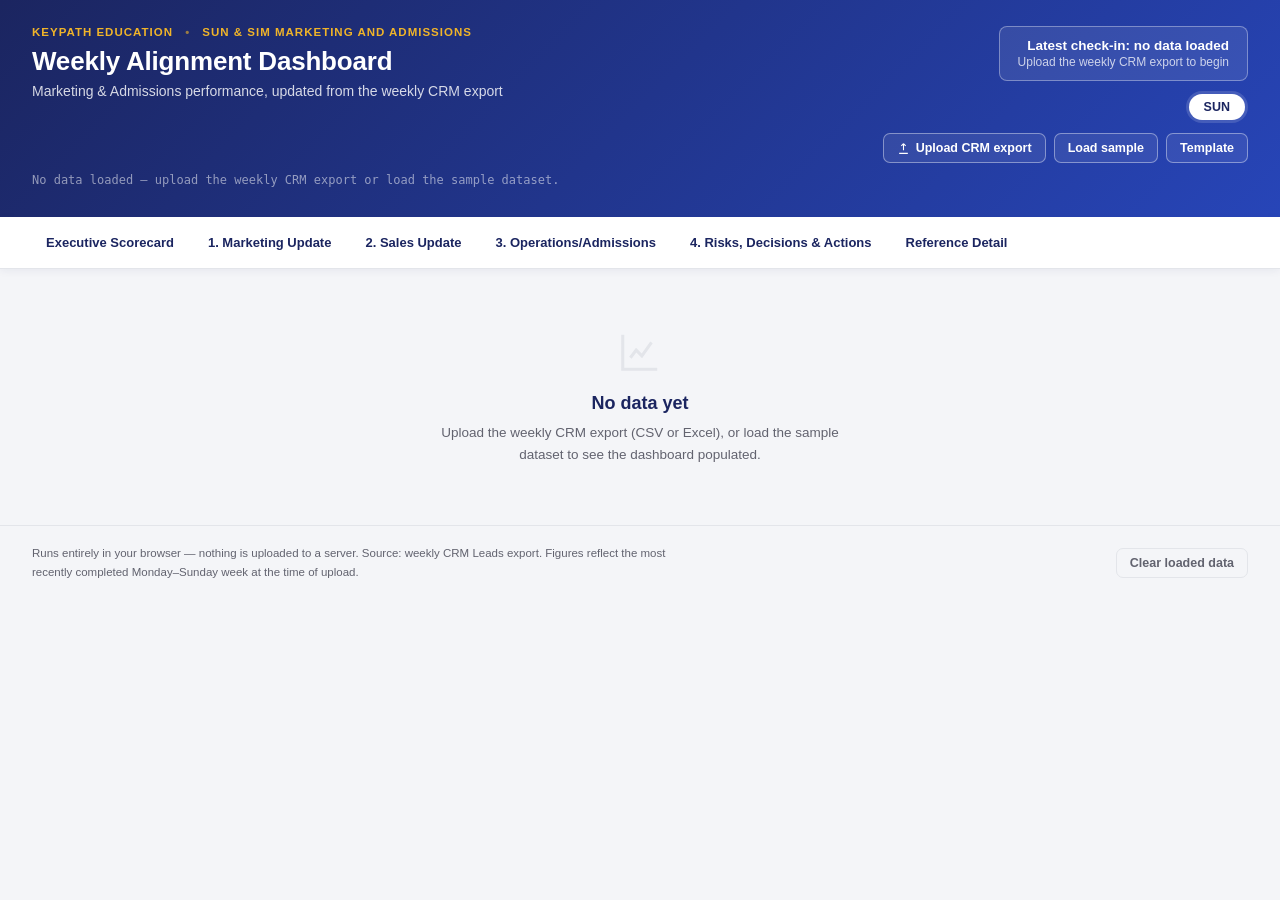
<file: alignmentdashboard.html>
<!DOCTYPE html>
<html lang="en">
<head>
<meta charset="UTF-8">
<meta name="viewport" content="width=device-width, initial-scale=1.0">
<title>SUN / SIM Weekly Alignment Dashboard</title>
<script src="chart.umd.js"></script>
<script src="papaparse.min.js"></script>
<script src="xlsx.full.min.js"></script>
<link rel="stylesheet" href="style.css">
</head>
<body>

<header class="header" id="topHeader">
  <div class="header-inner">
    <div>
      <p class="eyebrow">KEYPATH EDUCATION <span class="dot">&bull;</span> SUN &amp; SIM MARKETING AND ADMISSIONS</p>
      <h1>Weekly Alignment Dashboard</h1>
      <p class="subtitle">Marketing &amp; Admissions performance, updated from the weekly CRM export</p>
    </div>
    <div class="header-right">
      <div class="checkin-box">
        <div class="line1" id="latestCheckinLine">Latest check-in: no data loaded</div>
        <div class="line2" id="latestCheckinSub">Upload the weekly CRM export to begin</div>
      </div>
      <div class="entity-toggle" role="tablist" aria-label="Entity" id="entityToggle">
        <button class="entity-btn active" data-entity="SUN" role="tab" aria-selected="true">SUN</button>
      </div>
      <div class="header-controls">
        <label class="upload-btn">
          <input type="file" id="fileInput" accept=".csv,.xlsx,.xls" hidden>
          <svg width="13" height="13" viewBox="0 0 24 24" fill="none" stroke="currentColor" stroke-width="2"><path d="M12 3v12M12 3l-4 4M12 3l4 4M4 21h16"/></svg>
          Upload CRM export
        </label>
        <button class="ghost-btn" id="sampleBtn">Load sample</button>
        <a class="ghost-btn" id="templateBtn" href="sample_data.csv" download>Template</a>
      </div>
    </div>
  </div>
  <div class="status-bar empty" id="statusBar">No data loaded — upload the weekly CRM export or load the sample dataset.</div>
</header>

<nav class="tabnav-wrap">
  <div class="tabnav" id="tabNav">
    <a class="tab-link" href="#sec-scorecard">Executive Scorecard</a>
    <a class="tab-link" href="#sec-marketing">1. Marketing Update</a>
    <a class="tab-link" href="#sec-sales">2. Sales Update</a>
    <a class="tab-link" href="#sec-ops">3. Operations/Admissions</a>
    <a class="tab-link" href="#sec-risks">4. Risks, Decisions &amp; Actions</a>
    <a class="tab-link" href="#sec-reference">Reference Detail</a>
  </div>
</nav>

<main id="app" class="app hidden">

  <!-- ============ EXECUTIVE SCORECARD ============ -->
  <section class="block" id="sec-scorecard">
    <div class="section-title">
      <h2>Executive Scorecard</h2>
      <span class="meta">5 min &bull; current recruitment term at a glance</span>
    </div>
    <div class="score-row" id="execScorecard"></div>
  </section>

  <!-- ============ 1. MARKETING UPDATE ============ -->
  <section class="block">
    <div class="numbered-banner">
      <div class="left"><span class="badge">1</span><span class="title">Marketing Update</span></div>
      <span class="sub">10 min &bull; last week's lead volume, channels, intelligence &amp; risks</span>
    </div>
  </section>

  <section class="block" id="sec-marketing">
    <div class="section-title">
      <h2>Lead Volume &amp; Channel Performance</h2>
      <span class="meta" id="marketingWeekLabel">Last complete week</span>
    </div>
    <div class="kpi-row" id="kpiRow" aria-label="Key metrics"></div>
    <div class="panel" style="margin-top:16px;">
      <div class="panel-head"><h3>Weekly Leads Trend by Channel</h3></div>
      <div class="chart-wrap"><canvas id="chartChannel"></canvas></div>
    </div>
    <div class="two-col" style="margin-top:16px;">
      <div class="panel">
        <div class="panel-head"><h3>Share of Leads by Channel</h3><span class="panel-sub">Latest complete week</span></div>
        <div class="chart-wrap"><canvas id="chartDonut"></canvas></div>
      </div>
      <div class="panel">
        <div class="panel-head"><h3>Channel Totals</h3></div>
        <div class="table-wrap">
          <table id="channelTable">
            <thead><tr><th>Channel</th><th>Leads</th><th>Share</th></tr></thead>
            <tbody id="channelTableBody"></tbody>
          </table>
        </div>
      </div>
    </div>
    <div class="two-col" style="margin-top:16px;">
      <div class="block decision-box" style="margin:0;">
        <div class="eyebrow2">Market Intelligence &amp; Risks</div>
        <textarea id="marketingIntelNote" placeholder="What's happening in market, competitor moves, channel risks, anything the team should know before discussing performance."></textarea>
        <div class="hint">Saved locally in this browser.</div>
      </div>
      <div class="block decision-box" style="margin:0;">
        <div class="eyebrow2">Weekly Focus</div>
        <textarea id="marketingFocusNote" placeholder="This week's marketing focus or call-out."></textarea>
        <div class="hint">Saved locally in this browser.</div>
      </div>
    </div>
  </section>

  <!-- ============ 2. SALES UPDATE ============ -->
  <section class="block">
    <div class="numbered-banner">
      <div class="left"><span class="badge">2</span><span class="title">Sales Update</span></div>
      <span class="sub">15 min &bull; productivity, conversion, coaching &amp; pipeline movement</span>
    </div>
  </section>

  <section class="block" id="sec-sales">
    <div class="section-title">
      <h2>Productivity &amp; Conversion</h2>
      <span class="meta">Latest complete week &bull; click a column to sort</span>
    </div>
    <div class="panel">
      <div class="table-wrap">
        <table id="advisorTable">
          <thead>
            <tr>
              <th data-key="name">Advisor</th>
              <th data-key="Contacts">Contacts</th>
              <th data-key="ICs">ICs</th>
              <th data-key="cicRate">C&rarr;IC</th>
              <th data-key="ECs">ECs</th>
              <th data-key="icecRate">IC&rarr;EC</th>
              <th data-key="Apps">Apps</th>
              <th data-key="ecappRate">EC&rarr;App</th>
            </tr>
          </thead>
          <tbody id="advisorTableBody"></tbody>
        </table>
      </div>
    </div>
    <div class="two-col" style="margin-top:16px;">
      <div class="panel">
        <div class="panel-head"><h3>Pipeline Movement</h3><span class="panel-sub" id="funnelWeekLabel">Latest complete week</span></div>
        <div class="funnel-viz" id="funnelViz"></div>
      </div>
      <div class="panel">
        <div class="panel-head"><h3>Conversion Rates Over Time</h3></div>
        <div class="chart-wrap"><canvas id="chartRates"></canvas></div>
      </div>
    </div>
    <div class="two-col" style="margin-top:16px;">
      <div class="block decision-box" style="margin:0;">
        <div class="eyebrow2">Coaching Insights</div>
        <textarea id="salesCoachingNote" placeholder="Coaching themes, individual advisor notes, what's working / not working in calls."></textarea>
        <div class="hint">Saved locally in this browser.</div>
      </div>
      <div class="block decision-box" style="margin:0;">
        <div class="eyebrow2">Weekly Focus</div>
        <textarea id="salesFocusNote" placeholder="This week's sales/admissions focus or call-out."></textarea>
        <div class="hint">Saved locally in this browser.</div>
      </div>
    </div>
  </section>

  <!-- ============ 3. OPERATIONS / ADMISSIONS ============ -->
  <section class="block">
    <div class="numbered-banner">
      <div class="left"><span class="badge">3</span><span class="title">Operations / Admissions</span></div>
      <span class="sub">10 min &bull; processing capacity, turnaround times &amp; bottlenecks</span>
    </div>
  </section>

  <section class="block" id="sec-ops">
    <div class="section-title">
      <h2>Processing Capacity &amp; Turnaround</h2>
      <span class="meta">Open leads by stage &bull; average days between stages</span>
    </div>
    <div class="two-col">
      <div class="panel">
        <div class="panel-head"><h3>Backlog by Stage</h3><span class="panel-sub">Open leads currently waiting</span></div>
        <div id="backlogRow"></div>
      </div>
      <div class="panel">
        <div class="panel-head"><h3>Average Turnaround Time</h3></div>
        <div class="kpi-row" id="turnaroundRow" style="grid-template-columns:1fr;gap:10px;"></div>
      </div>
    </div>
    <div class="block decision-box" style="margin-top:16px;">
      <div class="eyebrow2">Operations Notes</div>
      <textarea id="opsNote" placeholder="Processing capacity issues, staffing constraints, enrolment bottlenecks."></textarea>
      <div class="hint">Saved locally in this browser.</div>
    </div>
  </section>

  <!-- ============ 4. RISKS, DECISIONS & ACTIONS ============ -->
  <section class="block">
    <div class="numbered-banner">
      <div class="left"><span class="badge">4</span><span class="title">Risks, Decisions &amp; Actions</span></div>
      <span class="sub">10&ndash;15 min &bull; cross-functional issues, decisions, owners &amp; deadlines</span>
    </div>
  </section>

  <section class="block" id="sec-risks">
    <div class="section-title">
      <h2>Risks, Decisions &amp; Actions Log</h2>
      <span class="meta">Saved locally in this browser</span>
    </div>
    <div class="panel">
      <div class="table-wrap">
        <table id="actionsTable">
          <thead><tr><th>Item</th><th>Type</th><th>Owner</th><th>Deadline</th><th>Status</th><th></th></tr></thead>
          <tbody id="actionsTableBody"></tbody>
        </table>
      </div>
      <button class="ghost-btn" id="addActionRow" style="margin-top:12px;border-color:var(--line);color:var(--navy);background:transparent;">+ Add row</button>
    </div>
  </section>

  <!-- ============ REFERENCE DETAIL ============ -->
  <section class="block">
    <div class="numbered-banner" style="background:var(--ink-soft);">
      <div class="left"><span class="badge" style="background:#fff;">i</span><span class="title">Reference Detail</span></div>
      <span class="sub">Supporting detail, not part of the standing agenda</span>
    </div>
  </section>

  <section class="block" id="sec-reference">
    <div class="section-title">
      <h2>Leads &amp; Applications by Program</h2>
      <span class="meta">Rolled-up totals, weekly</span>
    </div>
    <div class="panel">
      <div class="chart-wrap"><canvas id="chartProgram"></canvas></div>
    </div>

    <div class="section-title" style="margin-top:20px;">
      <h2>Program Detail</h2>
      <span class="meta">Latest complete week &bull; click a column to sort</span>
    </div>
    <div class="panel">
      <div class="table-wrap">
        <table id="programTable">
          <thead>
            <tr>
              <th data-key="name">Program</th>
              <th data-key="Leads">Leads</th>
              <th data-key="Applications">Applications</th>
              <th data-key="rate">Lead-to-App Rate</th>
            </tr>
          </thead>
          <tbody id="programTableBody"></tbody>
        </table>
      </div>
    </div>

    <div class="section-title" style="margin-top:20px;">
      <h2>Term Targets</h2>
      <span class="meta">Start Target &amp; conversion rate are manual — everything else pulls from Planned Term</span>
    </div>
    <div class="term-row" id="termTargetsRow"></div>

    <div class="section-title" style="margin-top:20px;">
      <h2>Traffic Light Analysis</h2>
      <span class="meta">Week-on-week status &bull; RAG</span>
    </div>
    <div class="traffic-legend">
      <span><span class="dot" style="background:var(--good)"></span>Green — healthy</span>
      <span><span class="dot" style="background:var(--amber)"></span>Amber — needs attention</span>
      <span><span class="dot" style="background:var(--bad)"></span>Red — critical</span>
    </div>
    <div class="rag-row" id="ragRow"></div>
  </section>

</main>

<section id="emptyState" class="empty-state">
  <div class="empty-inner">
    <svg width="46" height="46" viewBox="0 0 24 24" fill="none" stroke="currentColor" stroke-width="1.6"><path d="M3 3v18h18M7 15l3-4 3 3 5-7"/></svg>
    <h2>No data yet</h2>
    <p>Upload the weekly CRM export (CSV or Excel), or load the sample dataset to see the dashboard populated.</p>
  </div>
</section>

<footer class="footer">
  <p>Runs entirely in your browser — nothing is uploaded to a server. Source: weekly CRM Leads export. Figures reflect the most recently completed Monday&ndash;Sunday week at the time of upload.</p>
  <button class="ghost-btn" id="clearBtn">Clear loaded data</button>
</footer>

<script src="sample-data.js"></script>
<script src="app.js"></script>
</body>
</html>
</file>
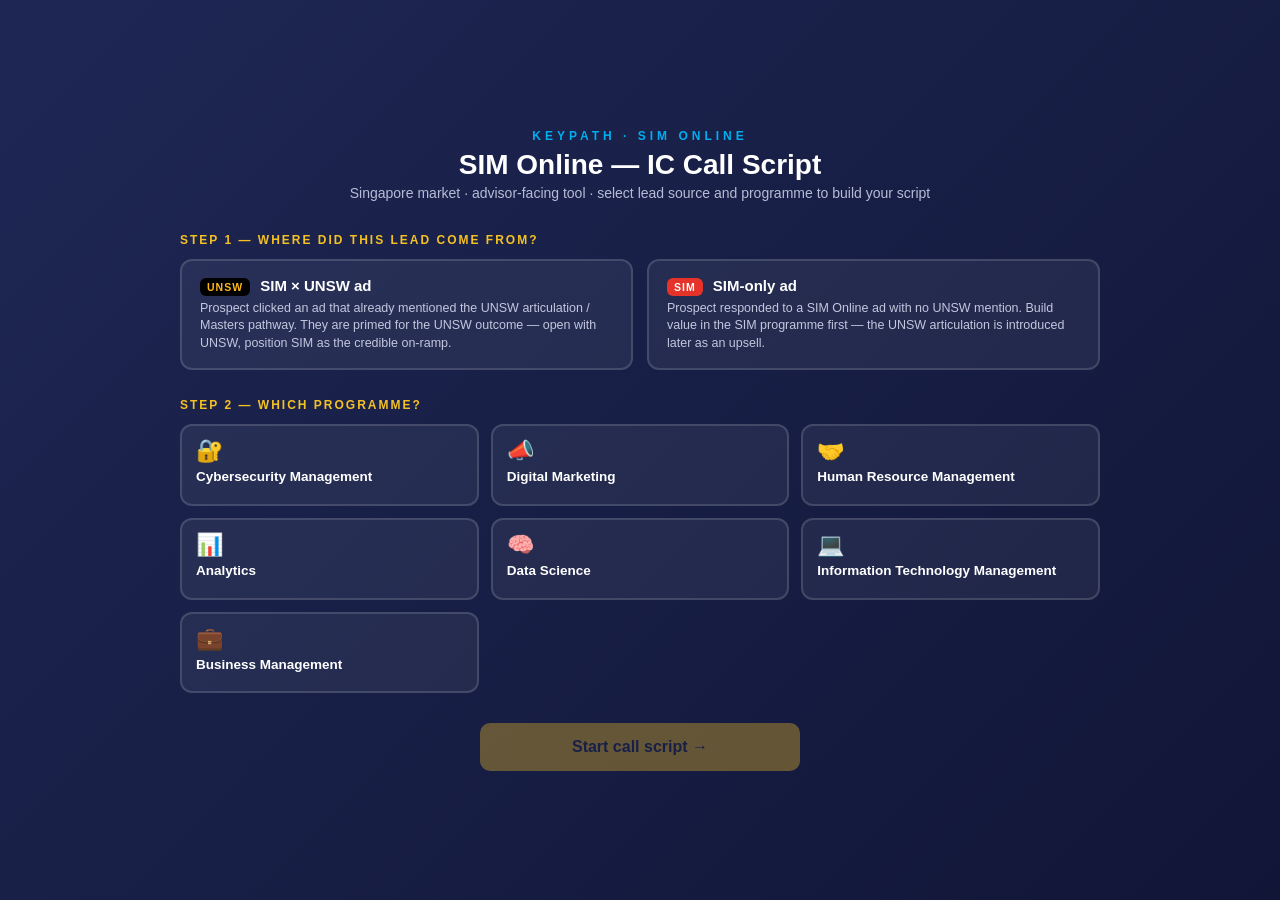
<file: SIM_IC_Call_Script.html>
<!DOCTYPE html>
<html lang="en">
<head>
<meta charset="UTF-8">
<meta name="viewport" content="width=device-width, initial-scale=1.0">
<title>SIM Online × UNSW — IC Call Script</title>
<style>
:root{
  --navy:#1E2754; --cyan:#00AEEF; --yellow:#F5C123; --red:#E63329;
  --navy-t:#2B356B; --ink:#1b2033; --sub:#5a6178; --bg:#f4f5f9; --card:#ffffff;
  --line:#e3e6ef; --unsw:#FFB81C; --unsw-d:#7a5c00;
}
*{box-sizing:border-box;}
body{margin:0;font-family:-apple-system,Segoe UI,Calibri,Arial,sans-serif;background:var(--bg);color:var(--ink);}
a{color:inherit;}
::-webkit-scrollbar{width:8px;} ::-webkit-scrollbar-thumb{background:#c7cbdb;border-radius:4px;}

/* ============ SELECT SCREEN ============ */
#selectScreen{
  position:fixed;inset:0;background:linear-gradient(135deg,var(--navy) 0%,#111637 100%);
  z-index:999;display:flex;flex-direction:column;align-items:center;justify-content:center;
  padding:30px 20px;overflow-y:auto;
}
.sel-wrap{max-width:920px;width:100%;color:#fff;}
.sel-brand{font-size:12px;letter-spacing:4px;color:var(--cyan);font-weight:700;text-align:center;margin-bottom:6px;}
.sel-title{font-size:28px;font-weight:800;text-align:center;margin-bottom:4px;}
.sel-sub{text-align:center;color:#b7bcd6;font-size:14px;margin-bottom:32px;}
.sel-block{margin-bottom:28px;}
.sel-label{font-size:12px;letter-spacing:2px;color:var(--yellow);font-weight:700;margin-bottom:12px;}
.ls-grid{display:grid;grid-template-columns:1fr 1fr;gap:14px;}
.ls-card{background:rgba(255,255,255,.06);border:2px solid rgba(255,255,255,.14);border-radius:12px;padding:16px 18px;cursor:pointer;transition:.15s;}
.ls-card:hover{border-color:var(--cyan);background:rgba(0,174,239,.1);}
.ls-card.active{border-color:var(--cyan);background:rgba(0,174,239,.16);}
.ls-card h4{margin:0 0 4px;font-size:15px;}
.logo-badge{display:inline-flex;align-items:center;justify-content:center;font-weight:800;font-size:10.5px;letter-spacing:1px;border-radius:6px;padding:3px 7px;margin-right:6px;vertical-align:middle;}
.logo-unsw{background:#000;color:var(--unsw);}
.logo-sim{background:var(--red);color:#fff;}
.ls-card p{margin:0;font-size:12.5px;color:#c3c7de;line-height:1.4;}
.prog-grid{display:grid;grid-template-columns:repeat(3,1fr);gap:12px;}
.prog-card{background:rgba(255,255,255,.06);border:2px solid rgba(255,255,255,.14);border-radius:12px;padding:14px;cursor:pointer;transition:.15s;text-align:left;}
.prog-card:hover{border-color:var(--yellow);}
.prog-card.active{border-color:var(--yellow);background:rgba(245,193,35,.14);}
.prog-card .tag{display:inline-block;font-size:9.5px;font-weight:700;letter-spacing:1px;background:var(--navy-t);color:#fff;padding:2px 7px;border-radius:20px;margin-bottom:6px;}
.prog-card h5{margin:0 0 4px;font-size:13.5px;line-height:1.3;}
.prog-icon{font-size:22px;margin-bottom:6px;line-height:1;}
.prog-card .meta{font-size:11px;color:#b7bcd6;}
.sel-start{display:block;width:100%;max-width:320px;margin:30px auto 0;background:var(--yellow);color:var(--navy);border:none;border-radius:10px;padding:15px;font-size:16px;font-weight:800;cursor:pointer;text-align:center;}
.sel-start:disabled{opacity:.35;cursor:not-allowed;}
.sel-start:not(:disabled):hover{background:#ffd450;}

/* ============ LAYOUT ============ */
#app{display:none;}
.layout{display:flex;min-height:100vh;}
.sidebar{
  width:250px;flex-shrink:0;background:var(--navy);color:#fff;position:fixed;top:0;bottom:0;left:0;
  overflow-y:auto;padding:18px 14px 30px;z-index:50;
}
.sb-brand{font-size:11px;letter-spacing:3px;color:var(--cyan);font-weight:700;margin-bottom:2px;}
.sb-title{font-size:15px;font-weight:800;margin-bottom:2px;}
.sb-ctx{font-size:11px;color:#9aa1c2;margin-bottom:16px;line-height:1.4;}
.sb-ctx b{color:var(--yellow);}
.sb-sec-title{font-size:10px;letter-spacing:2px;color:#7d84a8;font-weight:700;margin:16px 0 6px;text-transform:uppercase;}
.sb-nav a{display:block;padding:7px 9px;border-radius:7px;font-size:12.5px;color:#dfe1f0;text-decoration:none;margin-bottom:2px;}
.sb-nav a:hover{background:rgba(255,255,255,.08);}
.sb-obj a{display:block;padding:5px 9px;border-radius:6px;font-size:11.5px;color:#c3c7de;text-decoration:none;margin-bottom:1px;}
.sb-obj a:hover{background:rgba(255,255,255,.08);color:#fff;}
.sb-btn{display:block;width:100%;text-align:left;background:rgba(255,255,255,.08);border:1px solid rgba(255,255,255,.15);color:#fff;padding:9px 10px;border-radius:8px;font-size:12px;cursor:pointer;margin-bottom:6px;}
.sb-btn:hover{background:rgba(255,255,255,.16);}
.sb-switch{margin-top:16px;font-size:11px;color:#8890b3;text-decoration:underline;cursor:pointer;background:none;border:none;padding:0;}

.main{margin-left:250px;flex:1;max-width:900px;padding:26px 34px 90px;}
.top-badges{display:flex;gap:8px;flex-wrap:wrap;margin-bottom:14px;}
.badge{font-size:10.5px;font-weight:700;letter-spacing:.5px;padding:4px 10px;border-radius:20px;}
.badge.ls{background:var(--navy);color:#fff;}
.badge.prog{background:var(--yellow);color:var(--navy);}
.badge.unit{background:#eef0f8;color:var(--sub);}

.legend{font-size:11px;color:var(--sub);background:#eef0f8;border-radius:8px;padding:8px 12px;margin-bottom:20px;}
.sec{margin-bottom:10px;}
.sec-hdr{display:flex;align-items:center;gap:12px;margin-bottom:10px;}
.sec-num{width:30px;height:30px;border-radius:8px;background:var(--navy);color:#fff;display:flex;align-items:center;justify-content:center;font-weight:800;font-size:14px;flex-shrink:0;}
.sec-hdr h2{margin:0;font-size:19px;}
.timing{font-size:11px;color:var(--sub);font-weight:600;}
.card{background:var(--card);border:1px solid var(--line);border-radius:12px;padding:16px 18px;margin-bottom:12px;}
.tog{display:flex;justify-content:space-between;align-items:center;cursor:pointer;padding:2px 0;}
.tog h3{margin:0;font-size:14.5px;}
.chv{transition:.2s;color:var(--sub);}
.tog.closed .chv{transform:rotate(-90deg);}
.tog-body{margin-top:10px;}
.tog-body.closed{display:none;}
.sl{background:#f7f8fc;border-left:3px solid var(--cyan);border-radius:6px;padding:10px 12px;margin:8px 0;}
.sl p{margin:0;font-size:13.5px;line-height:1.55;}
.sl-tip{margin-top:6px;font-size:11px;color:var(--sub);font-style:italic;}
.compliance{background:#fff7e0;border:1px solid #f0d98a;border-radius:8px;padding:10px 12px;margin:10px 0;}
.compliance .lbl{font-size:10.5px;font-weight:700;letter-spacing:1px;color:var(--unsw-d);margin-bottom:4px;}
.compliance p{margin:0;font-size:13px;}
.qb{display:flex;gap:10px;align-items:flex-start;margin-top:10px;}
.ql{width:22px;height:22px;border-radius:6px;background:var(--cyan);color:#fff;font-weight:800;font-size:12px;display:flex;align-items:center;justify-content:center;flex-shrink:0;}
.qt{font-size:14px;font-weight:600;line-height:1.4;padding-top:2px;}
.hint{font-size:11.5px;color:var(--sub);margin-top:8px;}
.sq-grid{display:flex;flex-wrap:wrap;gap:8px;margin-top:6px;}
.sq-btn{background:#fff8e0;border:1px solid var(--yellow);color:#8a6c00;font-size:12px;font-weight:600;padding:7px 12px;border-radius:20px;cursor:pointer;}
.sq-btn.active{background:var(--yellow);color:var(--navy);}
.sq-btn:hover{background:#ffe9a0;}
.sq-ans{display:none;background:#f7f8fc;border-radius:8px;padding:10px 12px;margin-top:8px;}
.sq-ans.show{display:block;}
.sq-l1{font-size:13px;margin-bottom:6px;}
.sq-plbl{font-size:10px;font-weight:700;letter-spacing:1px;color:var(--cyan);}
.sq-probe{font-size:12.5px;color:var(--sub);font-style:italic;margin-top:2px;}
.note{font-size:11.5px;color:var(--red);margin-top:6px;}

.prog-name-slot{color:var(--navy);font-weight:700;}
.unsw-box{border:2px dashed var(--unsw);background:#fffaf0;border-radius:10px;padding:14px 16px;margin:12px 0;}
.unsw-box h5{margin:0 0 6px;font-size:13px;color:var(--unsw-d);letter-spacing:.5px;}
.confirm{background:#ffe4e1;color:#a11313;font-size:11px;font-weight:700;padding:2px 7px;border-radius:5px;}
.usp-list{margin:8px 0 0;padding-left:18px;font-size:13px;line-height:1.6;}
.entry-box{background:#eef0f8;border-radius:8px;padding:10px 12px;margin-top:10px;font-size:13px;}

.divider{border:none;border-top:1px solid var(--line);margin:26px 0;}

/* objections */
.obj-panel{border:1px solid var(--line);border-radius:12px;margin-bottom:14px;overflow:hidden;scroll-margin-top:20px;}
.obj-header{padding:12px 16px;font-weight:700;font-size:14px;cursor:pointer;display:flex;justify-content:space-between;align-items:center;color:#fff;}
.obj-header.navy{background:var(--navy);}
.obj-header.red{background:var(--red);}
.obj-header.teal{background:#0a7ea4;}
.obj-body{padding:14px 16px;display:none;}
.obj-body.show{display:block;}
.obj-row{margin-bottom:10px;}
.obj-label{display:inline-block;font-size:10px;font-weight:800;letter-spacing:1px;padding:2px 8px;border-radius:5px;margin-bottom:4px;}
.obj-label.emp{background:#dbeafe;color:#1d4ed8;}
.obj-label.ref{background:#fef3c7;color:#92400e;}
.obj-label.cls{background:#dcfce7;color:#166534;}
.obj-content{font-size:13px;line-height:1.55;}

.sg-box{background:#e6f7ff;border:1px solid #b3e5fc;border-radius:10px;padding:14px 16px;}
.sg-box h5{margin:0 0 8px;font-size:13px;color:#075985;}
.sg-box ul{margin:0;padding-left:18px;font-size:12.5px;line-height:1.7;}

.checklist{list-style:none;padding:0;margin:0;}
.checklist li{display:flex;align-items:center;gap:10px;padding:9px 0;border-bottom:1px solid var(--line);font-size:13.5px;}
.check-box{width:19px;height:19px;border:2px solid var(--cyan);border-radius:5px;flex-shrink:0;cursor:pointer;}
.check-box.checked{background:var(--cyan);}
.checklist li.done{color:var(--sub);text-decoration:line-through;}

/* sticky notes */
#stickyToggle{position:fixed;right:20px;bottom:20px;background:var(--red);color:#fff;border:none;width:52px;height:52px;border-radius:50%;font-size:20px;cursor:pointer;box-shadow:0 4px 14px rgba(0,0,0,.25);z-index:80;}
#stickyPanel{position:fixed;right:20px;bottom:84px;width:280px;max-height:60vh;background:#fffbe0;border:1px solid #f0d98a;border-radius:12px;box-shadow:0 6px 24px rgba(0,0,0,.2);z-index:80;display:none;flex-direction:column;padding:10px;}
#stickyPanel.show{display:flex;}
#stickyPanel h4{margin:2px 4px 6px;font-size:12.5px;color:#8a6c00;}
#stickyTextarea{flex:1;min-height:200px;resize:vertical;border:none;background:transparent;font-family:inherit;font-size:13px;outline:none;}

/* slide-out reference panels */
.ref-overlay{position:fixed;inset:0;background:rgba(10,12,30,.45);z-index:90;display:none;}
.ref-overlay.show{display:block;}
.ref-panel{position:fixed;top:0;right:0;bottom:0;width:380px;max-width:88vw;background:#fff;z-index:91;transform:translateX(100%);transition:.25s;overflow-y:auto;padding:22px;}
.ref-panel.show{transform:translateX(0);}
.ref-panel h3{margin-top:0;color:var(--navy);}
.ref-close{position:absolute;top:16px;right:16px;background:none;border:none;font-size:20px;cursor:pointer;color:var(--sub);}
.diff-block{margin-bottom:16px;padding-bottom:14px;border-bottom:1px solid var(--line);}
.diff-block h5{margin:0 0 6px;font-size:13px;color:var(--navy);}
.diff-block p,.diff-block li{font-size:12.5px;line-height:1.55;color:#333;}

@media(max-width:880px){
  .sidebar{position:fixed;transform:translateX(-100%);transition:.2s;}
  .sidebar.show{transform:translateX(0);}
  .main{margin-left:0;padding:60px 16px 90px;}
  #mobileMenuBtn{display:flex;}
  .prog-grid{grid-template-columns:1fr 1fr;}
  .ls-grid{grid-template-columns:1fr;}
}
#mobileMenuBtn{display:none;position:fixed;top:14px;left:14px;z-index:60;background:var(--navy);color:#fff;border:none;width:40px;height:40px;border-radius:9px;font-size:18px;}
</style>
</head>
<body>

<!-- ============ SELECT SCREEN ============ -->
<div id="selectScreen">
  <div class="sel-wrap">
    <div class="sel-brand">KEYPATH · SIM ONLINE</div>
    <div class="sel-title">SIM Online — IC Call Script</div>
    <div class="sel-sub">Singapore market · advisor-facing tool · select lead source and programme to build your script</div>

    <div class="sel-block">
      <div class="sel-label">STEP 1 — WHERE DID THIS LEAD COME FROM?</div>
      <div class="ls-grid">
        <div class="ls-card" data-ls="unsw" onclick="selectLS('unsw')">
          <h4><span class="logo-badge logo-unsw">UNSW</span> SIM × UNSW ad</h4>
          <p>Prospect clicked an ad that already mentioned the UNSW articulation / Masters pathway. They are primed for the UNSW outcome — open with UNSW, position SIM as the credible on-ramp.</p>
        </div>
        <div class="ls-card" data-ls="sim" onclick="selectLS('sim')">
          <h4><span class="logo-badge logo-sim">SIM</span> SIM-only ad</h4>
          <p>Prospect responded to a SIM Online ad with no UNSW mention. Build value in the SIM programme first — the UNSW articulation is introduced later as an upsell.</p>
        </div>
      </div>
    </div>

    <div class="sel-block">
      <div class="sel-label">STEP 2 — WHICH PROGRAMME?</div>
      <div class="prog-grid" id="progGrid"></div>
    </div>

    <button class="sel-start" id="startBtn" disabled onclick="startCall()">Start call script →</button>
  </div>
</div>

<!-- ============ APP ============ -->
<div id="app">
<button id="mobileMenuBtn" onclick="document.querySelector('.sidebar').classList.toggle('show')">☰</button>
<div class="layout">

  <div class="sidebar">
    <div class="sb-brand">KEYPATH · SIM ONLINE</div>
    <div class="sb-title">IC Call Script</div>
    <div class="sb-ctx" id="sbCtx"></div>

    <div class="sb-sec-title">Navigate</div>
    <div class="sb-nav">
      <a href="#s1">1 · Opening &amp; Compliance</a>
      <a href="#s2">2 · Discovery</a>
      <a href="#s3">3 · Programme Alignment</a>
      <a href="#s4">4 · Objection Handling</a>
      <a href="#s5">5 · Closing</a>
      <a href="#s6">6 · Checklist</a>
    </div>

    <div class="sb-sec-title">Jump to objection</div>
    <div class="sb-obj">
      <a href="#obj1">SkillsFuture not eligible</a>
      <a href="#obj2">"Isn't a Cert lower than my degree?"</a>
      <a href="#obj3">Why not apply to UNSW directly?</a>
      <a href="#obj4">Employer won't recognise it</a>
      <a href="#obj5">Too expensive</a>
      <a href="#obj6">Need to discuss with family/employer</a>
      <a href="#obj7">Not ready / thinking about it</a>
    </div>

    <div class="sb-sec-title">Reference</div>
    <button class="sb-btn" onclick="openPanel('diff')">📘 Differentiation Guide</button>
    <button class="sb-btn" onclick="openPanel('stats')">📊 Quick Sell Stats</button>

    <button class="sb-switch" onclick="backToSelect()">← Change programme / lead source</button>
  </div>

  <div class="main">
    <div class="top-badges">
      <span class="badge ls" id="badgeLS"></span>
      <span class="badge prog" id="badgeProg"></span>
      <span class="badge unit" id="badgeUnit"></span>
    </div>
    <div class="legend">▾ headings expand/collapse · yellow buttons reveal the prospect's likely answer + a deeper probe · Section 3 and the closing upsell are pre-set to the lead source you chose · tap the 🔴 note button (bottom right) for live call notes</div>

    <!-- S1 -->
    <section class="sec" id="s1">
      <div class="sec-hdr"><div class="sec-num">1</div><div><h2>Opening &amp; Compliance</h2><span class="timing">3–5 minutes</span></div></div>

      <div class="card">
        <div class="tog" onclick="tSub(this)"><h3>Warm greeting &amp; compliance line</h3><span class="chv">▾</span></div>
        <div class="tog-body">
          <div class="sl"><p>Hi [Name], this is [Your Name] calling from SIM Online. How are you today? Thank you so much for taking the time to speak with me.</p><div class="sl-tip">[Tip: use their name early. You are calling into Singapore from Malaysia — speak at a natural, unhurried pace; don't let the cross-border call feel transactional.]</div></div>
          <div class="compliance">
            <div class="lbl">COMPLIANCE — REQUIRED BEFORE PROCEEDING</div>
            <p>"Before we begin, just a quick note that this call may be recorded for training and quality assurance purposes."</p>
          </div>
        </div>
      </div>

      <div class="card ls-block" data-ls="unsw">
        <div class="tog" onclick="tSub(this)"><h3>Opening — SIM × UNSW lead</h3><span class="chv">▾</span></div>
        <div class="tog-body">
          <div class="sl"><p>I can see you were looking into the pathway that leads to a UNSW Master's degree — that's actually one of the most popular routes we offer, so you're in the right place. Before we get into that, I'd love to understand a bit more about what's driving you to look at postgraduate study right now.</p><div class="sl-tip">[Tip: Confirm the UNSW interest immediately — this is why they engaged — but don't over-promise before you've qualified them. The pathway is conditional on GPA and correct unit selection; keep language open ("one of the most popular routes") rather than guaranteed at this stage.]</div></div>
        </div>
      </div>

      <div class="card ls-block" data-ls="sim">
        <div class="tog" onclick="tSub(this)"><h3>Opening — SIM-only lead</h3><span class="chv">▾</span></div>
        <div class="tog-body">
          <div class="sl"><p>I'd love to understand a bit about what you're looking to achieve, and see whether the <span class="prog-name-slot" data-slot="short"></span> could be a good fit for you.</p><div class="sl-tip">[Tip: Do NOT lead with UNSW on this call type. Establish the value of the SIM qualification itself first — the UNSW articulation is a strong closing upsell later, and lands better once they already see value in SIM on its own merits.]</div></div>
        </div>
      </div>
    </section>

    <hr class="divider">

    <!-- S2 -->
    <section class="sec" id="s2">
      <div class="sec-hdr"><div class="sec-num">2</div><div><h2>Discovery — Motivation, End Goal &amp; Skill Gaps</h2><span class="timing">6–8 minutes</span></div></div>

      <div class="card">
        <div class="tog" onclick="tSub(this)"><h3>2A — Motivation: why now?</h3><span class="chv">▾</span></div>
        <div class="tog-body">
          <div class="qb"><div class="ql">Q</div><div class="qt">What's made you start looking into postgraduate study at this point in time?</div></div>
          <div class="hint">→ Tap their answer:</div>
          <div class="sq-grid">
            <button class="sq-btn" onclick="tSQ(this,'m1')">Want a promotion / pay rise</button>
            <button class="sq-btn" onclick="tSQ(this,'m2')">Looking to switch fields</button>
            <button class="sq-btn" onclick="tSQ(this,'m3')">Employer / industry expects it</button>
            <button class="sq-btn" onclick="tSQ(this,'m4')">Personal development / staying relevant</button>
          </div>
          <div class="sq-ans" id="m1"><div class="sq-l1">That makes sense — a recognised postgraduate qualification is often exactly what tips a promotion decision.</div><div class="sq-plbl">DEEPER PROBE</div><div class="sq-probe">What's the specific gap your manager or the role above you is looking for that you don't have on paper yet?</div></div>
          <div class="sq-ans" id="m2"><div class="sq-l1">Got it — a lot of our students are making exactly that kind of move.</div><div class="sq-plbl">DEEPER PROBE</div><div class="sq-probe">What's the field you're moving toward, and what's stopping you from making that move today?</div></div>
          <div class="sq-ans" id="m3"><div class="sq-l1">That's a strong signal — when the market itself is asking for it, it's usually not optional for long.</div><div class="sq-plbl">DEEPER PROBE</div><div class="sq-probe">Is this something your employer would support financially, or are you looking at this independently?</div></div>
          <div class="sq-ans" id="m4"><div class="sq-l1">That's a really practical mindset, especially with how quickly skills requirements are shifting.</div><div class="sq-plbl">DEEPER PROBE</div><div class="sq-probe">Is there a particular skill area you feel you're falling behind on compared to peers in your field?</div></div>
        </div>
      </div>

      <div class="card">
        <div class="tog" onclick="tSub(this)"><h3>2B — Current situation &amp; background</h3><span class="chv">▾</span></div>
        <div class="tog-body">
          <div class="qb"><div class="ql">Q</div><div class="qt">Tell me a little about your current role.</div></div>
          <div class="qb"><div class="ql">Q</div><div class="qt">What's your highest academic qualification so far?</div></div>
          <div class="hint">→ Tap their answer:</div>
          <div class="sq-grid">
            <button class="sq-btn" onclick="tSQ(this,'b1')">Bachelor's degree</button>
            <button class="sq-btn" onclick="tSQ(this,'b2')">Diploma only</button>
            <button class="sq-btn" onclick="tSQ(this,'b3')">Already holds a Master's</button>
          </div>
          <div class="sq-ans" id="b1"><div class="sq-l1">Perfect — that meets the standard entry requirement for this programme.</div><div class="sq-plbl">DEEPER PROBE</div><div class="sq-probe">How many years ago did you complete that, and how closely does your day-to-day work relate to it now?</div></div>
          <div class="sq-ans" id="b2"><div class="sq-l1">Thanks for sharing that. <span class="confirm">CONFIRM</span> whether SIM has a relevant-work-experience entry pathway for Diploma holders before progressing — do not commit to eligibility on the call.</div><div class="sq-plbl">DEEPER PROBE</div><div class="sq-probe">How many years of relevant work experience do you have in this field? That's often the key factor if an alternate entry pathway exists.</div></div>
          <div class="sq-ans" id="b3"><div class="sq-l1">Good to know — this programme is a Graduate Certificate/Diploma level, so it may be better suited as a targeted upskill rather than a full postgraduate journey. Let's talk through what you're actually looking for.</div><div class="sq-plbl">DEEPER PROBE</div><div class="sq-probe">Is there a specific technical gap your Master's didn't cover that you're trying to close?</div></div>
        </div>
      </div>

      <div class="card">
        <div class="tog" onclick="tSub(this)"><h3>2C — End goal: where do they want to be?</h3><span class="chv">▾</span></div>
        <div class="tog-body">
          <div class="qb"><div class="ql">Q</div><div class="qt">In an ideal world, where would you like to be in your career 2–3 years from now?</div></div>
          <div class="hint">→ Tap their answer:</div>
          <div class="sq-grid">
            <button class="sq-btn" onclick="tSQ(this,'e1')">A specific role / title in mind</button>
            <button class="sq-btn" onclick="tSQ(this,'e2')">Not sure yet, exploring options</button>
            <button class="sq-btn" onclick="tSQ(this,'e3')">Wants to eventually pursue a full Master's</button>
          </div>
          <div class="sq-ans" id="e1"><div class="sq-l1">That's a clear target — let's work backwards from there.</div><div class="sq-plbl">DEEPER PROBE</div><div class="sq-probe">What do you think is the single biggest thing standing between you and that role today?</div></div>
          <div class="sq-ans" id="e2"><div class="sq-l1">That's completely fine — a lot of people use a focused qualification like this to test a direction before committing further.</div><div class="sq-plbl">DEEPER PROBE</div><div class="sq-probe">If you had to guess, which area — technical skills, leadership, or a formal qualification on paper — is holding you back the most right now?</div></div>
          <div class="sq-ans" id="e3"><div class="sq-l1">That's great to hear — this is actually exactly what this programme is designed to lead into, at a meaningful cost saving.</div><div class="sq-plbl">DEEPER PROBE</div><div class="sq-probe">Had you already looked into UNSW directly, or is this the first time you're hearing about a pathway option?</div></div>
        </div>
      </div>

      <div class="card">
        <div class="tog" onclick="tSub(this)"><h3>2D — Skill gaps getting in the way</h3><span class="chv">▾</span></div>
        <div class="tog-body">
          <div class="qb"><div class="ql">Q</div><div class="qt">What's the one skill area you feel is holding you back the most right now?</div></div>
          <div class="hint">→ Link their answer to programme learning outcomes:</div>
          <div id="gapMap"></div>
          <div class="note">Skill-gap linkage auto-matches to whichever programme is selected — now includes technical/security, marketing, people/leadership, analytics, data science, IT leadership, and general management.</div>
        </div>
      </div>
    </section>

    <hr class="divider">

    <!-- S3 -->
    <section class="sec" id="s3">
      <div class="sec-hdr"><div class="sec-num">3</div><div><h2>Programme Alignment — <span class="prog-name-slot" data-slot="short"></span></h2><span class="timing">5–7 minutes</span></div></div>

      <div class="card">
        <div class="tog" onclick="tSub(this)"><h3>Programme overview</h3><span class="chv">▾</span></div>
        <div class="tog-body">
          <div class="sl"><p id="progOverview"></p></div>
          <div class="entry-box"><strong>Structure:</strong> <span id="progStructure"></span><br><strong>Entry requirement:</strong> <span id="progEntry"></span></div>
          <ul class="usp-list" id="progUSP"></ul>
        </div>
      </div>

      <div class="card">
        <div class="tog" onclick="tSub(this)"><h3>Grad Cert vs Bachelor's — the level explainer</h3><span class="chv">▾</span></div>
        <div class="tog-body">
          <div class="sl"><p>"I know 4 units over 8 months sounds short compared to your Bachelor's degree — but it's important to understand these sit at a <strong>higher level</strong>, not a lower one. A Graduate Certificate is a <strong>postgraduate</strong> qualification — you actually need a Bachelor's degree just to be admitted into it. It's built to be intensive and specialised, not broad and lengthy like an undergraduate degree. Shorter duration reflects focus, not a lower level of study."</p><div class="sl-tip">[This is one of the most common misunderstandings on SIM calls — prospects assume shorter = lesser. Use this framing proactively in Section 3, before it becomes an objection in Section 4.]</div></div>
        </div>
      </div>

      <div class="unsw-box ls-block" data-ls="unsw">
        <h5>🎯 UNSW ARTICULATION — CONFIRMING THE PATHWAY (lead already interested)</h5>
        <div class="sl"><p>"So to confirm what drew you to us — all six SIM Online postgraduate programmes, including the <span class="prog-name-slot" data-slot="short"></span>, articulate into a UNSW Master's degree. If you complete your units and meet the required GPA, you receive a <strong>20% fee saving</strong> on the UNSW Master's tuition. The specific UNSW Master's programme this leads into is <span id="unswTarget" class="confirm"></span>."</p></div>
        <div class="note">GPA threshold and exact unit-matching rules: <span class="confirm">CONFIRM before quoting</span> — do not state a specific GPA number until verified.</div>
      </div>

      <div class="unsw-box ls-block" data-ls="sim">
        <h5>🎯 UNSW ARTICULATION — THE UPSELL (introduce once SIM value is established)</h5>
        <div class="sl"><p>"One more thing worth mentioning, since it sounds like you're thinking long-term: the <span class="prog-name-slot" data-slot="short"></span> also sits on a pathway into a UNSW Master's degree — UNSW is a well-regarded university globally. If you complete the required units and meet the GPA requirement, you'd receive a <strong>20% fee saving</strong> on the UNSW programme. So this isn't just a standalone certificate — it can be your first step toward a full Master's, at a lower combined cost than enrolling directly."</p></div>
        <div class="note">Only raise this after the prospect shows genuine interest in the SIM programme itself — introducing it too early undercuts the standalone value of SIM. GPA threshold and exact UNSW programme mapping: <span class="confirm">CONFIRM before quoting</span>.</div>
      </div>
    </section>

    <hr class="divider">

    <!-- S4 -->
    <section class="sec" id="s4">
      <div class="sec-hdr"><div class="sec-num">4</div><div><h2>Objection Handling</h2><span class="timing">as needed</span></div></div>

      <div class="obj-panel" id="obj1">
        <div class="obj-header red" onclick="tObj(this)">⚠ "Isn't this eligible for SkillsFuture Credit?"</div>
        <div class="obj-body">
          <div class="obj-row"><div class="obj-label emp">EMPATHISE</div><div class="obj-content">"That's a fair question — a lot of people ask that, since SkillsFuture Credit covers so many courses in Singapore."</div></div>
          <div class="obj-row"><div class="obj-label ref">REFRAME</div><div class="obj-content">Be upfront and honest: these SIM Online postgraduate programmes are <strong>not</strong> SkillsFuture Credit-eligible. Do not dodge this — it damages trust if discovered later. Instead, pivot immediately to a value/ROI sell: this is a postgraduate-level qualification with a direct pathway to a UNSW Master's, not a short CET course. The comparison isn't "cheap SkillsFuture course vs. this" — it's "career-level qualification investment vs. course-level top-up."</div></div>
          <div class="obj-row"><div class="obj-label cls">CLOSE</div><div class="obj-content">"I want to be upfront with you — this particular programme isn't SkillsFuture Credit-eligible, since it's positioned at postgraduate level rather than as a short course. What I'd rather focus on is the actual outcome: this directly leads toward a UNSW Master's at a 20% saving, and that's a very different return than a subsidised short course. Does your employer have a training or L&amp;D budget that could support this instead? <span class="confirm">CONFIRM</span> current employer co-funding / instalment options available before offering specifics."</div></div>
        </div>
      </div>

      <div class="obj-panel" id="obj2">
        <div class="obj-header navy" onclick="tObj(this)">⚠ "Isn't a Certificate lower than my Bachelor's degree?"</div>
        <div class="obj-body">
          <div class="obj-row"><div class="obj-label emp">EMPATHISE</div><div class="obj-content">"That's a really common assumption, so I'm glad you asked directly."</div></div>
          <div class="obj-row"><div class="obj-label ref">REFRAME</div><div class="obj-content">Explain clearly: a Graduate Certificate is a <strong>postgraduate</strong> qualification. You need a Bachelor's degree to even be admitted — it sits above your existing degree, not below it. The shorter duration (4 units / 8 months) reflects that it's focused and specialised, not that it's a lower academic level.</div></div>
          <div class="obj-row"><div class="obj-label cls">CLOSE</div><div class="obj-content">"To be really clear — this is a postgraduate qualification that builds on top of your Bachelor's degree, not a step below it. Think of it as a focused, intensive layer on top of what you already have, specifically in [<span class="prog-name-slot" data-slot="short"></span>]. Does that change how you're thinking about it?"</div></div>
        </div>
      </div>

      <div class="obj-panel" id="obj3">
        <div class="obj-header teal" onclick="tObj(this)">⚠ "Why not just apply to UNSW directly?"</div>
        <div class="obj-body">
          <div class="obj-row"><div class="obj-label emp">EMPATHISE</div><div class="obj-content">"That's a smart question to ask before committing to anything."</div></div>
          <div class="obj-row"><div class="obj-label ref">REFRAME</div><div class="obj-content">Position SIM as the lower-cost, lower-risk on-ramp: the SIM units are more affordable per-unit than jumping straight into a UNSW Master's, the articulation carries a 20% fee saving on the UNSW tuition once GPA/unit requirements are met, and studying with SIM first lets the prospect test postgraduate study (workload, format) before committing to the full Master's cost and duration.</div></div>
          <div class="obj-row"><div class="obj-label cls">CLOSE</div><div class="obj-content">"You certainly could apply directly — but most people find it's a bigger financial and time commitment to jump straight in. Starting with SIM lets you build toward it in smaller, more affordable steps, and if you meet the GPA and unit requirements, you actually pay 20% less for the UNSW Master's than if you'd applied directly. It's the same destination, with a more manageable and cost-effective route there."</div></div>
        </div>
      </div>

      <div class="obj-panel" id="obj4">
        <div class="obj-header navy" onclick="tObj(this)">⚠ "Will my employer recognise an online certificate?"</div>
        <div class="obj-body">
          <div class="obj-row"><div class="obj-label emp">EMPATHISE</div><div class="obj-content">"That's an important thing to think through, especially if you're doing this for career progression."</div></div>
          <div class="obj-row"><div class="obj-label ref">REFRAME</div><div class="obj-content">SIM is a long-established professional education institution in Singapore with strong local brand recognition; the qualification is delivered online but the award itself is not a "MOOC-style" credential — it's a formal postgraduate qualification. <span class="confirm">CONFIRM</span> current SIM accreditation/EduTrust status and any employer-recognition proof points (e.g. named employer partnerships) before quoting specifics on the call.</div></div>
          <div class="obj-row"><div class="obj-label cls">CLOSE</div><div class="obj-content">"SIM has been a trusted name in professional education in Singapore for decades — this isn't an informal online course, it's a formally recognised postgraduate qualification, just delivered in a flexible e-learning format so you can study around your job. Is there a specific concern your employer has raised, or is this more of a general question?"</div></div>
        </div>
      </div>

      <div class="obj-panel" id="obj5">
        <div class="obj-header red" onclick="tObj(this)">⚠ "This feels expensive for just 4 units"</div>
        <div class="obj-body">
          <div class="obj-row"><div class="obj-label emp">EMPATHISE</div><div class="obj-content">"I completely understand — it's a real financial decision, and it's right to weigh it carefully."</div></div>
          <div class="obj-row"><div class="obj-label ref">REFRAME</div><div class="obj-content">Shift away from a per-unit or per-month cost comparison (which invites comparison to cheap SkillsFuture-subsidised courses) and toward outcome-based framing: career progression value, the postgraduate qualification level, and — if relevant — the discounted combined cost of the UNSW pathway versus applying to UNSW directly.</div></div>
          <div class="obj-row"><div class="obj-label cls">CLOSE</div><div class="obj-content">"I hear you — and I'd rather you make this decision based on the outcome than the sticker price. If we look at where this could take you — [reflect back their Section 2 end-goal] — plus the fact that this can lead into a UNSW Master's at 20% less than applying directly, does the value start to look different? Also worth asking — does your company have a training budget you could tap into for this?"</div></div>
        </div>
      </div>

      <div class="obj-panel" id="obj6">
        <div class="obj-header teal" onclick="tObj(this)">⚠ "I need to discuss this with my spouse / employer"</div>
        <div class="obj-body">
          <div class="obj-row"><div class="obj-label emp">EMPATHISE</div><div class="obj-content">"Of course — that's a completely reasonable thing to want to do before committing."</div></div>
          <div class="obj-row"><div class="obj-label ref">REFRAME</div><div class="obj-content">Don't push for an immediate close. Equip them for that conversation and set a concrete follow-up time.</div></div>
          <div class="obj-row"><div class="obj-label cls">CLOSE</div><div class="obj-content">"That makes complete sense. Is there anything specific — the time commitment, the cost, or the career outcome — that I can help you prepare for that conversation? And shall we pencil in a call for [specific day] once you've had a chance to talk it through?"</div></div>
        </div>
      </div>

      <div class="obj-panel" id="obj7">
        <div class="obj-header navy" onclick="tObj(this)">⚠ "I need some time to think about it"</div>
        <div class="obj-body">
          <div class="obj-row"><div class="obj-label emp">EMPATHISE</div><div class="obj-content">"Absolutely, this is a meaningful decision and it's good that you're not rushing into it."</div></div>
          <div class="obj-row"><div class="obj-label ref">REFRAME</div><div class="obj-content">Uncover what's really behind the hesitation — "thinking about it" is often a proxy for cost, confidence, or an unresolved objection above. Ask a direct, non-pushy diagnostic question.</div></div>
          <div class="obj-row"><div class="obj-label cls">CLOSE</div><div class="obj-content">"Totally understand. Just so I can help you properly — is there something specific giving you pause, whether it's the cost, the time commitment, or something else? And in the meantime, let me send you the Express of Interest link on WhatsApp now so you have all the details in front of you while you decide."</div></div>
        </div>
      </div>
    </section>

    <hr class="divider">

    <!-- S5 -->
    <section class="sec" id="s5">
      <div class="sec-hdr"><div class="sec-num">5</div><div><h2>Closing &amp; Next Steps</h2><span class="timing">3–5 minutes</span></div></div>

      <div class="card">
        <div class="tog" onclick="tSub(this)"><h3>Intent to enrol question</h3><span class="chv">▾</span></div>
        <div class="tog-body">
          <div class="qb"><div class="ql">Q</div><div class="qt">Based on everything we've covered, how are you feeling about moving forward with the <span class="prog-name-slot" data-slot="short"></span>?</div></div>
          <div class="hint">→ Route the call based on their answer:</div>
          <div class="sq-grid">
            <button class="sq-btn" onclick="tSQ(this,'c1')">✅ Yes, ready to proceed</button>
            <button class="sq-btn" onclick="tSQ(this,'c2')">🤔 Unsure / needs time</button>
            <button class="sq-btn" onclick="tSQ(this,'c3')">❌ Not interested right now</button>
          </div>
          <div class="sq-ans" id="c1"><div class="sq-l1"><strong>Capture Intent to Enrol as "High" in CRM before ending the call — this is mandatory and directly predicts EC completion.</strong> Send the Express of Interest (EC) link via WhatsApp <em>during</em> the call, not after. Agree a specific completion date/time before hanging up.</div><div class="sq-plbl">SIM-ONLY LEADS ONLY — UPSELL CLOSE</div><div class="sq-probe">"Since you're moving forward — would it be worth structuring your units now so you're on track for the UNSW pathway from day one? It costs nothing extra to plan for it, and it means you won't need to adjust course later."</div></div>
          <div class="sq-ans" id="c2"><div class="sq-l1">Identify and address the specific hesitation using the relevant objection card in Section 4. Capture Intent as "Medium" and agree a specific follow-up date. Send the EC link on WhatsApp regardless so they have the details while they decide.</div></div>
          <div class="sq-ans" id="c3"><div class="sq-l1">Capture Intent as "Low" and the reason in CRM. Thank them for their time genuinely — leave the door open for re-engagement. Do not push further; a respectful close preserves the relationship for future re-contact.</div></div>
        </div>
      </div>

      <div class="sg-box">
        <h5>Singapore market tips</h5>
        <ul>
          <li><strong>SkillsFuture is the elephant in the room</strong> — assume most prospects will ask about it. Lead with honesty and pivot to value/ROI immediately (see Objection 1). Do not let this surface as a surprise late in the call.</li>
          <li><strong>Grad Cert vs. Bachelor's confusion</strong> is your other top misunderstanding — proactively explain the postgraduate level in Section 3, don't wait for it to become an objection.</li>
          <li><strong>Employer L&amp;D budgets</strong> are common in the Singapore corporate market — always ask whether the prospect's company has a training budget or sponsors postgraduate study.</li>
          <li><strong>WhatsApp is still the fastest way to re-engage</strong> a Singaporean lead — send the EC link during the call, and use WhatsApp (not email) for follow-up.</li>
          <li><strong>Competitor awareness:</strong> prospects may be comparing against SMU Academy, NUS SCALE, or NTU professional programmes. <span class="confirm">CONFIRM</span> current positioning/differentiators against each before using them by name on calls.</li>
          <li>Cross-border call: speak clearly, avoid Malaysia-specific references (PTPTN, HRD Corp, RON95 do not apply to a Singapore-based prospect).</li>
        </ul>
      </div>
    </section>

    <hr class="divider">

    <!-- S6 -->
    <section class="sec" id="s6">
      <div class="sec-hdr"><div class="sec-num">6</div><div><h2>Quick Reference — Call Checklist</h2><span class="timing">tick off as you go</span></div></div>
      <ul class="checklist" id="checklist">
        <li><div class="check-box" onclick="toggleCheck(this)"></div> Compliance recording line stated</li>
        <li><div class="check-box" onclick="toggleCheck(this)"></div> Opening matched to correct lead source (SIM×UNSW vs SIM-only)</li>
        <li><div class="check-box" onclick="toggleCheck(this)"></div> Motivation, background &amp; end-goal explored (Section 2)</li>
        <li><div class="check-box" onclick="toggleCheck(this)"></div> Grad Cert vs Bachelor's level explained proactively</li>
        <li><div class="check-box" onclick="toggleCheck(this)"></div> UNSW articulation positioned correctly for lead source (confirm vs. upsell)</li>
        <li><div class="check-box" onclick="toggleCheck(this)"></div> SkillsFuture ineligibility addressed honestly if raised</li>
        <li><div class="check-box" onclick="toggleCheck(this)"></div> Objections handled using Empathise → Reframe → Close</li>
        <li><div class="check-box" onclick="toggleCheck(this)"></div> Intent to Enrol captured in CRM (mandatory)</li>
        <li><div class="check-box" onclick="toggleCheck(this)"></div> EC link sent via WhatsApp during the call</li>
        <li><div class="check-box" onclick="toggleCheck(this)"></div> Specific follow-up date/time agreed before hanging up</li>
      </ul>
    </section>

  </div>
</div>
</div>

<!-- Sticky notes -->
<button id="stickyToggle" onclick="document.getElementById('stickyPanel').classList.toggle('show')">📝</button>
<div id="stickyPanel">
  <h4>Live call notes</h4>
  <textarea id="stickyTextarea" placeholder="Jot notes during the call — saved automatically on this device..."></textarea>
</div>

<!-- Reference panels -->
<div class="ref-overlay" id="refOverlay" onclick="closePanel()"></div>
<div class="ref-panel" id="panel-diff">
  <button class="ref-close" onclick="closePanel()">✕</button>
  <h3>Differentiation Guide</h3>
  <div class="diff-block"><h5>Graduate Certificate vs. Bachelor's degree</h5><p>A Graduate Certificate/Diploma is a <strong>postgraduate</strong> qualification — a Bachelor's degree is required for entry. It sits above the Bachelor's, not below it. Shorter duration reflects a focused, specialised curriculum rather than a lower academic level.</p></div>
  <div class="diff-block"><h5>Why SIM, not SkillsFuture-subsidised courses</h5><p>SIM Online programmes are formal postgraduate qualifications with an articulation pathway to a UNSW Master's — a different category to a short subsidised CET course. Sell on career/qualification outcome, not on funding availability.</p></div>
  <div class="diff-block"><h5>Why articulate via SIM rather than apply to UNSW directly</h5><p>Lower per-unit cost while building toward the same outcome; 20% fee saving on the UNSW Master's once GPA and unit requirements are met; a lower-risk way to test postgraduate study format and workload first.</p></div>
  <div class="diff-block"><h5>SIM vs. local competitors</h5><p><span class="confirm">CONFIRM</span> current comparative positioning against SMU Academy, NUS SCALE, and NTU professional/continuing-education programmes before using on live calls.</p></div>
  <div class="diff-block"><h5>Lead source framing, at a glance</h5><p><strong>SIM × UNSW ad:</strong> confirm the UNSW pathway early, qualify GPA/units, keep language conditional.<br><strong>SIM-only ad:</strong> build SIM value first, introduce UNSW as an upsell once genuine interest is shown.</p></div>
</div>
<div class="ref-panel" id="panel-stats">
  <button class="ref-close" onclick="closePanel()">✕</button>
  <h3>Quick Sell Stats</h3>
  <div class="diff-block"><h5>Institutional credibility</h5><p>SIM is a long-established professional education institution in Singapore. <span class="confirm">CONFIRM</span> current founding year, student numbers, and accreditation/EduTrust status for precise figures to quote.</p></div>
  <div class="diff-block"><h5>UNSW</h5><p>UNSW Sydney is a major Australian research university. <span class="confirm">CONFIRM</span> current global/QS ranking figures before quoting a specific rank on calls — rankings change year to year.</p></div>
  <div class="diff-block"><h5>Articulation pathway</h5><p>All 6 SIM Online postgraduate programmes articulate to a UNSW Master's with a 20% fee saving, subject to GPA and correct unit selection. <span class="confirm">CONFIRM</span> exact GPA threshold and the specific UNSW Master's mapped to each SIM programme before quoting.</p></div>
  <div class="diff-block"><h5>Outcomes / alumni data</h5><p><span class="confirm">CONFIRM</span> — no verified employment outcome, salary uplift, or alumni statistics are loaded yet. Do not cite figures until provided.</p></div>
</div>

<script>
const PROGRAMMES = [
  {id:'cyber', short:'Cybersecurity Management', name:'Graduate Certificate in Cybersecurity Management', units:4, months:8, icon:'🔐',
    overview:"A focused postgraduate qualification addressing one of Singapore's most in-demand skill areas — cyber and information security governance, risk and management.",
    entry:"Bachelor's degree (any discipline) from a recognised institution. <span class=\"confirm\">CONFIRM</span> relevant work-experience pathway for non-degree holders.",
    usp:["Targets a persistent, high-demand skills gap in the Singapore market","Delivered 100% online — study around a full-time role","Stackable toward the UNSW Master's articulation pathway"],
    unswTarget:"CONFIRM UNSW MASTERS MAPPING (e.g. Master of IT / Master of Cyber Security)",
    gap:"Technical / security skills"},
  {id:'digmkt', short:'Digital Marketing', name:'Graduate Certificate in Digital Marketing', units:4, months:8, icon:'📣',
    overview:"A focused postgraduate qualification covering modern digital marketing strategy, channels, and analytics.",
    entry:"Bachelor's degree (any discipline) from a recognised institution. <span class=\"confirm\">CONFIRM</span> relevant work-experience pathway for non-degree holders.",
    usp:["Practical, channel-relevant curriculum for a fast-moving discipline","Delivered 100% online — study around a full-time role","Stackable toward the UNSW Master's articulation pathway"],
    unswTarget:"CONFIRM UNSW MASTERS MAPPING (e.g. Master of Marketing / Master of Commerce)",
    gap:"Marketing / commercial skills"},
  {id:'hr', short:'Human Resource Management', name:'Graduate Certificate in Human Resource Management', units:4, months:8, icon:'🤝',
    overview:"A focused postgraduate qualification in modern HR practice — talent, performance, and organisational management.",
    entry:"Bachelor's degree (any discipline) from a recognised institution. <span class=\"confirm\">CONFIRM</span> relevant work-experience pathway for non-degree holders.",
    usp:["Directly relevant for HR practitioners moving into strategic / leadership HR roles","Delivered 100% online — study around a full-time role","Stackable toward the UNSW Master's articulation pathway"],
    unswTarget:"CONFIRM UNSW MASTERS MAPPING (e.g. Master of HR Management / Master of Commerce)",
    gap:"People / leadership skills"},
  {id:'analytics', short:'Analytics', name:'Graduate Certificate in Analytics', units:4, months:8, icon:'📊',
    overview:"A focused postgraduate qualification building practical data and business analytics capability.",
    entry:"Bachelor's degree (any discipline) from a recognised institution. <span class=\"confirm\">CONFIRM</span> relevant work-experience pathway / quantitative-background expectations for non-degree holders.",
    usp:["Addresses one of the fastest-growing skill demands across every industry","Delivered 100% online — study around a full-time role","Stackable toward the UNSW Master's articulation pathway"],
    unswTarget:"CONFIRM UNSW MASTERS MAPPING (e.g. Master of Data Science &amp; Decisions / Master of Business Analytics)",
    gap:"Data / analytical skills"},
  {id:'datasci', short:'Data Science', name:'Graduate Certificate in Data Science', units:4, months:8, icon:'🧠',
    overview:"A focused postgraduate qualification building hands-on data science capability — statistical methods, machine learning fundamentals, and applied data-driven problem solving.",
    entry:"Bachelor's degree (any discipline) from a recognised institution. <span class=\"confirm\">CONFIRM</span> relevant quantitative-background expectations / work-experience pathway for non-degree holders.",
    usp:["Covers core data science methods distinct from the broader Analytics programme's business-analytics focus","Delivered 100% online — study around a full-time role","Stackable toward the UNSW Master's articulation pathway"],
    unswTarget:"CONFIRM UNSW MASTERS MAPPING (e.g. Master of Data Science &amp; Decisions / Master of Data Science)",
    gap:"Data science / technical modelling skills"},
  {id:'itm', short:'Information Technology Management', name:'Graduate Certificate in Information Technology Management', units:4, months:8, icon:'💻',
    overview:"A focused postgraduate qualification in IT strategy, governance, and management for professionals moving into IT leadership.",
    entry:"Bachelor's degree (any discipline) from a recognised institution. <span class=\"confirm\">CONFIRM</span> relevant work-experience pathway for non-degree holders.",
    usp:["Suited to technical professionals moving into IT management/leadership","Delivered 100% online — study around a full-time role","Stackable toward the UNSW Master's articulation pathway"],
    unswTarget:"CONFIRM UNSW MASTERS MAPPING (e.g. Master of IT / Master of IT Management)",
    gap:"IT leadership / management skills"},
  {id:'busmgmt', short:'Business Management', name:'Graduate Diploma in Business Management', units:8, months:16, icon:'💼',
    overview:"A broader postgraduate qualification (8 units / 16 months) covering core business management disciplines — ideal for those seeking a more comprehensive step toward a full Master's.",
    entry:"Bachelor's degree (any discipline) from a recognised institution. <span class=\"confirm\">CONFIRM</span> relevant work-experience pathway for non-degree holders.",
    usp:["Broader curriculum than the 4-unit Graduate Certificates — a bigger step toward the UNSW Master's","Delivered 100% online — study around a full-time role","Strong fit for prospects who already know they want the full Master's outcome"],
    unswTarget:"CONFIRM UNSW MASTERS MAPPING (e.g. Master of Business Administration / Master of Commerce / Master of Management)",
    gap:"General management / leadership skills"},
];

let selectedLS = null, selectedProg = null;

function renderProgGrid(){
  const grid = document.getElementById('progGrid');
  grid.innerHTML = PROGRAMMES.map(p => `
    <div class="prog-card" data-prog="${p.id}" onclick="selectProg('${p.id}')">
      <div class="prog-icon">${p.icon}</div>
      <h5>${p.short}</h5>
    </div>`).join('');
}
renderProgGrid();

function selectLS(ls){
  selectedLS = ls;
  document.querySelectorAll('.ls-card').forEach(c => c.classList.toggle('active', c.dataset.ls===ls));
  checkReady();
}
function selectProg(id){
  selectedProg = id;
  document.querySelectorAll('.prog-card').forEach(c => c.classList.toggle('active', c.dataset.prog===id));
  checkReady();
}
function checkReady(){
  document.getElementById('startBtn').disabled = !(selectedLS && selectedProg);
}

function startCall(){
  const p = PROGRAMMES.find(x => x.id===selectedProg);
  document.getElementById('selectScreen').style.display = 'none';
  document.getElementById('app').style.display = 'block';
  document.body.classList.add('ls-'+selectedLS);

  document.querySelectorAll('.prog-name-slot').forEach(el=>{
    el.textContent = el.dataset.slot==='short' ? p.short : p.name;
  });
  document.getElementById('progOverview').textContent = p.overview;
  document.getElementById('progStructure').textContent = `${p.units} units over ${p.months} months, 100% e-learning.`;
  document.getElementById('progEntry').innerHTML = p.entry;
  document.getElementById('progUSP').innerHTML = p.usp.map(u=>`<li>${u}</li>`).join('');
  document.getElementById('unswTarget').textContent = p.unswTarget;

  document.getElementById('badgeLS').textContent = selectedLS==='unsw' ? 'SIM × UNSW LEAD' : 'SIM-ONLY LEAD';
  document.getElementById('badgeProg').textContent = p.short.toUpperCase();
  document.getElementById('badgeUnit').textContent = `${p.units} units · ${p.months} mo`;
  document.getElementById('sbCtx').innerHTML = `Lead source: <b>${selectedLS==='unsw'?'SIM × UNSW ad':'SIM-only ad'}</b><br>Programme: <b>${p.short}</b>`;

  document.querySelectorAll('.ls-block').forEach(el=>{
    el.style.display = el.dataset.ls===selectedLS ? '' : 'none';
  });

  const gapMap = {
    "Technical / security skills":"Their gap maps directly to the technical/security-management curriculum in this programme — connect it to specific modules if known.",
    "Marketing / commercial skills":"Their gap maps directly to the digital marketing strategy and channel modules in this programme.",
    "People / leadership skills":"Their gap maps directly to the talent/performance/organisational management modules in this programme.",
    "Data / analytical skills":"Their gap maps directly to the applied analytics and data-driven decision-making modules in this programme.",
    "Data science / technical modelling skills":"Their gap maps directly to the statistical methods, machine learning fundamentals, and applied modelling content in this programme.",
    "IT leadership / management skills":"Their gap maps directly to the IT governance and strategy modules in this programme.",
    "General management / leadership skills":"Their gap maps across the broader business management curriculum — this is the widest-coverage of the six programmes."
  };
  document.getElementById('gapMap').innerHTML = `<div class="sl"><p>${gapMap[p.gap]}</p></div>`;

  window.scrollTo(0,0);
}

function backToSelect(){
  document.getElementById('app').style.display = 'none';
  document.getElementById('selectScreen').style.display = 'flex';
}

function tSub(el){
  el.classList.toggle('closed');
  el.nextElementSibling.classList.toggle('closed');
}
function tSQ(btn, id){
  const grid = btn.parentElement;
  grid.querySelectorAll('.sq-btn').forEach(b=>b.classList.remove('active'));
  btn.classList.add('active');
  const container = grid.parentElement;
  container.querySelectorAll('.sq-ans').forEach(a=>a.classList.remove('show'));
  document.getElementById(id).classList.add('show');
}
function tObj(header){
  header.nextElementSibling.classList.toggle('show');
}
function toggleCheck(box){
  box.classList.toggle('checked');
  box.parentElement.classList.toggle('done');
}

function openPanel(name){
  document.getElementById('refOverlay').classList.add('show');
  document.getElementById('panel-'+name).classList.add('show');
}
function closePanel(){
  document.getElementById('refOverlay').classList.remove('show');
  document.querySelectorAll('.ref-panel').forEach(p=>p.classList.remove('show'));
}

const stickyKey = 'sim_ic_sticky_notes';
const ta = document.getElementById('stickyTextarea');
try{ ta.value = localStorage.getItem(stickyKey) || ''; }catch(e){}
ta.addEventListener('input', ()=>{ try{ localStorage.setItem(stickyKey, ta.value); }catch(e){} });
</script>
</body>
</html>
</file>
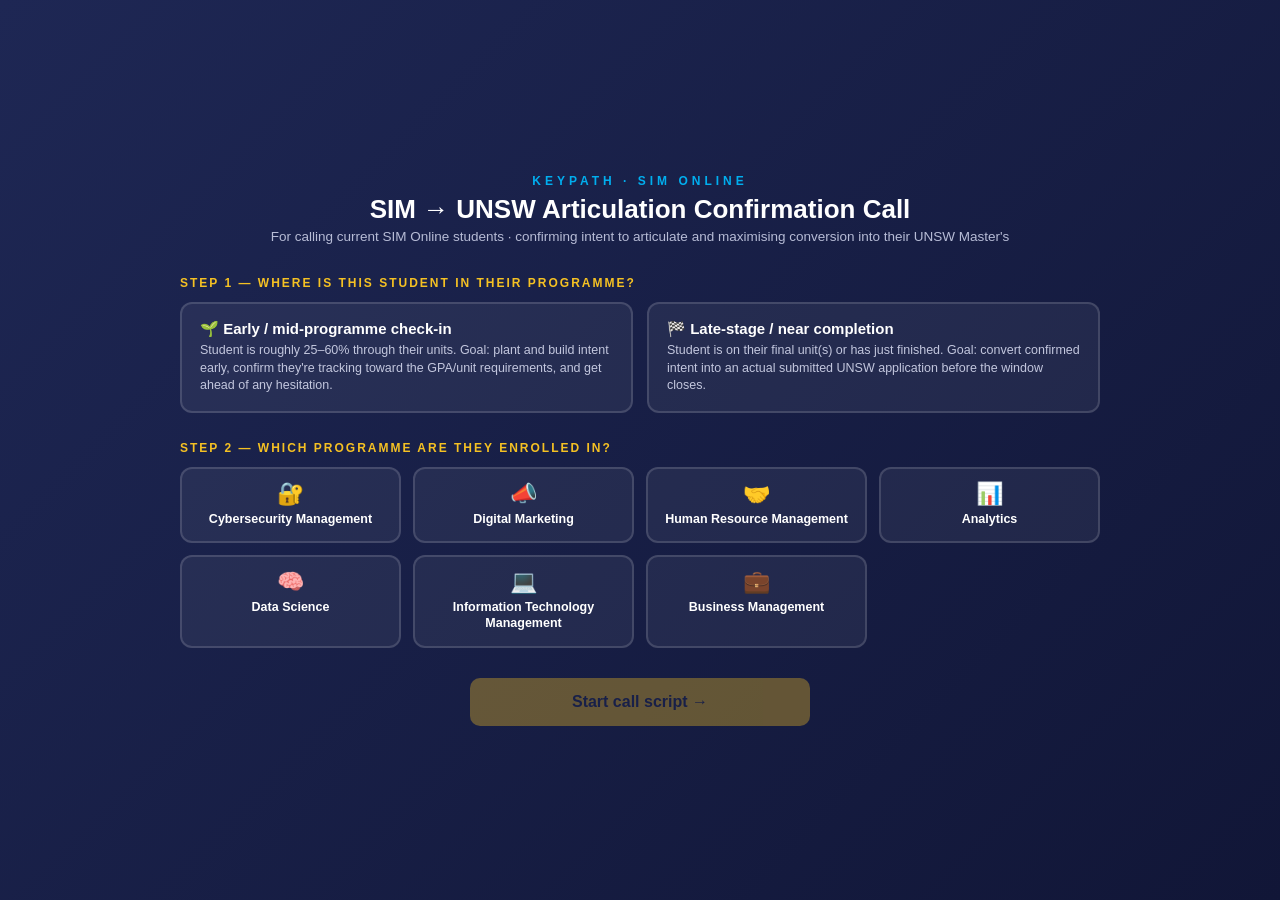
<file: SIM_UNSW_Articulation_Script.html>
<!DOCTYPE html>
<html lang="en">
<head>
<meta charset="UTF-8">
<meta name="viewport" content="width=device-width, initial-scale=1.0">
<title>SIM → UNSW Articulation Confirmation Call Script</title>
<style>
:root{
  --navy:#1E2754; --cyan:#00AEEF; --yellow:#F5C123; --red:#E63329;
  --navy-t:#2B356B; --ink:#1b2033; --sub:#5a6178; --bg:#f4f5f9; --card:#ffffff;
  --line:#e3e6ef; --unsw:#FFB81C; --unsw-d:#7a5c00;
}
*{box-sizing:border-box;}
body{margin:0;font-family:-apple-system,Segoe UI,Calibri,Arial,sans-serif;background:var(--bg);color:var(--ink);}
::-webkit-scrollbar{width:8px;} ::-webkit-scrollbar-thumb{background:#c7cbdb;border-radius:4px;}

#selectScreen{position:fixed;inset:0;background:linear-gradient(135deg,var(--navy) 0%,#111637 100%);z-index:999;display:flex;flex-direction:column;align-items:center;justify-content:center;padding:30px 20px;overflow-y:auto;}
.sel-wrap{max-width:920px;width:100%;color:#fff;}
.sel-brand{font-size:12px;letter-spacing:4px;color:var(--cyan);font-weight:700;text-align:center;margin-bottom:6px;}
.sel-title{font-size:26px;font-weight:800;text-align:center;margin-bottom:4px;}
.sel-sub{text-align:center;color:#b7bcd6;font-size:13.5px;margin-bottom:32px;}
.sel-block{margin-bottom:28px;}
.sel-label{font-size:12px;letter-spacing:2px;color:var(--yellow);font-weight:700;margin-bottom:12px;}
.stage-grid{display:grid;grid-template-columns:1fr 1fr;gap:14px;}
.stage-card{background:rgba(255,255,255,.06);border:2px solid rgba(255,255,255,.14);border-radius:12px;padding:16px 18px;cursor:pointer;transition:.15s;}
.stage-card:hover{border-color:var(--cyan);background:rgba(0,174,239,.1);}
.stage-card.active{border-color:var(--cyan);background:rgba(0,174,239,.16);}
.stage-card h4{margin:0 0 4px;font-size:15px;}
.stage-card p{margin:0;font-size:12.5px;color:#c3c7de;line-height:1.4;}
.prog-grid{display:grid;grid-template-columns:repeat(4,1fr);gap:12px;}
.prog-card{background:rgba(255,255,255,.06);border:2px solid rgba(255,255,255,.14);border-radius:12px;padding:14px;cursor:pointer;transition:.15s;text-align:center;}
.prog-card:hover{border-color:var(--yellow);}
.prog-card.active{border-color:var(--yellow);background:rgba(245,193,35,.14);}
.prog-icon{font-size:22px;margin-bottom:6px;line-height:1;}
.prog-card h5{margin:0;font-size:12.5px;line-height:1.3;}
.sel-start{display:block;width:100%;max-width:340px;margin:30px auto 0;background:var(--yellow);color:var(--navy);border:none;border-radius:10px;padding:15px;font-size:16px;font-weight:800;cursor:pointer;text-align:center;}
.sel-start:disabled{opacity:.35;cursor:not-allowed;}
.sel-start:not(:disabled):hover{background:#ffd450;}

#app{display:none;}
.layout{display:flex;min-height:100vh;}
.sidebar{width:250px;flex-shrink:0;background:var(--navy);color:#fff;position:fixed;top:0;bottom:0;left:0;overflow-y:auto;padding:18px 14px 30px;z-index:50;}
.sb-brand{font-size:11px;letter-spacing:3px;color:var(--cyan);font-weight:700;margin-bottom:2px;}
.sb-title{font-size:14.5px;font-weight:800;margin-bottom:2px;}
.sb-ctx{font-size:11px;color:#9aa1c2;margin-bottom:16px;line-height:1.4;}
.sb-ctx b{color:var(--yellow);}
.sb-sec-title{font-size:10px;letter-spacing:2px;color:#7d84a8;font-weight:700;margin:16px 0 6px;text-transform:uppercase;}
.sb-nav a{display:block;padding:7px 9px;border-radius:7px;font-size:12.5px;color:#dfe1f0;text-decoration:none;margin-bottom:2px;}
.sb-nav a:hover{background:rgba(255,255,255,.08);}
.sb-obj a{display:block;padding:5px 9px;border-radius:6px;font-size:11.5px;color:#c3c7de;text-decoration:none;margin-bottom:1px;}
.sb-obj a:hover{background:rgba(255,255,255,.08);color:#fff;}
.sb-btn{display:block;width:100%;text-align:left;background:rgba(255,255,255,.08);border:1px solid rgba(255,255,255,.15);color:#fff;padding:9px 10px;border-radius:8px;font-size:12px;cursor:pointer;margin-bottom:6px;}
.sb-btn:hover{background:rgba(255,255,255,.16);}
.sb-switch{margin-top:16px;font-size:11px;color:#8890b3;text-decoration:underline;cursor:pointer;background:none;border:none;padding:0;}

.main{margin-left:250px;flex:1;max-width:900px;padding:26px 34px 90px;}
.top-badges{display:flex;gap:8px;flex-wrap:wrap;margin-bottom:14px;}
.badge{font-size:10.5px;font-weight:700;letter-spacing:.5px;padding:4px 10px;border-radius:20px;}
.badge.stage{background:var(--navy);color:#fff;}
.badge.prog{background:var(--yellow);color:var(--navy);}
.badge.unit{background:#eef0f8;color:var(--sub);}
.badge.priority{background:var(--red);color:#fff;}

.legend{font-size:11px;color:var(--sub);background:#eef0f8;border-radius:8px;padding:8px 12px;margin-bottom:20px;}
.sec{margin-bottom:10px;}
.sec-hdr{display:flex;align-items:center;gap:12px;margin-bottom:10px;}
.sec-num{width:30px;height:30px;border-radius:8px;background:var(--navy);color:#fff;display:flex;align-items:center;justify-content:center;font-weight:800;font-size:14px;flex-shrink:0;}
.sec-hdr h2{margin:0;font-size:19px;}
.timing{font-size:11px;color:var(--sub);font-weight:600;}
.card{background:var(--card);border:1px solid var(--line);border-radius:12px;padding:16px 18px;margin-bottom:12px;}
.tog{display:flex;justify-content:space-between;align-items:center;cursor:pointer;padding:2px 0;}
.tog h3{margin:0;font-size:14.5px;}
.chv{transition:.2s;color:var(--sub);}
.tog.closed .chv{transform:rotate(-90deg);}
.tog-body{margin-top:10px;}
.tog-body.closed{display:none;}
.sl{background:#f7f8fc;border-left:3px solid var(--cyan);border-radius:6px;padding:10px 12px;margin:8px 0;}
.sl p{margin:0;font-size:13.5px;line-height:1.55;}
.sl-tip{margin-top:6px;font-size:11px;color:var(--sub);font-style:italic;}
.compliance{background:#fff7e0;border:1px solid #f0d98a;border-radius:8px;padding:10px 12px;margin:10px 0;}
.compliance .lbl{font-size:10.5px;font-weight:700;letter-spacing:1px;color:var(--unsw-d);margin-bottom:4px;}
.compliance p{margin:0;font-size:13px;}
.qb{display:flex;gap:10px;align-items:flex-start;margin-top:10px;}
.ql{width:22px;height:22px;border-radius:6px;background:var(--cyan);color:#fff;font-weight:800;font-size:12px;display:flex;align-items:center;justify-content:center;flex-shrink:0;}
.qt{font-size:14px;font-weight:600;line-height:1.4;padding-top:2px;}
.hint{font-size:11.5px;color:var(--sub);margin-top:8px;}
.sq-grid{display:flex;flex-wrap:wrap;gap:8px;margin-top:6px;}
.sq-btn{background:#fff8e0;border:1px solid var(--yellow);color:#8a6c00;font-size:12px;font-weight:600;padding:7px 12px;border-radius:20px;cursor:pointer;}
.sq-btn.active{background:var(--yellow);color:var(--navy);}
.sq-btn:hover{background:#ffe9a0;}
.sq-ans{display:none;background:#f7f8fc;border-radius:8px;padding:10px 12px;margin-top:8px;}
.sq-ans.show{display:block;}
.sq-l1{font-size:13px;margin-bottom:6px;}
.sq-plbl{font-size:10px;font-weight:700;letter-spacing:1px;color:var(--cyan);}
.sq-probe{font-size:12.5px;color:var(--sub);font-style:italic;margin-top:2px;}
.note{font-size:11.5px;color:var(--red);margin-top:6px;}
.prog-name-slot{color:var(--navy);font-weight:700;}
.confirm{background:#ffe4e1;color:#a11313;font-size:11px;font-weight:700;padding:2px 7px;border-radius:5px;}
.usp-list{margin:8px 0 0;padding-left:18px;font-size:13px;line-height:1.6;}
.entry-box{background:#eef0f8;border-radius:8px;padding:10px 12px;margin-top:10px;font-size:13px;}
.divider{border:none;border-top:1px solid var(--line);margin:26px 0;}
.unsw-box{border:2px dashed var(--unsw);background:#fffaf0;border-radius:10px;padding:14px 16px;margin:12px 0;}
.unsw-box h5{margin:0 0 6px;font-size:13px;color:var(--unsw-d);letter-spacing:.5px;}

.obj-panel{border:1px solid var(--line);border-radius:12px;margin-bottom:14px;overflow:hidden;scroll-margin-top:20px;}
.obj-header{padding:12px 16px;font-weight:700;font-size:14px;cursor:pointer;display:flex;justify-content:space-between;align-items:center;color:#fff;}
.obj-header.navy{background:var(--navy);}
.obj-header.red{background:var(--red);}
.obj-header.teal{background:#0a7ea4;}
.obj-body{padding:14px 16px;display:none;}
.obj-body.show{display:block;}
.obj-row{margin-bottom:10px;}
.obj-label{display:inline-block;font-size:10px;font-weight:800;letter-spacing:1px;padding:2px 8px;border-radius:5px;margin-bottom:4px;}
.obj-label.emp{background:#dbeafe;color:#1d4ed8;}
.obj-label.ref{background:#fef3c7;color:#92400e;}
.obj-label.cls{background:#dcfce7;color:#166534;}
.obj-content{font-size:13px;line-height:1.55;}

.checklist{list-style:none;padding:0;margin:0;}
.checklist li{display:flex;align-items:center;gap:10px;padding:9px 0;border-bottom:1px solid var(--line);font-size:13.5px;}
.check-box{width:19px;height:19px;border:2px solid var(--cyan);border-radius:5px;flex-shrink:0;cursor:pointer;}
.check-box.checked{background:var(--cyan);}
.checklist li.done{color:var(--sub);text-decoration:line-through;}

#stickyToggle{position:fixed;right:20px;bottom:20px;background:var(--red);color:#fff;border:none;width:52px;height:52px;border-radius:50%;font-size:20px;cursor:pointer;box-shadow:0 4px 14px rgba(0,0,0,.25);z-index:80;}
#stickyPanel{position:fixed;right:20px;bottom:84px;width:280px;max-height:60vh;background:#fffbe0;border:1px solid #f0d98a;border-radius:12px;box-shadow:0 6px 24px rgba(0,0,0,.2);z-index:80;display:none;flex-direction:column;padding:10px;}
#stickyPanel.show{display:flex;}
#stickyPanel h4{margin:2px 4px 6px;font-size:12.5px;color:#8a6c00;}
#stickyTextarea{flex:1;min-height:200px;resize:vertical;border:none;background:transparent;font-family:inherit;font-size:13px;outline:none;}

.ref-overlay{position:fixed;inset:0;background:rgba(10,12,30,.45);z-index:90;display:none;}
.ref-overlay.show{display:block;}
.ref-panel{position:fixed;top:0;right:0;bottom:0;width:400px;max-width:88vw;background:#fff;z-index:91;transform:translateX(100%);transition:.25s;overflow-y:auto;padding:22px;}
.ref-panel.show{transform:translateX(0);}
.ref-panel h3{margin-top:0;color:var(--navy);}
.ref-close{position:absolute;top:16px;right:16px;background:none;border:none;font-size:20px;cursor:pointer;color:var(--sub);}
.diff-block{margin-bottom:16px;padding-bottom:14px;border-bottom:1px solid var(--line);}
.diff-block h5{margin:0 0 6px;font-size:13px;color:var(--navy);}
.diff-block p,.diff-block li{font-size:12.5px;line-height:1.55;color:#333;}

@media(max-width:880px){
  .sidebar{position:fixed;transform:translateX(-100%);transition:.2s;}
  .sidebar.show{transform:translateX(0);}
  .main{margin-left:0;padding:60px 16px 90px;}
  #mobileMenuBtn{display:flex;}
  .prog-grid{grid-template-columns:1fr 1fr;}
  .stage-grid{grid-template-columns:1fr;}
}
#mobileMenuBtn{display:none;position:fixed;top:14px;left:14px;z-index:60;background:var(--navy);color:#fff;border:none;width:40px;height:40px;border-radius:9px;font-size:18px;}
</style>
</head>
<body>

<div id="selectScreen">
  <div class="sel-wrap">
    <div class="sel-brand">KEYPATH · SIM ONLINE</div>
    <div class="sel-title">SIM → UNSW Articulation Confirmation Call</div>
    <div class="sel-sub">For calling current SIM Online students · confirming intent to articulate and maximising conversion into their UNSW Master's</div>

    <div class="sel-block">
      <div class="sel-label">STEP 1 — WHERE IS THIS STUDENT IN THEIR PROGRAMME?</div>
      <div class="stage-grid">
        <div class="stage-card" data-stage="early" onclick="selectStage('early')">
          <h4>🌱 Early / mid-programme check-in</h4>
          <p>Student is roughly 25–60% through their units. Goal: plant and build intent early, confirm they're tracking toward the GPA/unit requirements, and get ahead of any hesitation.</p>
        </div>
        <div class="stage-card" data-stage="late" onclick="selectStage('late')">
          <h4>🏁 Late-stage / near completion</h4>
          <p>Student is on their final unit(s) or has just finished. Goal: convert confirmed intent into an actual submitted UNSW application before the window closes.</p>
        </div>
      </div>
    </div>

    <div class="sel-block">
      <div class="sel-label">STEP 2 — WHICH PROGRAMME ARE THEY ENROLLED IN?</div>
      <div class="prog-grid" id="progGrid"></div>
    </div>

    <button class="sel-start" id="startBtn" disabled onclick="startCall()">Start call script →</button>
  </div>
</div>

<div id="app">
<button id="mobileMenuBtn" onclick="document.querySelector('.sidebar').classList.toggle('show')">☰</button>
<div class="layout">

  <div class="sidebar">
    <div class="sb-brand">KEYPATH · SIM ONLINE</div>
    <div class="sb-title">Articulation Call Script</div>
    <div class="sb-ctx" id="sbCtx"></div>

    <div class="sb-sec-title">Navigate</div>
    <div class="sb-nav">
      <a href="#s1">1 · Opening &amp; Purpose</a>
      <a href="#s2">2 · Progress Check</a>
      <a href="#s3">3 · Confirm Intent</a>
      <a href="#s4">4 · The UNSW Value Case</a>
      <a href="#s5">5 · Requirements &amp; Cost</a>
      <a href="#s6">6 · Objection Handling</a>
      <a href="#s7">7 · Closing &amp; Next Steps</a>
      <a href="#s8">8 · Checklist</a>
    </div>

    <div class="sb-sec-title">Jump to objection</div>
    <div class="sb-obj">
      <a href="#obj1">Even with 20% off, too expensive</a>
      <a href="#obj2">Tired / needs a break first</a>
      <a href="#obj3">Not sure I need a full Masters</a>
      <a href="#obj4">Considering a different university</a>
      <a href="#obj5">Worried about GPA / units not qualifying</a>
      <a href="#obj6">Needs to check with employer/family</a>
    </div>

    <div class="sb-sec-title">Reference</div>
    <button class="sb-btn" onclick="openPanel('value')">📘 UNSW Value Guide (all programmes)</button>
    <button class="sb-btn" onclick="openPanel('reqs')">📊 Requirements Quick Reference</button>

    <button class="sb-switch" onclick="backToSelect()">← Change programme / stage</button>
  </div>

  <div class="main">
    <div class="top-badges">
      <span class="badge stage" id="badgeStage"></span>
      <span class="badge prog" id="badgeProg"></span>
      <span class="badge priority">HIGH-VALUE CALL</span>
    </div>
    <div class="legend">▾ headings expand/collapse · yellow buttons reveal likely responses + follow-up probes · Section 4 is pre-set to the student's programme · tap 🔴 (bottom right) for live call notes</div>

    <!-- S1 -->
    <section class="sec" id="s1">
      <div class="sec-hdr"><div class="sec-num">1</div><div><h2>Opening &amp; Purpose</h2><span class="timing">2–3 minutes</span></div></div>
      <div class="card">
        <div class="tog" onclick="tSub(this)"><h3>Warm reconnect &amp; compliance line</h3><span class="chv">▾</span></div>
        <div class="tog-body">
          <div class="sl"><p>Hi [Name], it's [Your Name] calling from SIM Online — great to catch up with you again! How has the <span class="prog-name-slot"></span> been treating you so far?</p><div class="sl-tip">[Tip: this is a warm call to an existing, paying student — lead with genuine rapport, not a sales tone. They already trust SIM; your job is to deepen that, not "pitch" from scratch.]</div></div>
          <div class="compliance"><div class="lbl">COMPLIANCE — REQUIRED BEFORE PROCEEDING</div><p>"Just a quick note that this call may be recorded for training and quality assurance purposes."</p></div>
        </div>
      </div>
      <div class="card stage-block" data-stage="early">
        <div class="tog" onclick="tSub(this)"><h3>Purpose — early/mid-programme framing</h3><span class="chv">▾</span></div>
        <div class="tog-body"><div class="sl"><p>"The reason I'm calling today is I wanted to check in on how things are going, and also make sure you're aware of the pathway you're already on — every unit you're completing right now is actually building toward a UNSW Master's degree, at a 20% saving, if that's something you'd want to pursue. I'd love to walk you through what that could look like."</p></div></div>
      </div>
      <div class="card stage-block" data-stage="late">
        <div class="tog" onclick="tSub(this)"><h3>Purpose — late-stage framing</h3><span class="chv">▾</span></div>
        <div class="tog-body"><div class="sl"><p>"The reason I'm calling is that you're right at the point where the UNSW Master's articulation becomes real — you're eligible to move onto that pathway now, and I wanted to make sure we get your application in while everything's fresh and you don't lose momentum."</p><div class="sl-tip">[Tip: create gentle urgency here — this is the highest-leverage moment in the entire student journey for this business outcome. Don't let the call end without a concrete next step.]</div></div></div>
      </div>
    </section>

    <hr class="divider">

    <!-- S2 -->
    <section class="sec" id="s2">
      <div class="sec-hdr"><div class="sec-num">2</div><div><h2>Progress Check &amp; Rapport</h2><span class="timing">3–4 minutes</span></div></div>
      <div class="card">
        <div class="tog" onclick="tSub(this)"><h3>How is the programme going?</h3><span class="chv">▾</span></div>
        <div class="tog-body">
          <div class="qb"><div class="ql">Q</div><div class="qt">How are you finding the workload alongside everything else you've got going on?</div></div>
          <div class="qb"><div class="ql">Q</div><div class="qt">Which unit or topic have you found most valuable so far?</div></div>
          <div class="hint">→ Tap their tone:</div>
          <div class="sq-grid">
            <button class="sq-btn" onclick="tSQ(this,'p1')">Going well, enjoying it</button>
            <button class="sq-btn" onclick="tSQ(this,'p2')">Manageable but tiring</button>
            <button class="sq-btn" onclick="tSQ(this,'p3')">Struggling / considering pausing</button>
          </div>
          <div class="sq-ans" id="p1"><div class="sq-l1">That's great to hear — that's exactly the kind of momentum that makes the UNSW pathway an easy next step.</div><div class="sq-plbl">DEEPER PROBE</div><div class="sq-probe">Have you thought at all about what you'd want to do once you've completed this qualification?</div></div>
          <div class="sq-ans" id="p2"><div class="sq-l1">That's completely understandable — balancing study with work and life isn't easy, and it says a lot that you're still pushing through.</div><div class="sq-plbl">DEEPER PROBE</div><div class="sq-probe">Is it more the volume of work, or the pace, that's been the harder part?</div></div>
          <div class="sq-ans" id="p3"><div class="sq-l1">Thank you for being upfront about that — let's talk about what's making it tough before we go anywhere else. This isn't the moment to push the UNSW conversation; it's the moment to support them through the current programme first.</div><div class="sq-plbl">NOTE</div><div class="sq-probe">Flag to your supervisor if a student expresses genuine distress or risk of withdrawal — this call's priority shifts to retention support, not articulation upsell.</div></div>
        </div>
      </div>
    </section>

    <hr class="divider">

    <!-- S3 -->
    <section class="sec" id="s3">
      <div class="sec-hdr"><div class="sec-num">3</div><div><h2>Confirm Current Articulation Intent</h2><span class="timing">3–4 minutes</span></div></div>
      <div class="card">
        <div class="tog" onclick="tSub(this)"><h3>Direct intent question</h3><span class="chv">▾</span></div>
        <div class="tog-body">
          <div class="qb"><div class="ql">Q</div><div class="qt">Have you given any thought to continuing on into the UNSW Master's once you finish this qualification?</div></div>
          <div class="hint">→ Route based on their answer:</div>
          <div class="sq-grid">
            <button class="sq-btn" onclick="tSQ(this,'i1')">✅ Yes, already keen</button>
            <button class="sq-btn" onclick="tSQ(this,'i2')">🤔 Hadn't really thought about it / unsure</button>
            <button class="sq-btn" onclick="tSQ(this,'i3')">❌ Not interested / decided against it</button>
          </div>
          <div class="sq-ans" id="i1"><div class="sq-l1">Fantastic — let's make sure you're on the exact right units and tracking toward the GPA requirement, and I'll walk you through what the Master's actually adds on top of what you're doing now.</div><div class="sq-plbl">NEXT</div><div class="sq-probe">Go straight to Section 4 (Value Case) to reinforce their decision, then Section 5 for logistics, and lock in a concrete next step in Section 7.</div></div>
          <div class="sq-ans" id="i2"><div class="sq-l1">No problem at all — that's actually really common, a lot of students don't think about it until it's raised. This is a great moment to walk you through what it could add.</div><div class="sq-plbl">NEXT</div><div class="sq-probe">Spend real time in Section 4 — this is the student most worth investing in on this call, since the decision is genuinely still open.</div></div>
          <div class="sq-ans" id="i3"><div class="sq-l1">Totally understand — can I ask what's behind that, just so I'm not assuming?</div><div class="sq-plbl">NEXT</div><div class="sq-probe">Use Section 6 (Objection Handling) to identify the real reason before accepting "not interested" as final — often it's a specific, addressable concern (cost, fatigue, uncertainty) rather than a firm no.</div></div>
        </div>
      </div>
    </section>

    <hr class="divider">

    <!-- S4 -->
    <section class="sec" id="s4">
      <div class="sec-hdr"><div class="sec-num">4</div><div><h2>The UNSW Value Case — <span class="prog-name-slot"></span></h2><span class="timing">5–7 minutes</span></div></div>
      <div class="card">
        <div class="tog" onclick="tSub(this)"><h3>What the Master's adds on top of what they've done</h3><span class="chv">▾</span></div>
        <div class="tog-body">
          <div class="sl" id="valueCase"></div>
          <div class="note">Exact UNSW programme name, module titles, and specific outcomes: <span class="confirm">CONFIRM</span> before quoting precise course content — the framing above is directional positioning, not verified curriculum detail.</div>
        </div>
      </div>
      <div class="unsw-box">
        <h5>🎯 REINFORCE, DON'T OVER-SELL</h5>
        <div class="sl"><p>"You've already done the hard part — you're most of the way there on the units. The Master's isn't starting over, it's building directly on what you've already learned, and it's the difference between having a strong specialist qualification and having a full postgraduate degree from a globally recognised university."</p></div>
      </div>
    </section>

    <hr class="divider">

    <!-- S5 -->
    <section class="sec" id="s5">
      <div class="sec-hdr"><div class="sec-num">5</div><div><h2>Requirements &amp; Cost</h2><span class="timing">2–3 minutes</span></div></div>
      <div class="card">
        <div class="tog" onclick="tSub(this)"><h3>Confirm eligibility &amp; discount</h3><span class="chv">▾</span></div>
        <div class="tog-body">
          <div class="entry-box">
            <strong>Discount:</strong> 20% off UNSW Master's tuition, subject to GPA and completing the correct units.<br>
            <strong>GPA threshold:</strong> <span class="confirm">CONFIRM exact figure before quoting</span><br>
            <strong>Correct units:</strong> <span class="confirm">CONFIRM which specific units must be completed for this programme's pathway</span><br>
            <strong>Application window:</strong> <span class="confirm">CONFIRM current intake dates/deadlines</span>
          </div>
          <div class="sl"><p>"Based on what you've completed, [Advisor: check CRM/transcript for actual GPA and units before this call] — let's make sure everything lines up so there are no surprises when you go to apply."</p></div>
        </div>
      </div>
    </section>

    <hr class="divider">

    <!-- S6 -->
    <section class="sec" id="s6">
      <div class="sec-hdr"><div class="sec-num">6</div><div><h2>Objection Handling</h2><span class="timing">as needed</span></div></div>

      <div class="obj-panel" id="obj1">
        <div class="obj-header red" onclick="tObj(this)">⚠ "Even with 20% off, it's still expensive"</div>
        <div class="obj-body">
          <div class="obj-row"><div class="obj-label emp">EMPATHISE</div><div class="obj-content">"That's fair — a Master's is a real investment, and it's right to think it through properly."</div></div>
          <div class="obj-row"><div class="obj-label ref">REFRAME</div><div class="obj-content">Reframe from cost to return: they've already absorbed the "startup cost" of postgraduate study with SIM — the Master's is the highest-leverage next step because it converts a specialist qualification into a globally recognised degree, at a lower combined cost than applying to UNSW without the pathway.</div></div>
          <div class="obj-row"><div class="obj-label cls">CLOSE</div><div class="obj-content">"I hear you. Compare it this way — you've already invested the time to get this far, and this discount only exists because of that. Walking away now means the specialist qualification stands alone; continuing gets you a full Master's for meaningfully less than starting from scratch. Does your employer have a training budget that could help offset the rest?"</div></div>
        </div>
      </div>

      <div class="obj-panel" id="obj2">
        <div class="obj-header teal" onclick="tObj(this)">⚠ "I'm tired, I need a break before starting something else"</div>
        <div class="obj-body">
          <div class="obj-row"><div class="obj-label emp">EMPATHISE</div><div class="obj-content">"That's completely valid — you've been working hard, and that fatigue is real."</div></div>
          <div class="obj-row"><div class="obj-label ref">REFRAME</div><div class="obj-content">Don't pressure an immediate start — offer to lock in eligibility/pathway status now while deferring the actual UNSW start date, if that flexibility exists. <span class="confirm">CONFIRM</span> whether deferred/later intake enrolment is possible under the articulation agreement before offering this.</div></div>
          <div class="obj-row"><div class="obj-label cls">CLOSE</div><div class="obj-content">"That makes complete sense — you don't have to decide on a start date today. What I'd suggest is we lock in your eligibility now, while everything's fresh, and you can choose when to actually begin. Would that take the pressure off?"</div></div>
        </div>
      </div>

      <div class="obj-panel" id="obj3">
        <div class="obj-header navy" onclick="tObj(this)">⚠ "I'm not sure I actually need a full Masters"</div>
        <div class="obj-body">
          <div class="obj-row"><div class="obj-label emp">EMPATHISE</div><div class="obj-content">"That's a fair question to ask honestly — not everyone needs it, and I'd rather you go in for the right reason."</div></div>
          <div class="obj-row"><div class="obj-label ref">REFRAME</div><div class="obj-content">Connect back to the career goal they may have shared in earlier conversations — if they're targeting a role that expects a Master's-level qualification, or want to future-proof against more competitive candidates, this is the lowest-friction way to get there.</div></div>
          <div class="obj-row"><div class="obj-label cls">CLOSE</div><div class="obj-content">"Where do you see yourself heading in the next few years? [Listen] — if that path tends to reward a full Master's, this is genuinely the most cost- and time-efficient way to get one, since you're already most of the way there."</div></div>
        </div>
      </div>

      <div class="obj-panel" id="obj4">
        <div class="obj-header teal" onclick="tObj(this)">⚠ "I'm considering a different university for my Masters"</div>
        <div class="obj-body">
          <div class="obj-row"><div class="obj-label emp">EMPATHISE</div><div class="obj-content">"That's a smart thing to weigh up — it's worth comparing your options."</div></div>
          <div class="obj-row"><div class="obj-label ref">REFRAME</div><div class="obj-content">Emphasise the unique advantage they'd be giving up: the 20% discount and direct unit credit only apply via this articulation pathway — enrolling elsewhere means starting a Master's from zero, at full cost and full duration.</div></div>
          <div class="obj-row"><div class="obj-label cls">CLOSE</div><div class="obj-content">"That's worth comparing, absolutely. Just so it's factored in — this pathway is the only option where the work you've already done actually counts toward the Master's, plus the 20% saving. Anywhere else, you'd likely be starting completely fresh. What's drawing you to the other option?"</div></div>
        </div>
      </div>

      <div class="obj-panel" id="obj5">
        <div class="obj-header red" onclick="tObj(this)">⚠ "I'm worried my GPA or units won't qualify me"</div>
        <div class="obj-body">
          <div class="obj-row"><div class="obj-label emp">EMPATHISE</div><div class="obj-content">"That's a really sensible thing to check before getting your hopes up."</div></div>
          <div class="obj-row"><div class="obj-label ref">REFRAME</div><div class="obj-content">Don't guess — pull their actual transcript/GPA from the CRM before or during the call. If they're short, identify exactly what's needed (a specific unit resit, grade improvement) rather than leaving it vague.</div></div>
          <div class="obj-row"><div class="obj-label cls">CLOSE</div><div class="obj-content">"Let's check that properly rather than guess — [review CRM/transcript]. Based on what I can see, [confirm eligibility or identify the specific gap and a plan to close it]." <span class="confirm">CONFIRM</span> exact GPA/unit thresholds internally before stating eligibility to the student.</div></div>
        </div>
      </div>

      <div class="obj-panel" id="obj6">
        <div class="obj-header navy" onclick="tObj(this)">⚠ "I need to check with my employer / family first"</div>
        <div class="obj-body">
          <div class="obj-row"><div class="obj-label emp">EMPATHISE</div><div class="obj-content">"Of course — that's a good habit before committing to something like this."</div></div>
          <div class="obj-row"><div class="obj-label ref">REFRAME</div><div class="obj-content">Support them for that conversation rather than treating it as a stall — offer a one-pager or the value case in writing, and lock a specific follow-up date.</div></div>
          <div class="obj-row"><div class="obj-label cls">CLOSE</div><div class="obj-content">"Makes sense. I can send you a short summary of the pathway and the discount over WhatsApp so you've got everything in front of you for that conversation. Can we pencil in a follow-up call for [specific date]?"</div></div>
        </div>
      </div>
    </section>

    <hr class="divider">

    <!-- S7 -->
    <section class="sec" id="s7">
      <div class="sec-hdr"><div class="sec-num">7</div><div><h2>Closing &amp; Next Steps</h2><span class="timing">2–3 minutes</span></div></div>
      <div class="card">
        <div class="tog" onclick="tSub(this)"><h3>Lock in the concrete next step</h3><span class="chv">▾</span></div>
        <div class="tog-body">
          <div class="sl"><p>"So based on everything we've talked through, what I'd suggest as the next step is [submitting the UNSW application this week / confirming your unit selection / booking a follow-up once you've spoken to your employer] — how does that sound?"</p></div>
          <div class="hint">→ Mandatory before ending the call:</div>
          <ul class="usp-list">
            <li>Capture articulation intent in CRM as High / Medium / Low with the specific reason</li>
            <li>Agree and log a specific date for the next action (application submission, document collection, or follow-up call)</li>
            <li>If intent is High: send the UNSW application link / next steps via WhatsApp during the call, not after</li>
          </ul>
        </div>
      </div>
    </section>

    <hr class="divider">

    <!-- S8 -->
    <section class="sec" id="s8">
      <div class="sec-hdr"><div class="sec-num">8</div><div><h2>Quick Reference — Call Checklist</h2><span class="timing">tick off as you go</span></div></div>
      <ul class="checklist" id="checklist">
        <li><div class="check-box" onclick="toggleCheck(this)"></div> Compliance recording line stated</li>
        <li><div class="check-box" onclick="toggleCheck(this)"></div> Genuine progress/rapport check done before any pitch</li>
        <li><div class="check-box" onclick="toggleCheck(this)"></div> Direct articulation intent question asked</li>
        <li><div class="check-box" onclick="toggleCheck(this)"></div> Programme-specific UNSW value case delivered</li>
        <li><div class="check-box" onclick="toggleCheck(this)"></div> GPA / units / discount confirmed against actual CRM record, not assumed</li>
        <li><div class="check-box" onclick="toggleCheck(this)"></div> Objections handled using Empathise → Reframe → Close</li>
        <li><div class="check-box" onclick="toggleCheck(this)"></div> Articulation intent captured in CRM (mandatory)</li>
        <li><div class="check-box" onclick="toggleCheck(this)"></div> Specific next action + date locked in before hanging up</li>
      </ul>
    </section>

  </div>
</div>
</div>

<button id="stickyToggle" onclick="document.getElementById('stickyPanel').classList.toggle('show')">📝</button>
<div id="stickyPanel">
  <h4>Live call notes</h4>
  <textarea id="stickyTextarea" placeholder="Jot notes during the call — saved automatically on this device..."></textarea>
</div>

<div class="ref-overlay" id="refOverlay" onclick="closePanel()"></div>
<div class="ref-panel" id="panel-value">
  <button class="ref-close" onclick="closePanel()">✕</button>
  <h3>UNSW Value Guide — all programmes</h3>
  <div id="valueGuideBody"></div>
  <div class="diff-block"><p><span class="confirm">CONFIRM</span> exact UNSW programme names, module titles, and outcome data with the academic/partnerships team before using specific claims on calls — the positioning above is directional, not verified curriculum detail.</p></div>
</div>
<div class="ref-panel" id="panel-reqs">
  <button class="ref-close" onclick="closePanel()">✕</button>
  <h3>Requirements Quick Reference</h3>
  <div class="diff-block"><h5>Discount</h5><p>20% off UNSW Master's tuition via the articulation pathway, for all 7 SIM Online programmes.</p></div>
  <div class="diff-block"><h5>Eligibility</h5><p>Subject to a minimum GPA and completion of the correct units. <span class="confirm">CONFIRM</span> exact GPA threshold and per-programme unit requirements before quoting to students.</p></div>
  <div class="diff-block"><h5>Application window</h5><p><span class="confirm">CONFIRM</span> current UNSW intake dates and application deadlines.</p></div>
  <div class="diff-block"><h5>Deferred start</h5><p><span class="confirm">CONFIRM</span> whether a student can lock in eligibility now and defer their UNSW start date — useful for the "I need a break" objection.</p></div>
</div>

<script>
const PROGRAMMES = [
  {id:'cyber', short:'Cybersecurity Management', icon:'🔐',
    value:"You've built the management and governance foundations of cybersecurity. The UNSW Master's <span class=\"confirm\">(CONFIRM exact programme name — e.g. Master of Cyber Security / Master of IT)</span> extends this into deeper technical specialisation — areas like security architecture, threat intelligence, and applied risk modelling at a level that positions you for senior security architect or CISO-track roles, backed by a globally recognised Master's."},
  {id:'digmkt', short:'Digital Marketing', icon:'📣',
    value:"You've built strong channel and campaign fundamentals. The UNSW Master's <span class=\"confirm\">(CONFIRM exact programme name — e.g. Master of Marketing / Master of Commerce)</span> extends this into consumer analytics, marketing science, and brand strategy at a global scale — the kind of strategic depth that separates a marketing executor from a marketing strategist or future CMO."},
  {id:'hr', short:'Human Resource Management', icon:'🤝',
    value:"You've built solid HR management fundamentals. The UNSW Master's <span class=\"confirm\">(CONFIRM exact programme name — e.g. Master of HR Management / Master of Commerce)</span> extends this into organisational psychology, strategic workforce planning, and HR analytics at scale — the depth expected of HR leaders moving into Head of HR or People &amp; Culture roles."},
  {id:'analytics', short:'Analytics', icon:'📊',
    value:"You've built applied business analytics capability. The UNSW Master's <span class=\"confirm\">(CONFIRM exact programme name — e.g. Master of Business Analytics)</span> extends this into advanced statistical modelling and machine learning applications for business decision-making at an enterprise scale — positioning you for analytics leadership roles."},
  {id:'datasci', short:'Data Science', icon:'🧠',
    value:"You've built foundational data science methods. The UNSW Master's <span class=\"confirm\">(CONFIRM exact programme name — e.g. Master of Data Science &amp; Decisions)</span> extends this into advanced statistical inference, deep learning, and research-level applied data science — the depth that distinguishes a data analyst from a senior data scientist or ML practitioner."},
  {id:'itm', short:'Information Technology Management', icon:'💻',
    value:"You've built IT management fundamentals. The UNSW Master's <span class=\"confirm\">(CONFIRM exact programme name — e.g. Master of IT / Master of IT Management)</span> extends this into enterprise architecture and digital transformation leadership at C-suite level — positioning you for CIO-track roles."},
  {id:'busmgmt', short:'Business Management', icon:'💼',
    value:"You've built broad management foundations across the discipline. The UNSW Master's <span class=\"confirm\">(CONFIRM exact programme name — e.g. MBA / Master of Commerce / Master of Management)</span> extends this into strategic leadership, corporate finance, and global business strategy — positioning you for senior management and general manager-track roles."},
];

let selectedStage = null, selectedProg = null;

function renderProgGrid(){
  document.getElementById('progGrid').innerHTML = PROGRAMMES.map(p => `
    <div class="prog-card" data-prog="${p.id}" onclick="selectProg('${p.id}')">
      <div class="prog-icon">${p.icon}</div>
      <h5>${p.short}</h5>
    </div>`).join('');
}
renderProgGrid();

function renderValueGuide(){
  document.getElementById('valueGuideBody').innerHTML = PROGRAMMES.map(p => `
    <div class="diff-block"><h5>${p.icon} ${p.short}</h5><p>${p.value}</p></div>`).join('');
}
renderValueGuide();

function selectStage(s){ selectedStage = s; document.querySelectorAll('.stage-card').forEach(c=>c.classList.toggle('active', c.dataset.stage===s)); checkReady(); }
function selectProg(id){ selectedProg = id; document.querySelectorAll('.prog-card').forEach(c=>c.classList.toggle('active', c.dataset.prog===id)); checkReady(); }
function checkReady(){ document.getElementById('startBtn').disabled = !(selectedStage && selectedProg); }

function startCall(){
  const p = PROGRAMMES.find(x=>x.id===selectedProg);
  document.getElementById('selectScreen').style.display='none';
  document.getElementById('app').style.display='block';

  document.querySelectorAll('.prog-name-slot').forEach(el=> el.textContent = p.short);
  document.getElementById('valueCase').innerHTML = `<p>${p.value}</p>`;

  document.getElementById('badgeStage').textContent = selectedStage==='early' ? 'EARLY / MID-PROGRAMME' : 'LATE-STAGE / NEAR COMPLETION';
  document.getElementById('badgeProg').textContent = p.short.toUpperCase();
  document.getElementById('sbCtx').innerHTML = `Stage: <b>${selectedStage==='early'?'Early/mid-programme':'Late-stage'}</b><br>Programme: <b>${p.short}</b>`;

  document.querySelectorAll('.stage-block').forEach(el=>{ el.style.display = el.dataset.stage===selectedStage ? '' : 'none'; });

  window.scrollTo(0,0);
}
function backToSelect(){ document.getElementById('app').style.display='none'; document.getElementById('selectScreen').style.display='flex'; }

function tSub(el){ el.classList.toggle('closed'); el.nextElementSibling.classList.toggle('closed'); }
function tSQ(btn,id){
  const grid = btn.parentElement;
  grid.querySelectorAll('.sq-btn').forEach(b=>b.classList.remove('active'));
  btn.classList.add('active');
  const container = grid.parentElement;
  container.querySelectorAll('.sq-ans').forEach(a=>a.classList.remove('show'));
  document.getElementById(id).classList.add('show');
}
function tObj(header){ header.nextElementSibling.classList.toggle('show'); }
function toggleCheck(box){ box.classList.toggle('checked'); box.parentElement.classList.toggle('done'); }
function openPanel(name){ document.getElementById('refOverlay').classList.add('show'); document.getElementById('panel-'+name).classList.add('show'); }
function closePanel(){ document.getElementById('refOverlay').classList.remove('show'); document.querySelectorAll('.ref-panel').forEach(p=>p.classList.remove('show')); }

const stickyKey = 'sim_unsw_articulation_sticky_notes';
const ta = document.getElementById('stickyTextarea');
try{ ta.value = localStorage.getItem(stickyKey) || ''; }catch(e){}
ta.addEventListener('input', ()=>{ try{ localStorage.setItem(stickyKey, ta.value); }catch(e){} });
</script>
</body>
</html>
</file>
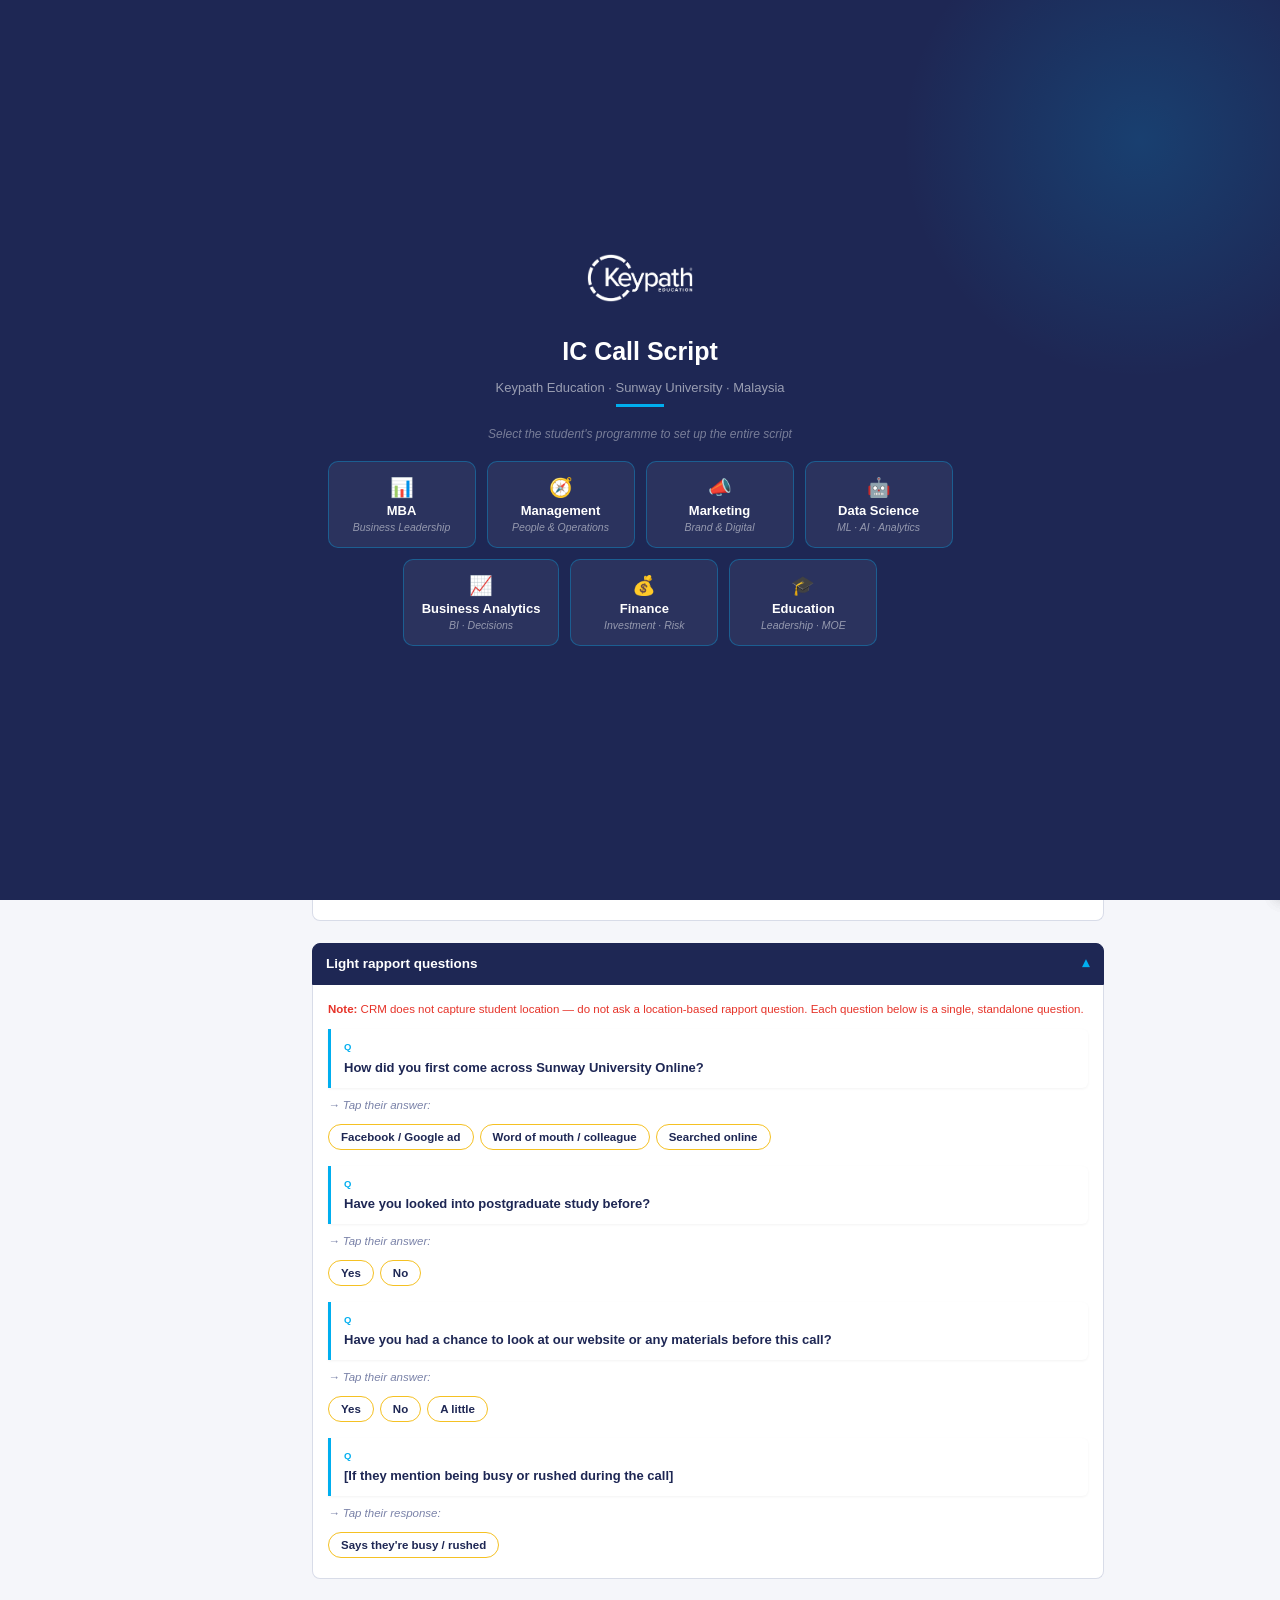
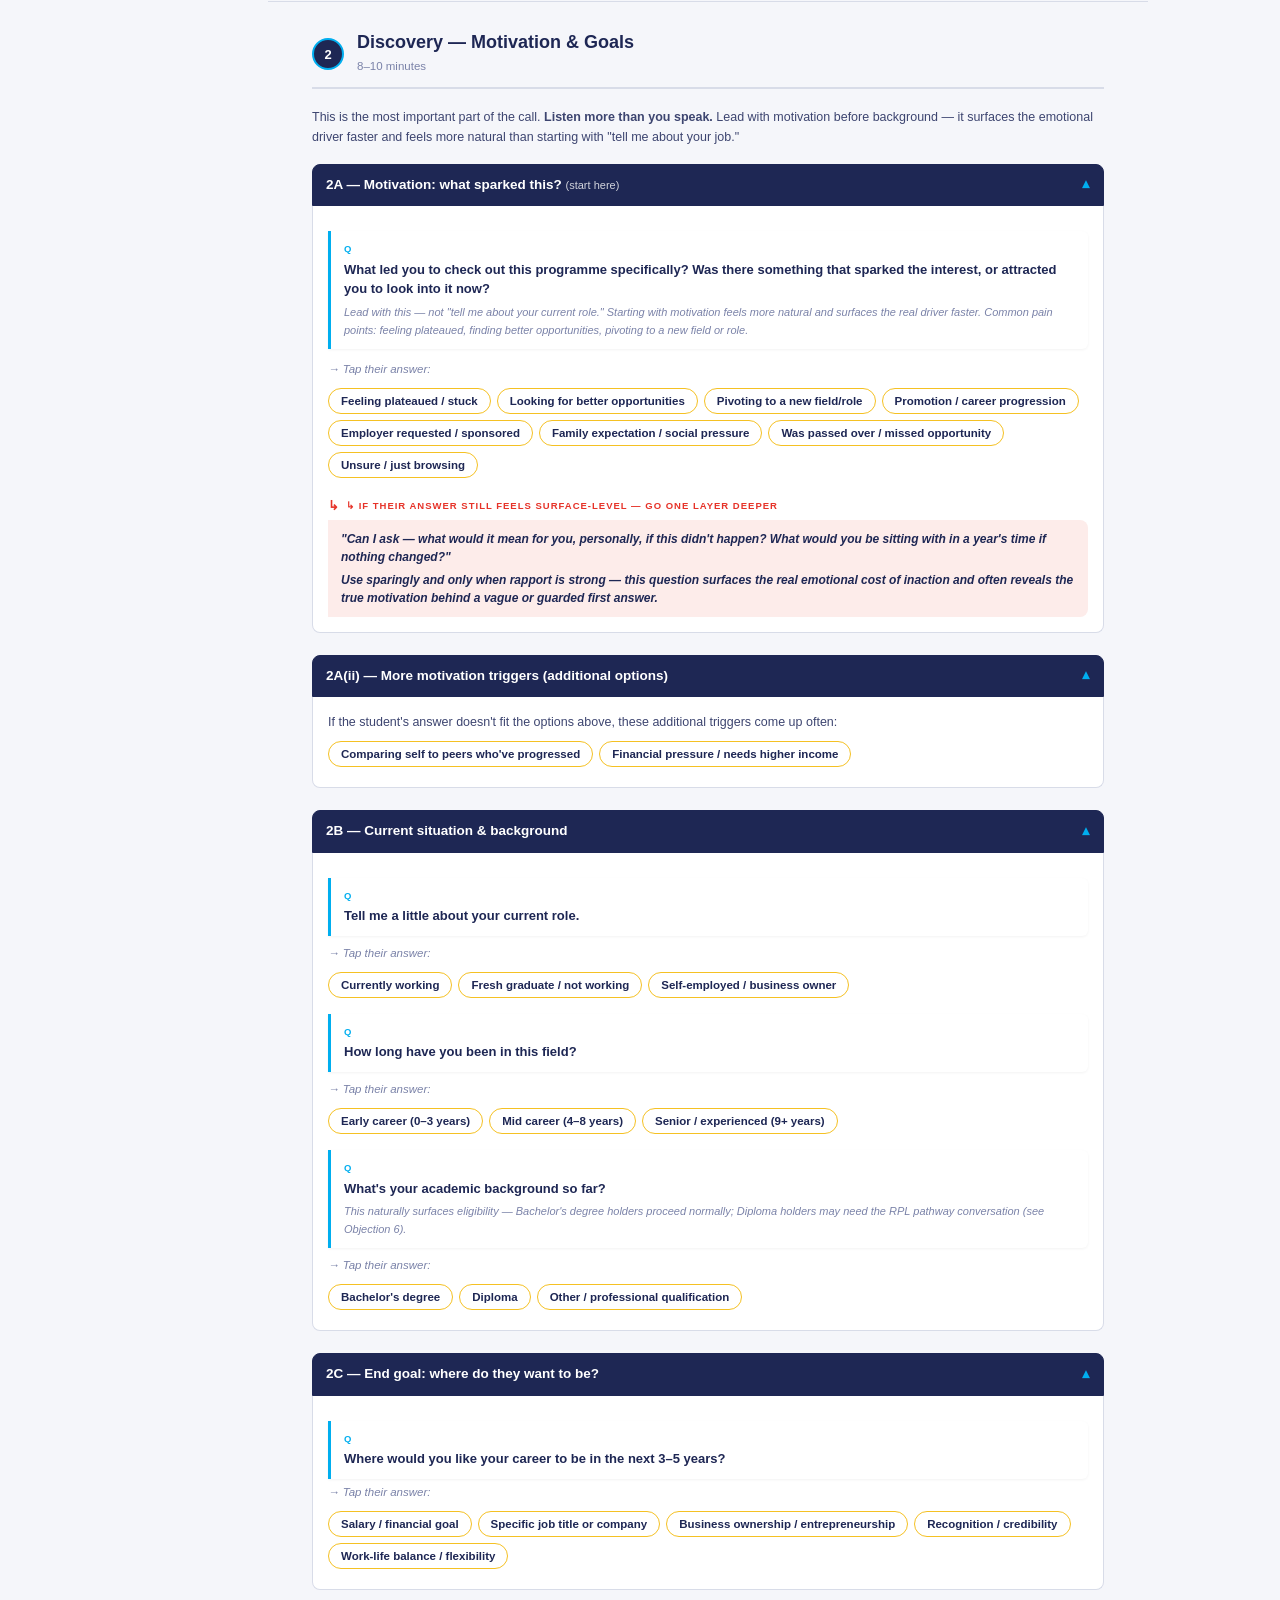
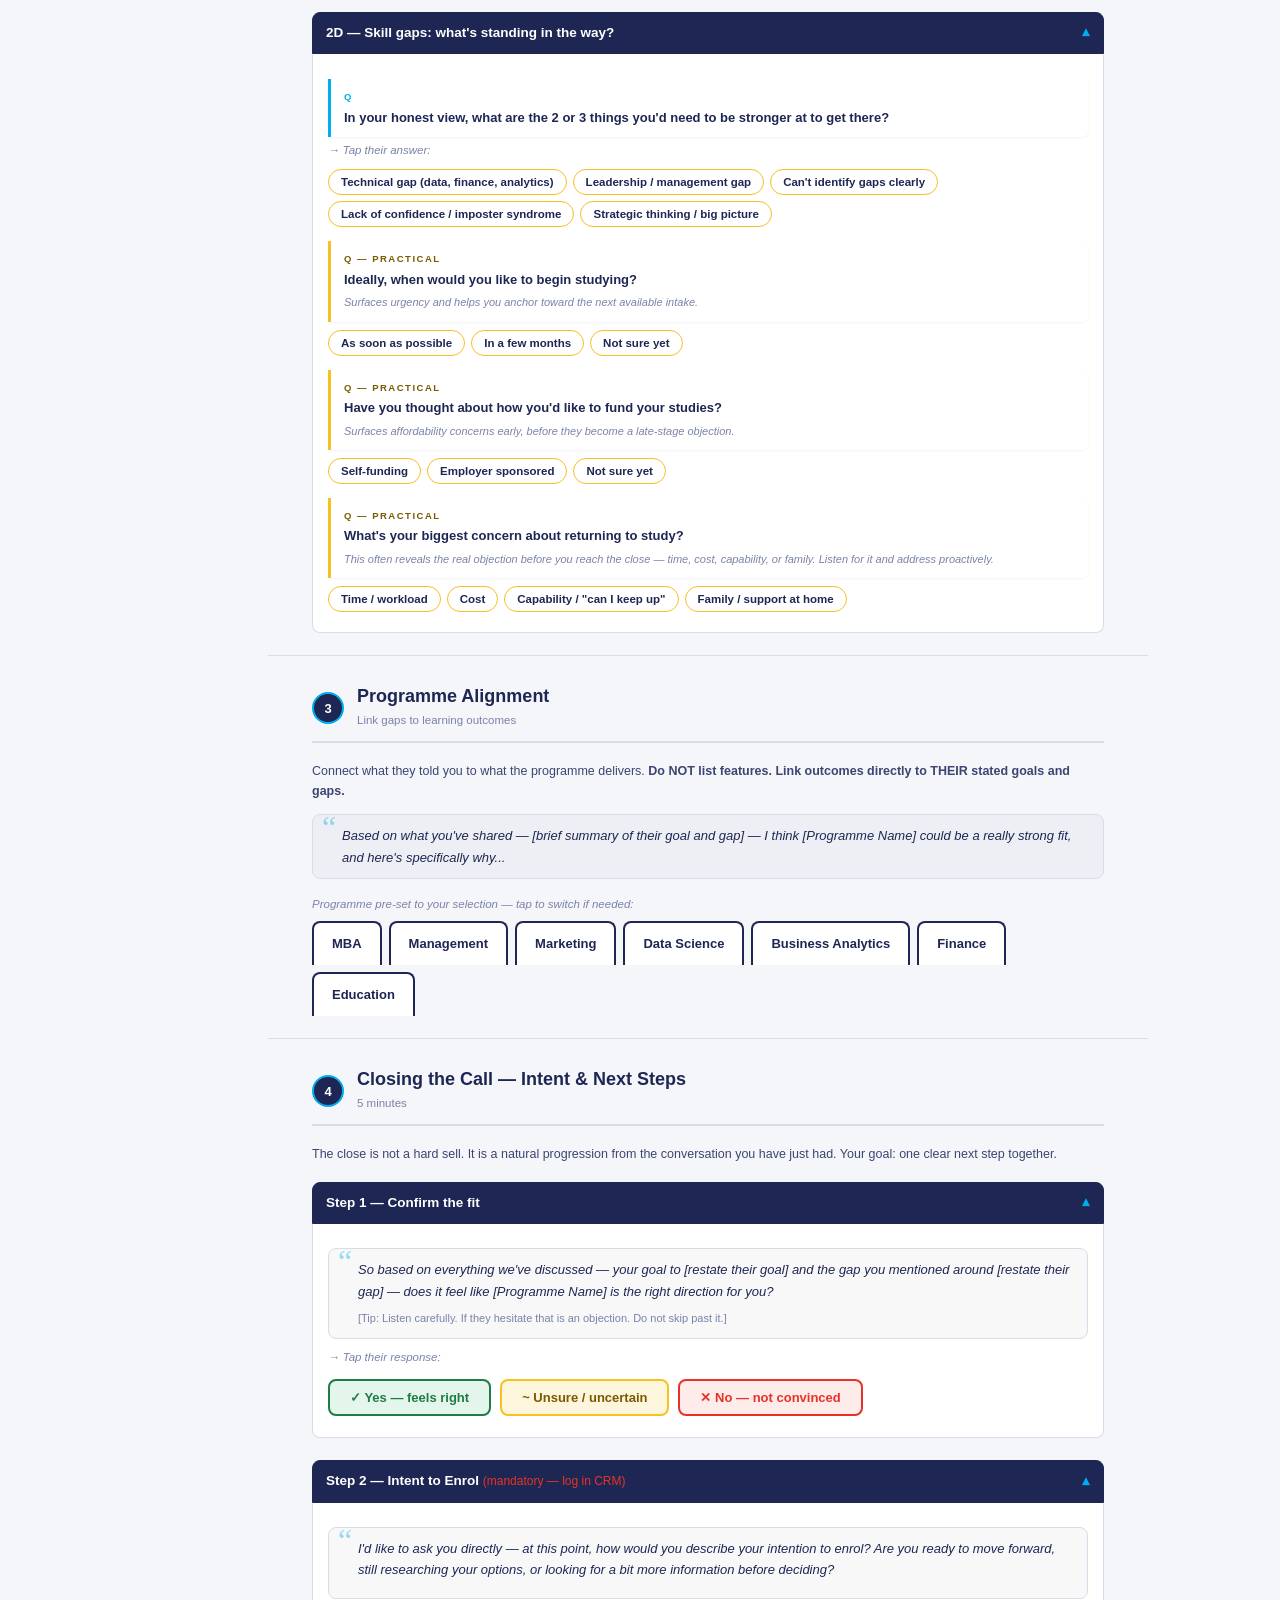
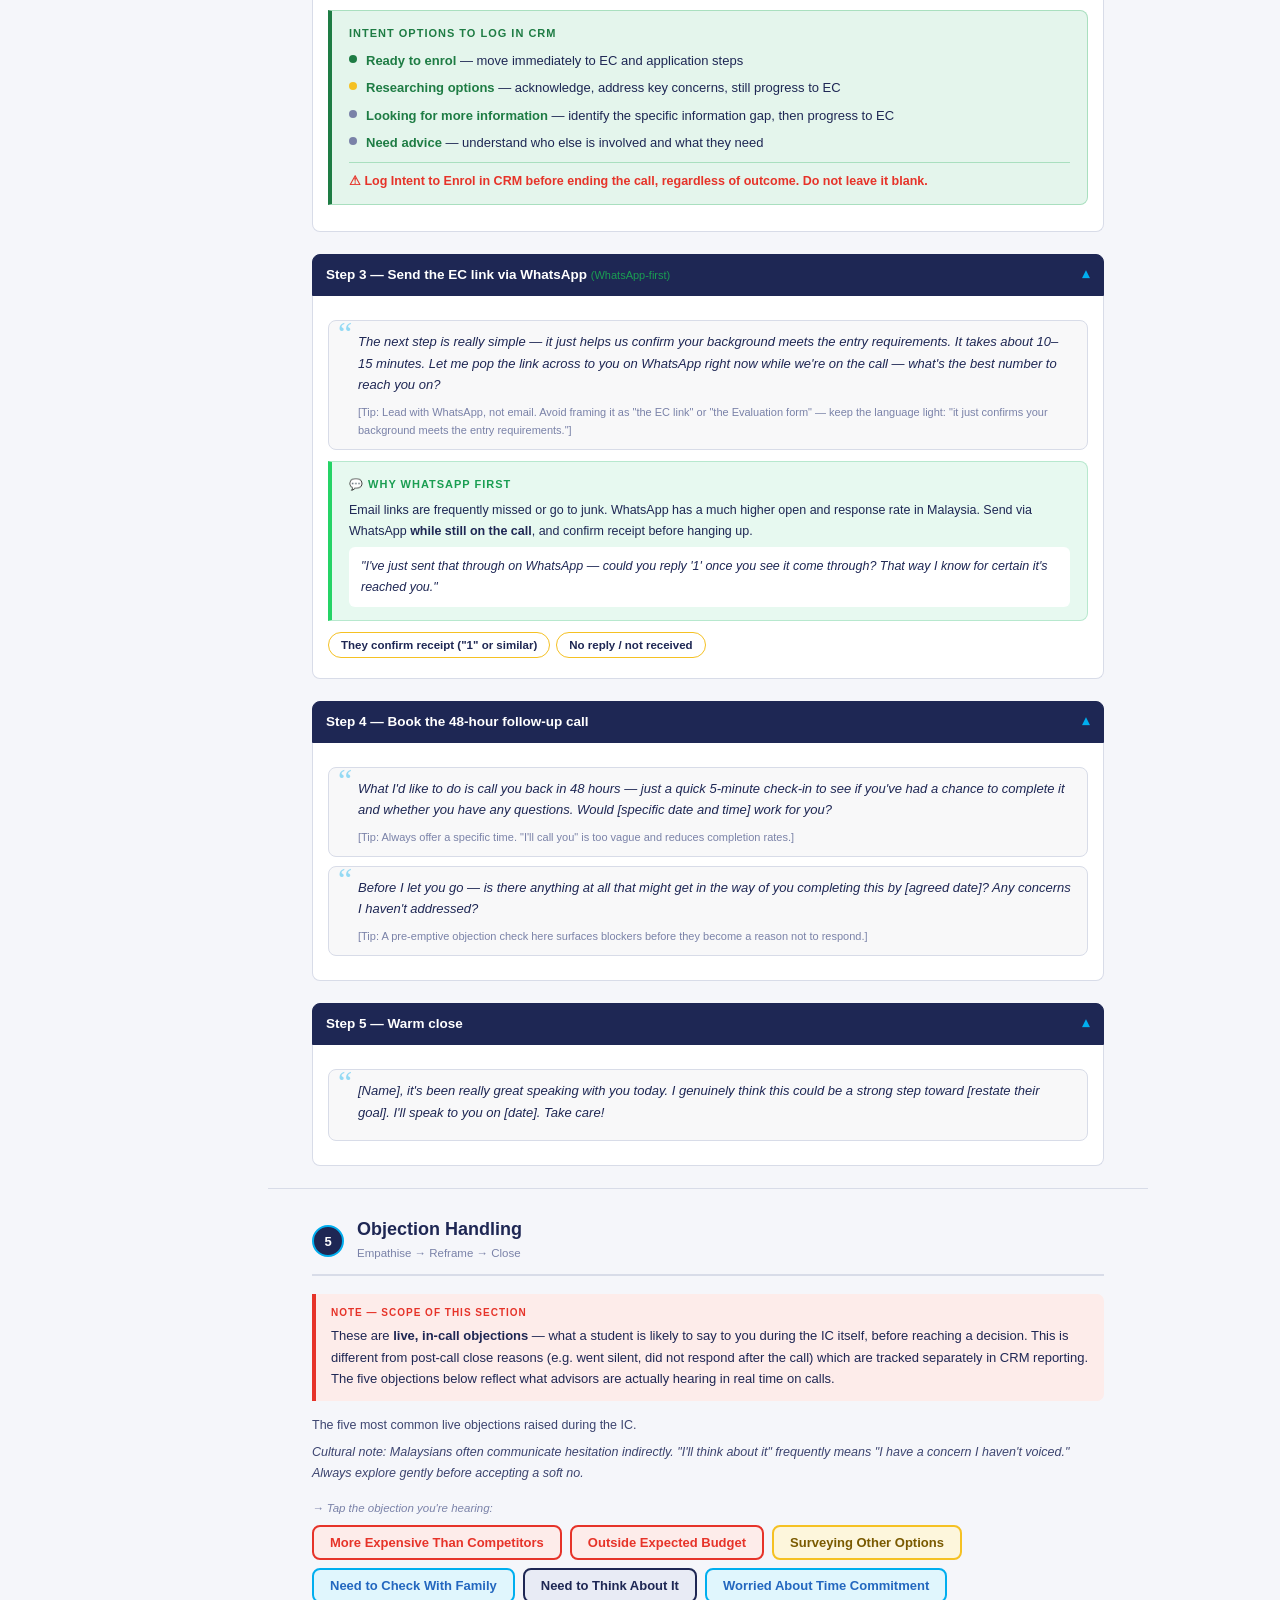
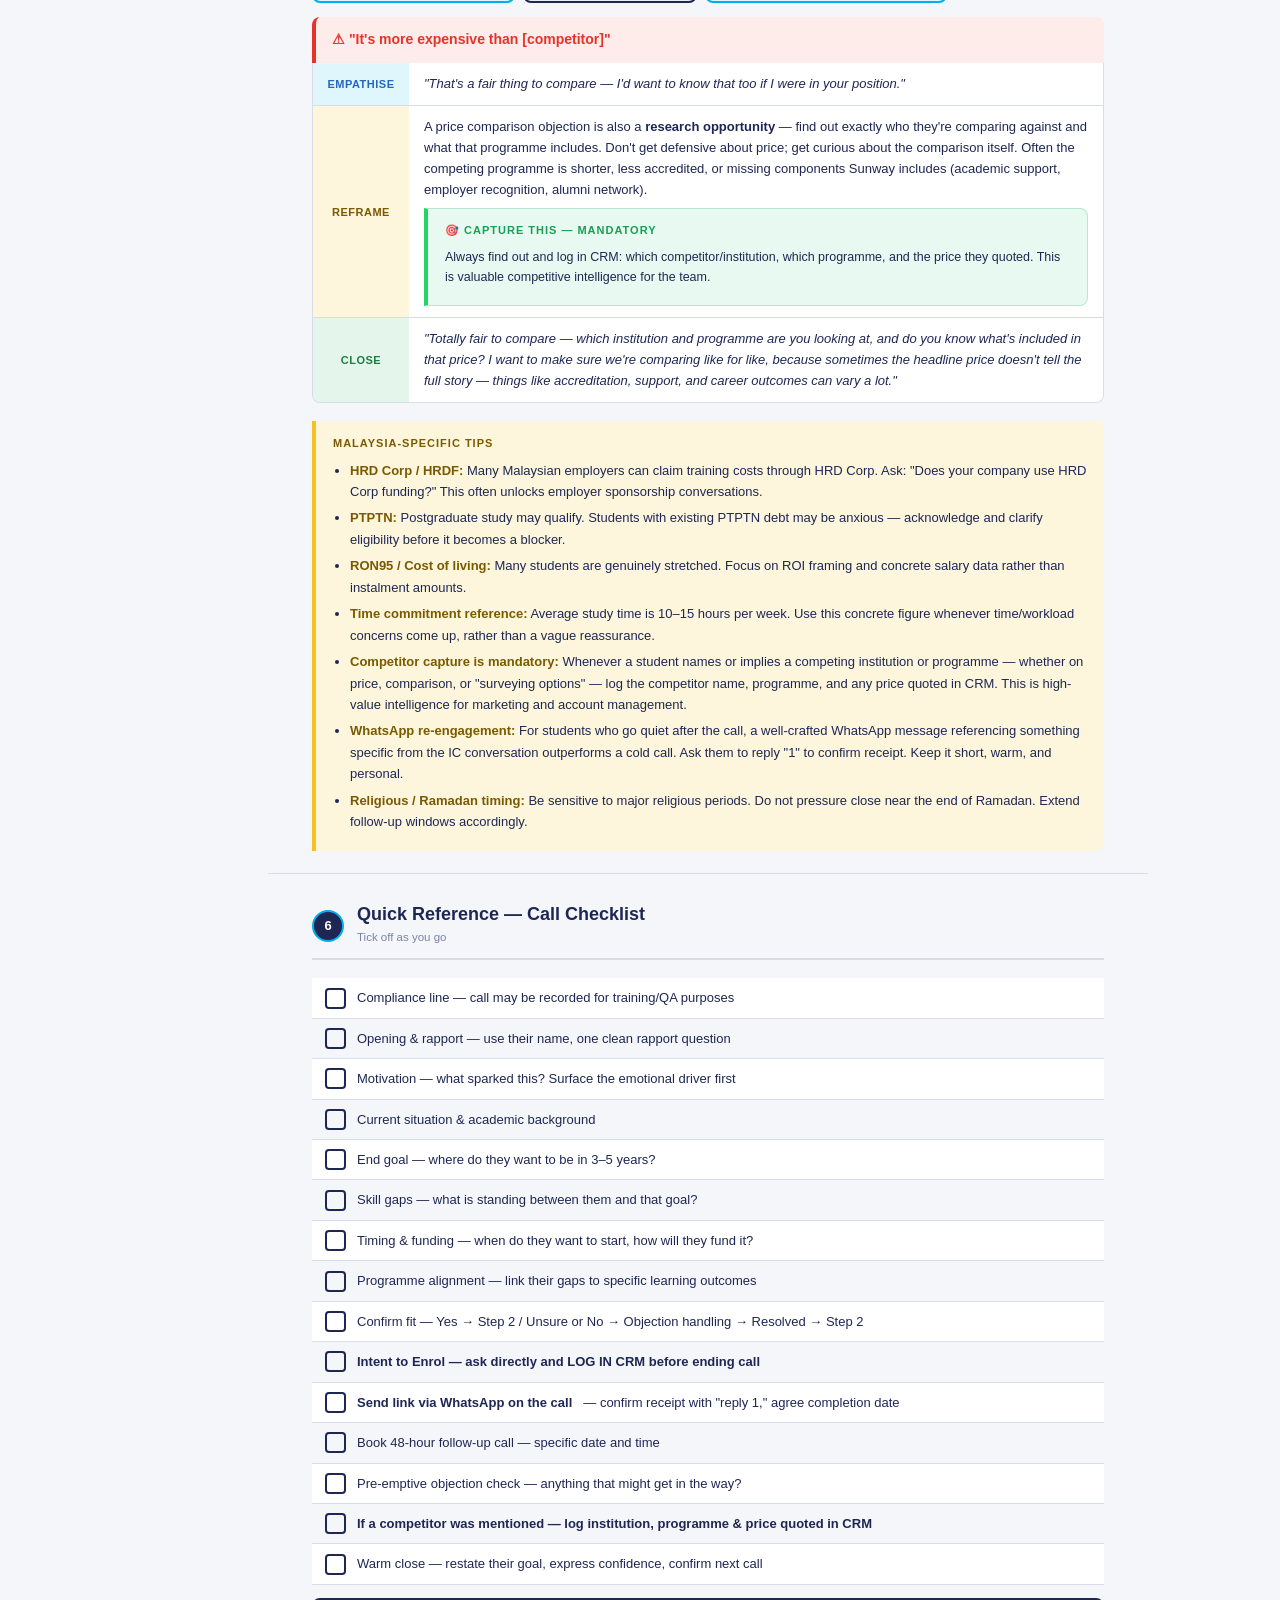
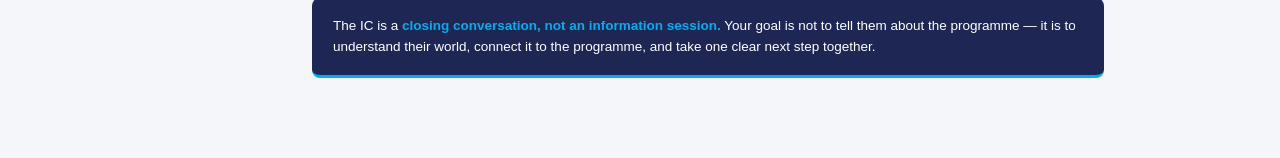
<file: SUN_IC_Call_Script.html>
<!DOCTYPE html>
<html lang="en">
<head>
<meta charset="UTF-8">
<meta name="viewport" content="width=device-width, initial-scale=1.0">
<title>IC Call Script — Keypath Education · Sunway University</title>
<style>
:root {
  --kp-navy:#1E2754; --kp-navy-mid:#2A3570; --kp-navy-light:#E8EBF5;
  --kp-cyan:#00AEEF; --kp-cyan-light:#E0F6FD;
  --kp-blue:#2367BF; --kp-blue-light:#D6E6F8;
  --kp-yellow:#F5C123; --kp-yellow-light:#FDF6DC;
  --kp-red:#E63329; --kp-red-light:#FDECEA;
  --kp-green:#1E7C44; --kp-green-light:#E4F5EC;
  --kp-purple:#5F2253; --kp-purple-light:#F0E8EF;
  --kp-grey-light:#F5F6FA; --kp-grey-mid:#D8DCE8;
  --text:#1E2754; --text-sub:#3D4570; --text-muted:#7A82A8;
  --white:#FFFFFF; --sidebar-w:268px; --noteW:280px;
}
*,*::before,*::after{box-sizing:border-box;margin:0;padding:0}
body{font-family:"Segoe UI",Arial,sans-serif;font-size:14px;line-height:1.65;color:var(--text);background:var(--kp-grey-light);display:flex;min-height:100vh}

/* PROGRAMME SELECT SCREEN */
.pss{position:fixed;inset:0;background:var(--kp-navy);z-index:1000;display:flex;flex-direction:column;align-items:center;justify-content:center;padding:40px 20px;transition:opacity .4s,visibility .4s;overflow-y:auto}
.pss.hidden{opacity:0;visibility:hidden;pointer-events:none}
.pss::before{content:"";position:absolute;top:-100px;right:-100px;width:480px;height:480px;background:radial-gradient(circle,rgba(0,174,239,.18) 0%,transparent 70%);pointer-events:none}
.pss-logo{margin-bottom:22px;position:relative;z-index:1}
.pss-logo img{height:48px;filter:brightness(0) invert(1)}
.pss-title{font-size:25px;font-weight:800;color:#fff;text-align:center;margin-bottom:5px;position:relative;z-index:1}
.pss-sub{font-size:13px;color:rgba(255,255,255,.55);text-align:center;margin-bottom:6px;position:relative;z-index:1}
.pss-rule{width:48px;height:3px;background:var(--kp-cyan);margin:0 auto 18px;position:relative;z-index:1}
.pss-note{font-size:12px;color:rgba(255,255,255,.4);text-align:center;margin-bottom:16px;font-style:italic;position:relative;z-index:1}
.pss-grid{display:flex;flex-wrap:wrap;gap:11px;justify-content:center;max-width:780px;position:relative;z-index:1}
.pss-btn{background:rgba(255,255,255,.06);border:1.5px solid rgba(0,174,239,.35);color:#fff;padding:14px 18px;border-radius:10px;font-size:13px;font-weight:700;cursor:pointer;transition:all .22s;min-width:148px;text-align:center;position:relative;overflow:hidden}
.pss-btn::after{content:"";position:absolute;inset:0;background:var(--kp-cyan);opacity:0;transition:opacity .2s}
.pss-btn:hover::after{opacity:1}
.pss-btn:hover{border-color:var(--kp-cyan);transform:translateY(-3px);box-shadow:0 8px 24px rgba(0,174,239,.3)}
.pss-btn>*{position:relative;z-index:1}
.pss-icon{display:block;font-size:19px;margin-bottom:4px}
.pss-fit{display:block;font-size:10.5px;color:rgba(255,255,255,.5);font-weight:400;margin-top:3px;font-style:italic}
.pss-btn:hover .pss-fit{color:rgba(255,255,255,.9)}

/* SIDEBAR */
.sidebar{width:var(--sidebar-w);background:var(--kp-navy);position:fixed;top:0;left:0;bottom:0;overflow-y:auto;z-index:100;display:flex;flex-direction:column}
.sb-brand{padding:16px 20px 12px;border-bottom:1px solid rgba(255,255,255,.1);display:flex;align-items:center;justify-content:space-between;gap:8px}
.sb-brand img{height:34px;filter:brightness(0) invert(1)}
.sb-home{background:rgba(255,255,255,.1);border:1px solid rgba(255,255,255,.2);color:#fff;width:30px;height:30px;border-radius:7px;cursor:pointer;font-size:14px;flex-shrink:0;transition:all .2s;display:flex;align-items:center;justify-content:center}
.sb-home:hover{background:var(--kp-cyan);border-color:var(--kp-cyan)}
.sb-prog{padding:10px 20px 12px;border-bottom:1px solid rgba(255,255,255,.1)}
.nav-lbl{font-size:10px;letter-spacing:1.5px;text-transform:uppercase;color:rgba(255,255,255,.35);padding:13px 20px 5px;font-weight:600}
.sidebar nav a{display:flex;align-items:center;gap:10px;padding:9px 20px;color:rgba(255,255,255,.72);text-decoration:none;font-size:13px;transition:background .15s,color .15s;border-left:3px solid transparent}
.sidebar nav a:hover{background:rgba(255,255,255,.07);color:#fff}
.sidebar nav a.active{background:rgba(0,174,239,.2);color:#fff;border-left-color:var(--kp-cyan)}
.sb-num{width:20px;height:20px;background:rgba(255,255,255,.12);border-radius:50%;display:flex;align-items:center;justify-content:center;font-size:10px;font-weight:700;flex-shrink:0}
.sb-foot{margin-top:auto;padding:13px 20px;font-size:11px;color:rgba(255,255,255,.3);border-top:1px solid rgba(255,255,255,.08)}

/* MAIN */
.main{margin-left:var(--sidebar-w);flex:1;padding:0 0 80px;max-width:880px;transition:margin-right .25s}
.main.note-open{margin-right:var(--noteW)}

/* STICKY NOTE PANEL */
.note-panel{position:fixed;top:0;right:calc(-1 * var(--noteW));width:var(--noteW);bottom:0;background:#fff;border-left:3px solid var(--kp-yellow);box-shadow:-4px 0 16px rgba(0,0,0,.08);z-index:150;transition:right .25s;display:flex;flex-direction:column}
.note-panel.open{right:0}
.note-hdr{background:var(--kp-navy);color:#fff;padding:14px 16px;display:flex;align-items:center;justify-content:space-between}
.note-hdr h4{font-size:13px;font-weight:700;display:flex;align-items:center;gap:7px}
.note-close{background:none;border:none;color:rgba(255,255,255,.7);font-size:18px;cursor:pointer;line-height:1;padding:2px 6px;border-radius:5px}
.note-close:hover{background:rgba(255,255,255,.15);color:#fff}
.note-body{flex:1;padding:14px 16px;overflow-y:auto}
.note-body textarea{width:100%;height:100%;border:1px solid var(--kp-grey-mid);border-radius:8px;padding:12px;font-size:13px;font-family:inherit;resize:none;color:var(--text);background:var(--kp-grey-light)}
.note-body textarea:focus{outline:2px solid var(--kp-cyan);outline-offset:1px}
.note-toggle{position:fixed;top:50%;right:0;transform:translateY(-50%);background:var(--kp-yellow);color:var(--kp-navy);border:none;padding:14px 8px;border-radius:8px 0 0 8px;font-size:12px;font-weight:700;cursor:pointer;writing-mode:vertical-rl;text-orientation:mixed;z-index:140;box-shadow:-2px 2px 8px rgba(0,0,0,.15);transition:right .25s}
.note-toggle.shifted{right:var(--noteW)}

/* DIFFERENTIATION GUIDE & QUICK SELL STATS PANELS (sidebar-only reference, off main page) */
.ref-panel{position:fixed;top:0;right:calc(-1 * 380px);width:380px;bottom:0;background:#fff;box-shadow:-4px 0 16px rgba(0,0,0,.08);z-index:160;transition:right .25s;display:flex;flex-direction:column}
.ref-panel.open{right:0}
.ref-panel.diff{border-left:3px solid var(--kp-blue)}
.ref-panel.stats{border-left:3px solid var(--kp-green)}
.ref-hdr{background:var(--kp-navy);color:#fff;padding:14px 18px;display:flex;align-items:center;justify-content:space-between;flex-shrink:0}
.ref-hdr h4{font-size:13.5px;font-weight:700;display:flex;align-items:center;gap:7px}
.ref-close{background:none;border:none;color:rgba(255,255,255,.7);font-size:18px;cursor:pointer;line-height:1;padding:2px 6px;border-radius:5px}
.ref-close:hover{background:rgba(255,255,255,.15);color:#fff}
.ref-body{flex:1;padding:16px 18px;overflow-y:auto}
.ref-body .sub{margin-bottom:18px}
.ref-body .tog h3{font-size:12.5px}
.ref-body .diff-table{font-size:11.5px}
.ref-body .diff-table th,.ref-body .diff-table td{padding:6px 9px}
.ref-body .easy-explain{font-size:12px;padding:9px 12px}
.ref-body .key-q-box{padding:13px 16px}
.ref-body .key-q-box p{font-size:12.5px;color:#fff!important}
.ref-overlay{position:fixed;inset:0;background:rgba(0,0,0,.25);z-index:155;display:none}
.ref-overlay.open{display:block}

.sb-ref-btn{display:flex;align-items:center;gap:10px;padding:9px 20px;color:rgba(255,255,255,.72);text-decoration:none;font-size:13px;cursor:pointer;border-left:3px solid transparent;background:none;border-top:none;border-right:none;border-bottom:none;width:100%;text-align:left;font-family:inherit;transition:background .15s,color .15s}
.sb-ref-btn:hover{background:rgba(255,255,255,.07);color:#fff}
.sb-ref-btn .sb-num{background:rgba(255,255,255,.12)}

@media(max-width:900px){
  .ref-panel{width:88vw;right:-88vw}
}

/* HERO */
.hero{background:var(--kp-navy);padding:30px 44px 26px;position:relative;overflow:hidden}
.hero::before{content:"";position:absolute;top:-60px;right:-60px;width:280px;height:280px;background:radial-gradient(circle,rgba(0,174,239,.18) 0%,transparent 70%);pointer-events:none}
.hero::after{content:"";position:absolute;bottom:0;left:0;right:0;height:3px;background:linear-gradient(90deg,var(--kp-cyan),var(--kp-yellow))}
.hero-top{display:flex;align-items:flex-start;justify-content:space-between;gap:16px;flex-wrap:wrap}
.hero-tag{font-size:10px;letter-spacing:3px;text-transform:uppercase;color:rgba(0,174,239,.8);font-weight:600;margin-bottom:6px}
.hero h1{font-size:26px;font-weight:800;color:#fff;line-height:1.15;margin-bottom:4px}
.hero-rule{width:36px;height:3px;background:var(--kp-red);margin-bottom:6px}
.hero-sub{font-size:12.5px;color:rgba(255,255,255,.5)}
.badge-group{display:flex;align-items:center;gap:8px;margin-top:4px;flex-wrap:wrap}
.prog-badge{display:inline-flex;align-items:center;gap:7px;background:var(--kp-cyan);color:var(--kp-navy);padding:7px 16px;border-radius:99px;font-size:14px;font-weight:700;cursor:pointer;transition:all .2s;border:none}
.prog-badge:hover{background:#00c8ff;transform:scale(1.04)}
.prog-badge .ch{font-size:11.5px;opacity:.75;font-weight:400;margin-left:4px}
.home-btn{background:rgba(255,255,255,.12);color:#fff;border:1.5px solid rgba(255,255,255,.25);padding:7px 14px;border-radius:99px;font-size:13px;font-weight:700;cursor:pointer;transition:all .2s;display:inline-flex;align-items:center;gap:6px}
.home-btn:hover{background:rgba(255,255,255,.22);border-color:rgba(255,255,255,.5)}

/* PROGRESS BAR */
.pb-wrap{position:fixed;top:0;left:var(--sidebar-w);right:0;height:3px;background:rgba(0,0,0,.1);z-index:200}
.pb{height:100%;background:linear-gradient(90deg,var(--kp-cyan),var(--kp-yellow));width:0;transition:width .1s}

/* HOW TO USE */
.htu{background:var(--kp-cyan-light);border-left:4px solid var(--kp-cyan);padding:15px 22px}
.htu h4{font-size:11px;letter-spacing:1.5px;text-transform:uppercase;color:var(--kp-navy);font-weight:700;margin-bottom:7px}
.htu ul{padding-left:18px}
.htu li{margin-bottom:4px;font-size:12.5px;color:var(--text)}
.htu li strong{color:var(--kp-navy)}
.legend{margin-top:8px;padding-top:7px;border-top:1px solid rgba(0,174,239,.2);font-size:11.5px;color:var(--text-sub);font-style:italic}

/* SECTIONS */
.sec{padding:30px 44px 0;scroll-margin-top:20px}
.sec-hdr{display:flex;align-items:center;gap:13px;padding-bottom:10px;border-bottom:2px solid var(--kp-grey-mid);margin-bottom:18px}
.sec-num{width:32px;height:32px;background:var(--kp-navy);color:#fff;border-radius:50%;display:flex;align-items:center;justify-content:center;font-size:13px;font-weight:700;flex-shrink:0;border:2px solid var(--kp-cyan)}
.sec-hdr h2{font-size:18px;font-weight:700;color:var(--kp-navy);line-height:1.2}
.timing{font-size:11.5px;color:var(--text-muted);font-weight:400}
.sub{margin-bottom:22px}
.sub p{font-size:12.5px;color:var(--text-sub);margin-bottom:7px}

/* COMPLIANCE BOX */
.compliance{background:var(--kp-purple-light);border-left:4px solid var(--kp-purple);padding:11px 15px;border-radius:0 7px 7px 0;margin-bottom:14px}
.compliance .lbl{font-size:10px;letter-spacing:1px;text-transform:uppercase;color:var(--kp-purple);font-weight:700;margin-bottom:4px}
.compliance p{font-size:13px;color:var(--text);font-style:italic;margin:0}

/* COLLAPSIBLE */
.tog{display:flex;align-items:center;justify-content:space-between;cursor:pointer;padding:9px 13px;background:var(--white);border:1px solid var(--kp-grey-mid);border-radius:8px;transition:background .15s;user-select:none}
.tog:hover{background:var(--kp-grey-light)}
.tog h3{font-size:13.5px;font-weight:700;color:var(--kp-blue);margin:0;padding:0;border:none}
.tog .chv{font-size:16px;color:var(--kp-cyan);transition:transform .25s;line-height:1}
.tog.open{background:var(--kp-navy);border-color:var(--kp-navy);border-radius:8px 8px 0 0}
.tog.open h3{color:#fff}
.tog.open .chv{color:var(--kp-cyan);transform:rotate(180deg)}
.tog-body{display:none;border:1px solid var(--kp-grey-mid);border-top:none;border-radius:0 0 8px 8px;padding:15px;background:var(--white)}
.tog-body.open{display:block}

/* Q BLOCK */
.qb{margin:10px 0 4px;padding:10px 13px;background:var(--white);border-left:3px solid var(--kp-cyan);border-radius:0 6px 6px 0;box-shadow:0 1px 3px rgba(0,0,0,.05)}
.ql{font-size:9.5px;font-weight:700;letter-spacing:1.5px;text-transform:uppercase;color:var(--kp-cyan);margin-bottom:3px}
.qt{font-size:13px;font-weight:600;color:var(--text);line-height:1.5}
.qtip{font-size:11px;color:var(--text-muted);font-style:italic;margin-top:4px}

/* SUB-Q BUTTONS */
.sq-grid{display:flex;flex-wrap:wrap;gap:6px;margin:9px 0 5px}
.sq-btn{background:var(--white);border:1.5px solid var(--kp-yellow);color:var(--kp-navy);padding:6px 12px;border-radius:99px;font-size:11.5px;font-weight:600;cursor:pointer;transition:all .2s}
.sq-btn:hover{background:var(--kp-yellow);color:var(--kp-navy);transform:translateY(-1px);box-shadow:0 3px 8px rgba(245,193,35,.4)}
.sq-btn.open{background:var(--kp-yellow);color:var(--kp-navy)}
.sq-ans{display:none;margin:0 0 9px;border-left:3px solid var(--kp-yellow);border-radius:0 8px 8px 0;overflow:hidden}
.sq-ans.open{display:block}
.sq-l1{background:var(--kp-yellow-light);padding:10px 13px;font-size:12.5px;color:var(--text);line-height:1.6}
.sq-l1 .note{font-size:11px;color:var(--text-muted);font-style:italic;margin-top:4px}
.sq-plbl{display:flex;align-items:center;gap:6px;padding:7px 13px 3px;background:#EEF8FD;font-size:9.5px;font-weight:700;letter-spacing:1px;text-transform:uppercase;color:var(--kp-cyan)}
.sq-plbl::before{content:"↳";font-size:13px}
.sq-probe{background:#EEF8FD;padding:3px 13px 10px;font-size:12px;font-weight:600;color:var(--kp-navy);font-style:italic;line-height:1.5}

/* SCRIPT LINE */
.sl{margin:9px 0;padding:10px 15px;background:rgba(30,39,84,.03);border-radius:8px;border:1px solid var(--kp-grey-mid);position:relative}
.sl::before{content:"\201C";position:absolute;top:-4px;left:9px;font-size:32px;color:var(--kp-cyan);line-height:1;font-family:Georgia,serif;opacity:.4}
.sl p{font-size:13px;color:var(--kp-navy);font-style:italic;padding-left:14px}
.sl-tip{font-size:11px;color:var(--text-muted);padding-left:14px;margin-top:4px}

/* FIT BUTTONS */
.fit-grid{display:flex;flex-wrap:wrap;gap:9px;margin:13px 0 6px}
.fit-btn{padding:9px 20px;border-radius:8px;font-size:13px;font-weight:700;cursor:pointer;transition:all .22s;border:2px solid}
.fit-btn.yes{background:var(--kp-green-light);color:var(--kp-green);border-color:var(--kp-green)}
.fit-btn.unsure{background:var(--kp-yellow-light);color:#7A5A00;border-color:var(--kp-yellow)}
.fit-btn.no{background:var(--kp-red-light);color:var(--kp-red);border-color:var(--kp-red)}
.fit-btn:hover,.fit-btn.af{transform:translateY(-2px);box-shadow:0 5px 14px rgba(0,0,0,.12)}
.fit-btn.yes.af{background:var(--kp-green);color:#fff}
.fit-btn.unsure.af{background:var(--kp-yellow);color:var(--kp-navy)}
.fit-btn.no.af{background:var(--kp-red);color:#fff}
.fit-resp{display:none;margin-bottom:11px}
.fit-resp.open{display:block}

/* RESOLVED BOX */
.res-box{background:var(--kp-cyan-light);border:2px solid var(--kp-cyan);border-radius:10px;padding:12px 15px;margin:8px 0;display:flex;align-items:center;gap:11px;flex-wrap:wrap}
.res-icon{font-size:19px;flex-shrink:0}
.res-box h5{font-size:12.5px;font-weight:700;color:var(--kp-navy);margin-bottom:2px}
.res-box p{font-size:11.5px;color:var(--text-sub);margin:0}
.res-btn{margin-left:auto;color:var(--kp-navy);border:none;padding:7px 15px;border-radius:99px;font-size:11.5px;font-weight:700;cursor:pointer;flex-shrink:0;transition:all .2s;text-decoration:none;display:inline-block;white-space:nowrap}
.res-btn:hover{transform:translateY(-1px);filter:brightness(1.08)}

/* PROGRAMME TABS */
.prog-tabs{display:flex;flex-wrap:wrap;gap:7px;margin-bottom:0}
.pt-btn{background:var(--white);border:2px solid var(--kp-navy);color:var(--kp-navy);padding:9px 18px;border-radius:8px 8px 0 0;font-size:13px;font-weight:700;cursor:pointer;transition:all .2s;border-bottom:none;min-height:44px}
.pt-btn:hover{background:var(--kp-navy);color:#fff}
.pt-btn.active{background:var(--kp-navy);color:#fff}
.pt-cnt{display:none;border:2px solid var(--kp-navy);border-radius:0 8px 8px 8px;padding:17px;background:var(--white)}
.pt-cnt.active{display:block}
.prog-fit{font-size:12.5px;color:var(--text-sub);margin-bottom:12px;padding:9px 11px;background:var(--kp-cyan-light);border-radius:6px;border-left:3px solid var(--kp-cyan)}
.pt-wrap{overflow-x:auto;margin:11px 0 13px}
.pt{width:100%;border-collapse:collapse;font-size:12.5px}
.pt th{background:var(--kp-navy);color:#fff;padding:8px 10px;text-align:left;font-size:10.5px;letter-spacing:.5px;text-transform:uppercase;font-weight:600}
.pt td{padding:8px 10px;border-bottom:1px solid var(--kp-grey-mid);vertical-align:top}
.pt tr:nth-child(even) td{background:var(--kp-grey-light)}
.pt .area{font-weight:700;color:var(--kp-navy);font-size:11.5px}
.pt .link{font-style:italic;color:var(--kp-blue);font-size:11.5px}
.bridge{background:var(--kp-cyan-light);border-left:4px solid var(--kp-cyan);padding:11px 15px;border-radius:0 8px 8px 0;margin-top:4px}
.bridge h5{font-size:10.5px;letter-spacing:1px;text-transform:uppercase;color:var(--kp-blue);font-weight:700;margin-bottom:6px}
.bridge ul{padding-left:16px}
.bridge li{font-size:12.5px;font-style:italic;color:var(--text);margin-bottom:4px}

/* PROFILE CARD (cheat sheet info) */
.profile-card{display:grid;grid-template-columns:1fr 1fr;gap:10px;margin-bottom:13px}
.pc-item{background:var(--kp-grey-light);border-radius:7px;padding:9px 12px}
.pc-item .pc-lbl{font-size:9.5px;text-transform:uppercase;letter-spacing:.5px;color:var(--text-muted);font-weight:700;margin-bottom:3px}
.pc-item .pc-val{font-size:12.5px;color:var(--text)}
.alumni-box{background:var(--kp-purple-light);border-left:3px solid var(--kp-purple);padding:10px 13px;border-radius:0 7px 7px 0;margin-top:10px;font-size:12px;color:var(--text)}
.alumni-box .al-lbl{font-size:10px;text-transform:uppercase;letter-spacing:1px;color:var(--kp-purple);font-weight:700;margin-bottom:4px}

/* DIFFERENTIATION TABLE */
.diff-table{width:100%;border-collapse:collapse;font-size:12.5px;margin-bottom:14px}
.diff-table th{background:var(--kp-navy);color:#fff;padding:8px 12px;text-align:left;font-size:10.5px;text-transform:uppercase;letter-spacing:.5px}
.diff-table td{padding:8px 12px;border-bottom:1px solid var(--kp-grey-mid)}
.diff-table tr:nth-child(even) td{background:var(--kp-grey-light)}
.diff-table .says{font-style:italic;color:var(--text-sub)}
.diff-table .rec{font-weight:700;color:var(--kp-blue)}
.easy-explain{background:var(--kp-yellow-light);border-left:4px solid var(--kp-yellow);padding:11px 15px;border-radius:0 8px 8px 0;margin-bottom:14px;font-size:13px}
.easy-explain strong{color:#7A5A00}
.key-q-box{background:var(--kp-blue);color:#fff;padding:16px 20px;border-radius:10px;margin:14px 0;border-bottom:3px solid var(--kp-cyan)}
.key-q-box .kq-lbl{font-size:10px;letter-spacing:1.5px;text-transform:uppercase;color:#fff;opacity:.75;font-weight:700;margin-bottom:7px}
.key-q-box p{font-size:14px;font-style:italic;line-height:1.6;color:#fff!important}

/* OBJECTION BUTTONS */
.obj-grid{display:flex;flex-wrap:wrap;gap:8px;margin-bottom:14px}
.ob{padding:8px 16px;border-radius:8px;font-size:13px;font-weight:700;cursor:pointer;transition:all .2s;border:2px solid transparent}
.ob.red{background:var(--kp-red-light);color:var(--kp-red);border-color:var(--kp-red)}
.ob.amber{background:var(--kp-yellow-light);color:#7A5A00;border-color:var(--kp-yellow)}
.ob.cyan{background:var(--kp-cyan-light);color:var(--kp-blue);border-color:var(--kp-cyan)}
.ob.navy{background:var(--kp-navy-light);color:var(--kp-navy);border-color:var(--kp-navy)}
.ob:hover,.ob.act{transform:translateY(-2px);box-shadow:0 4px 12px rgba(0,0,0,.12)}
.ob.red.act{background:var(--kp-red);color:#fff}
.ob.amber.act{background:var(--kp-yellow);color:var(--kp-navy)}
.ob.cyan.act{background:var(--kp-cyan);color:var(--kp-navy)}
.ob.navy.act{background:var(--kp-navy);color:#fff}
.obj-panel{display:none;margin-bottom:18px}
.obj-panel.act{display:block}
.oh{padding:11px 16px;border-radius:8px 8px 0 0;font-size:14px;font-weight:700;display:flex;align-items:center;gap:10px}
.oh.red{background:var(--kp-red-light);color:var(--kp-red);border-left:4px solid var(--kp-red)}
.oh.amber{background:var(--kp-yellow-light);color:#7A5A00;border-left:4px solid var(--kp-yellow)}
.oh.cyan{background:var(--kp-cyan-light);color:var(--kp-blue);border-left:4px solid var(--kp-cyan)}
.oh.navy{background:var(--kp-navy-light);color:var(--kp-navy);border-left:4px solid var(--kp-navy)}
.ob-body{border:1px solid var(--kp-grey-mid);border-top:none;border-radius:0 0 8px 8px;overflow:hidden}
.ob-row{display:flex;border-bottom:1px solid var(--kp-grey-mid)}
.ob-row:last-child{border-bottom:none}
.ob-lbl{width:96px;flex-shrink:0;display:flex;align-items:center;justify-content:center;text-align:center;padding:11px 7px;font-size:11px;font-weight:700;letter-spacing:.5px;text-transform:uppercase}
.ob-lbl.emp{background:var(--kp-cyan-light);color:var(--kp-blue)}
.ob-lbl.ref{background:var(--kp-yellow-light);color:#7A5A00}
.ob-lbl.cls{background:var(--kp-green-light);color:var(--kp-green)}
.ob-cnt{flex:1;padding:11px 15px;font-size:13px;line-height:1.6;color:var(--text);background:var(--white)}
.ob-cnt em{color:var(--kp-navy)}
.ob-cnt .note{font-size:12px;color:var(--text-sub);margin-top:5px}

/* INTENT BOX */
.intent{background:var(--kp-green-light);border:1px solid #a9dfbf;border-left:4px solid var(--kp-green);border-radius:0 8px 8px 0;padding:13px 17px;margin:11px 0}
.intent h5{font-size:11px;letter-spacing:1px;text-transform:uppercase;color:var(--kp-green);font-weight:700;margin-bottom:8px}
.i-item{display:flex;gap:9px;margin-bottom:6px;align-items:flex-start}
.i-dot{width:8px;height:8px;border-radius:50%;margin-top:5px;flex-shrink:0}
.i-dot.g{background:var(--kp-green)}.i-dot.a{background:var(--kp-yellow)}.i-dot.gr{background:#7A82A8}
.i-txt{font-size:13px;color:var(--text)}
.i-txt strong{color:var(--kp-green)}
.i-warn{margin-top:8px;padding-top:8px;border-top:1px solid #a9dfbf;font-size:12.5px;color:var(--kp-red);font-weight:600}

/* WHATSAPP BOX */
.wa-box{background:#E7F9F0;border:1px solid #B7E8CE;border-left:4px solid #25D366;border-radius:0 8px 8px 0;padding:13px 17px;margin:11px 0}
.wa-box h5{font-size:11px;letter-spacing:1px;text-transform:uppercase;color:#1A9E52;font-weight:700;margin-bottom:7px;display:flex;align-items:center;gap:6px}
.wa-box p{font-size:12.5px;color:var(--text);margin-bottom:5px}
.wa-box .wa-script{background:#fff;border-radius:6px;padding:9px 12px;font-size:12.5px;font-style:italic;color:var(--kp-navy);margin-top:6px}

/* MALAYSIA BOX */
.mbox{background:var(--kp-yellow-light);border-left:4px solid var(--kp-yellow);padding:13px 17px;border-radius:0 8px 8px 0;margin:13px 0}
.mbox h5{font-size:11px;letter-spacing:1px;text-transform:uppercase;color:#7A5A00;font-weight:700;margin-bottom:7px}
.mbox ul{padding-left:17px}
.mbox li{font-size:13px;color:var(--text);margin-bottom:5px}
.mbox li strong{color:#7A5A00}

/* CHECKLIST */
.ck{list-style:none;margin:13px 0}
.ck li{display:flex;align-items:center;gap:11px;padding:9px 13px;border-bottom:1px solid var(--kp-grey-mid);font-size:13px;transition:background .15s}
.ck li.done{background:#e4f5ec!important;text-decoration:line-through;color:var(--text-muted)}
.ck li:nth-child(odd){background:var(--white)}
.ck li:nth-child(even){background:var(--kp-grey-light)}
.ck-box{width:21px;height:21px;border:2px solid var(--kp-navy);border-radius:4px;flex-shrink:0;cursor:pointer;display:flex;align-items:center;justify-content:center;transition:all .15s}
.ck-box:hover{background:var(--kp-navy)}
.ck-box.checked{background:var(--kp-green);border-color:var(--kp-green)}
.ck-box.checked::after{content:"✓";color:#fff;font-size:12px;font-weight:700}

.rem{background:var(--kp-navy);color:#fff;padding:17px 21px;border-radius:8px;margin-top:13px;font-size:13.5px;line-height:1.6;border-bottom:3px solid var(--kp-cyan)}
.rem strong{color:var(--kp-cyan)}
.divider{border:none;border-top:1px solid var(--kp-grey-mid);margin:22px 0 0}
.hint{font-size:11.5px;color:var(--text-muted);margin-bottom:7px;font-style:italic}

@media(max-width:900px){
  .note-panel{width:88vw}
  .note-toggle.shifted{right:88vw}
}
@media(max-width:800px){
  .sidebar{width:0;overflow:hidden}
  .main{margin-left:0;padding:0 14px 60px}
  .hero,.sec,.htu{padding-left:14px;padding-right:14px}
  .pb-wrap{left:0}
  .ob-lbl{width:66px;font-size:10px}
  .fit-grid{flex-direction:column}
  .profile-card{grid-template-columns:1fr}
}
</style>
</head>
<body>

<div class="pss" id="pss">
  <div class="pss-logo"><img src="[data-uri]" alt="Keypath Education"></div>
  <div class="pss-title">IC Call Script</div>
  <div class="pss-sub">Keypath Education &middot; Sunway University &middot; Malaysia</div>
  <div class="pss-rule"></div>
  <div class="pss-note">Select the student's programme to set up the entire script</div>
  <div class="pss-grid">
    <button class="pss-btn" onclick="selectProg('mba')"><span class="pss-icon">📊</span><span>MBA</span><span class="pss-fit">Business Leadership</span></button>
    <button class="pss-btn" onclick="selectProg('mgmt')"><span class="pss-icon">🧭</span><span>Management</span><span class="pss-fit">People &amp; Operations</span></button>
    <button class="pss-btn" onclick="selectProg('mktg')"><span class="pss-icon">📣</span><span>Marketing</span><span class="pss-fit">Brand &amp; Digital</span></button>
    <button class="pss-btn" onclick="selectProg('ds')"><span class="pss-icon">🤖</span><span>Data Science</span><span class="pss-fit">ML &middot; AI &middot; Analytics</span></button>
    <button class="pss-btn" onclick="selectProg('ba')"><span class="pss-icon">📈</span><span>Business Analytics</span><span class="pss-fit">BI &middot; Decisions</span></button>
    <button class="pss-btn" onclick="selectProg('fin')"><span class="pss-icon">💰</span><span>Finance</span><span class="pss-fit">Investment &middot; Risk</span></button>
    <button class="pss-btn" onclick="selectProg('edu')"><span class="pss-icon">🎓</span><span>Education</span><span class="pss-fit">Leadership &middot; MOE</span></button>
  </div>
</div>

<div class="pb-wrap"><div class="pb" id="pb"></div></div>
<button class="note-toggle" id="noteToggle" onclick="toggleNote()">📝 Notes</button>

<div class="note-panel" id="notePanel">
  <div class="note-hdr">
    <h4>📝 Live Call Notes</h4>
    <button class="note-close" onclick="toggleNote()">✕</button>
  </div>
  <div class="note-body">
    <textarea id="noteArea" placeholder="Jot down anything the student says here as you go — name, goals, concerns, family context, key quotes..." onchange="saveNotes()"></textarea>
  </div>
</div>

<div class="ref-overlay" id="refOverlay" onclick="closeRef()"></div>

<!-- DIFFERENTIATION GUIDE PANEL -->
<div class="ref-panel diff" id="panelDiff">
  <div class="ref-hdr">
    <h4>★ Differentiation Guide</h4>
    <button class="ref-close" onclick="closeRef()">✕</button>
  </div>
  <div class="ref-body">
    <p style="font-size:12px;color:var(--text-sub);margin-bottom:14px">Quick reference for when a student's goal could fit more than one programme.</p>

    <div class="sub">
      <div class="tog open" onclick="tSub(this)"><h3>Data Science vs Business Analytics</h3><span class="chv">▾</span></div>
      <div class="tog-body open">
        <div class="easy-explain"><strong>Easy explanation:</strong> Data Science teaches you how to build the engine. Business Analytics teaches you how to use the dashboard to drive the business.</div>
        <table class="diff-table"><thead><tr><th>If they say...</th><th>Recommend</th></tr></thead><tbody>
          <tr><td class="says">"I want to become a data scientist."</td><td class="rec">Data Science</td></tr>
          <tr><td class="says">"I enjoy coding and technical work."</td><td class="rec">Data Science</td></tr>
          <tr><td class="says">"I want to work with ML and predictive models."</td><td class="rec">Data Science</td></tr>
          <tr><td class="says">"I already work with data."</td><td class="rec">Data Science</td></tr>
          <tr><td class="says">"I want better business decisions using data."</td><td class="rec">Business Analytics</td></tr>
          <tr><td class="says">"I manage teams or projects."</td><td class="rec">Business Analytics</td></tr>
          <tr><td class="says">"I don't want a heavily technical programme."</td><td class="rec">Business Analytics</td></tr>
          <tr><td class="says">"I want to bridge business and technology."</td><td class="rec">Business Analytics</td></tr>
        </tbody></table>
      </div>
    </div>

    <div class="sub">
      <div class="tog open" onclick="tSub(this)"><h3>MBA vs Management</h3><span class="chv">▾</span></div>
      <div class="tog-body open">
        <div class="easy-explain"><strong>Easy explanation:</strong> MBA focuses on leading the business. Management focuses on leading people and operations.</div>
        <table class="diff-table"><thead><tr><th>If they say...</th><th>Recommend</th></tr></thead><tbody>
          <tr><td class="says">"I want to run a business."</td><td class="rec">MBA</td></tr>
          <tr><td class="says">"I want senior leadership roles."</td><td class="rec">MBA</td></tr>
          <tr><td class="says">"I want broader business knowledge."</td><td class="rec">MBA</td></tr>
          <tr><td class="says">"I want entrepreneurship exposure."</td><td class="rec">MBA</td></tr>
          <tr><td class="says">"I manage people every day."</td><td class="rec">Management</td></tr>
          <tr><td class="says">"I want to become a stronger manager."</td><td class="rec">Management</td></tr>
          <tr><td class="says">"I want practical people leadership skills."</td><td class="rec">Management</td></tr>
          <tr><td class="says">"I want to improve team performance."</td><td class="rec">Management</td></tr>
        </tbody></table>
      </div>
    </div>

    <div class="sub">
      <div class="tog open" onclick="tSub(this)"><h3>MBA vs Marketing</h3><span class="chv">▾</span></div>
      <div class="tog-body open">
        <table class="diff-table"><thead><tr><th>If they say...</th><th>Recommend</th></tr></thead><tbody>
          <tr><td class="says">"I want to stay in marketing long-term."</td><td class="rec">Marketing</td></tr>
          <tr><td class="says">"I want to become a Marketing Director."</td><td class="rec">Marketing</td></tr>
          <tr><td class="says">"I love marketing and branding."</td><td class="rec">Marketing</td></tr>
          <tr><td class="says">"I want broader leadership opportunities."</td><td class="rec">MBA</td></tr>
          <tr><td class="says">"I might move beyond marketing."</td><td class="rec">MBA</td></tr>
          <tr><td class="says">"I want to manage the whole business."</td><td class="rec">MBA</td></tr>
        </tbody></table>
      </div>
    </div>

    <div class="sub">
      <div class="tog open" onclick="tSub(this)"><h3>Discovery-to-Programme Mapping</h3><span class="chv">▾</span></div>
      <div class="tog-body open">
        <table class="diff-table"><thead><tr><th>Prospect says...</th><th>Your thought</th></tr></thead><tbody>
          <tr><td class="says">"Promotion"</td><td class="rec">MBA / Management</td></tr>
          <tr><td class="says">"Leadership"</td><td class="rec">MBA / Management</td></tr>
          <tr><td class="says">"Managing people"</td><td class="rec">Management</td></tr>
          <tr><td class="says">"Business owner"</td><td class="rec">MBA</td></tr>
          <tr><td class="says">"Marketing career"</td><td class="rec">Marketing</td></tr>
          <tr><td class="says">"Finance career" / "Banking"</td><td class="rec">Finance</td></tr>
          <tr><td class="says">"Data and reporting"</td><td class="rec">Business Analytics</td></tr>
          <tr><td class="says">"AI and machine learning"</td><td class="rec">Data Science</td></tr>
          <tr><td class="says">"Teacher/Lecturer/Trainer"</td><td class="rec">Education</td></tr>
          <tr><td class="says">"Career switch into tech"</td><td class="rec">Data Sci / Bus. Analytics</td></tr>
        </tbody></table>
      </div>
    </div>

    <div class="sub">
      <div class="tog open" onclick="tSub(this)"><h3>The one key question</h3><span class="chv">▾</span></div>
      <div class="tog-body open">
        <p style="margin-bottom:8px;font-size:12px">When genuinely unsure which programme fits, ask this:</p>
        <div class="key-q-box">
          <div class="kq-lbl">Key question</div>
          <p>"If you were to complete this master's two years from now, what would you want to be doing differently that you're not doing today?"</p>
        </div>
        <table class="diff-table" style="margin-top:10px"><tbody>
          <tr><td class="says">Managing bigger teams?</td><td class="rec">→ Mgmt/MBA</td></tr>
          <tr><td class="says">Running a business?</td><td class="rec">→ MBA</td></tr>
          <tr><td class="says">Leading marketing strategy?</td><td class="rec">→ Marketing</td></tr>
          <tr><td class="says">Investments/finance decisions?</td><td class="rec">→ Finance</td></tr>
          <tr><td class="says">Building data models?</td><td class="rec">→ Data Science</td></tr>
          <tr><td class="says">Using data to improve business?</td><td class="rec">→ Bus. Analytics</td></tr>
          <tr><td class="says">Leading educational initiatives?</td><td class="rec">→ Education</td></tr>
        </tbody></table>
      </div>
    </div>
  </div>
</div>

<!-- QUICK SELL STATS PANEL -->
<div class="ref-panel stats" id="panelStats">
  <div class="ref-hdr">
    <h4>$ Quick Sell Stats</h4>
    <button class="ref-close" onclick="closeRef()">✕</button>
  </div>
  <div class="ref-body">
    <p style="font-size:12px;color:var(--text-sub);margin-bottom:14px">Fast facts to reinforce credibility and value during the call.</p>

    <div class="profile-card">
      <div class="pc-item"><div class="pc-lbl">Alumni network</div><div class="pc-val">112,000+ graduates</div></div>
      <div class="pc-item"><div class="pc-lbl">Employment rate</div><div class="pc-val">97%</div></div>
    </div>

    <div class="sub" style="margin-top:14px">
      <div class="tog open" onclick="tSub(this)"><h3>Time commitment</h3><span class="chv">▾</span></div>
      <div class="tog-body open">
        <div class="profile-card" style="grid-template-columns:1fr">
          <div class="pc-item"><div class="pc-lbl">Average weekly study time</div><div class="pc-val">10–15 hours per week</div></div>
        </div>
        <p style="margin-top:8px;font-size:12px">Use this when students raise time-commitment concerns — it's designed to fit around full-time work, typically a few hours on weekday evenings plus some weekend time.</p>
      </div>
    </div>

    <div class="sub">
      <div class="tog open" onclick="tSub(this)"><h3>ROI &amp; outcomes</h3><span class="chv">▾</span></div>
      <div class="tog-body open">
        <ul style="padding-left:16px;font-size:12.5px">
          <li style="margin-bottom:6px">Salary uplift for postgraduate holders in Malaysia averages <strong>25–40% within 2 years</strong> of graduation.</li>
          <li style="margin-bottom:6px"><strong>97% employment rate</strong> across Sunway postgraduate programmes.</li>
          <li style="margin-bottom:6px">MQA-accredited — recognised by employers and professional bodies across Malaysia.</li>
        </ul>
      </div>
    </div>

    <div class="sub">
      <div class="tog open" onclick="tSub(this)"><h3>Community &amp; support</h3><span class="chv">▾</span></div>
      <div class="tog-body open">
        <p style="font-size:12.5px;margin-bottom:8px">The Sunway community offers networking events, professional mentoring, and the Success X-Factor Coaching programme — allowing successful graduates to give back and connect with other professionals.</p>
        <div class="alumni-box"><div class="al-lbl">Notable alumni (cross-programme)</div>Neelofa — businesswoman &middot; Lee Zii Jia — national badminton player and Olympic medalist &middot; Aiman Hakim Ridza — actor and singer</div>
      </div>
    </div>

    <div class="sub">
      <div class="tog open" onclick="tSub(this)"><h3>Funding options to mention</h3><span class="chv">▾</span></div>
      <div class="tog-body open">
        <ul style="padding-left:16px;font-size:12.5px">
          <li style="margin-bottom:6px"><strong>HRD Corp / HRDF</strong> — many employers can claim training costs.</li>
          <li style="margin-bottom:6px"><strong>PTPTN</strong> — postgraduate study may qualify for loan support.</li>
          <li style="margin-bottom:6px">Instalment payment structuring across the programme duration.</li>
        </ul>
      </div>
    </div>
  </div>
</div>

<aside class="sidebar">
  <div class="sb-brand">
    <img src="[data-uri]" alt="Keypath Education">
    <button class="sb-home" onclick="chgProg()" title="Back to programme select">⌂</button>
  </div>
  <div class="sb-prog" id="sb-prog"></div>
  <span class="nav-lbl">Script sections</span>
  <nav>
    <a href="#s1" class="active"><span class="sb-num">1</span> Opening &amp; Rapport</a>
    <a href="#s2"><span class="sb-num">2</span> Discovery</a>
    <a href="#s3"><span class="sb-num">3</span> Programme Alignment</a>
    <a href="#s4"><span class="sb-num">4</span> Closing the Call</a>
    <a href="#s5"><span class="sb-num">5</span> Objection Handling</a>
    <a href="#s6"><span class="sb-num">6</span> Call Checklist</a>
  </nav>
  <span class="nav-lbl" style="margin-top:8px">Quick Reference</span>
  <nav>
    <button class="sb-ref-btn" onclick="toggleRef('diff')"><span class="sb-num">★</span> Differentiation Guide</button>
    <button class="sb-ref-btn" onclick="toggleRef('stats')"><span class="sb-num">$</span> Quick Sell Stats</button>
  </nav>
  </nav>
  <span class="nav-lbl" style="margin-top:6px">Quick — Objections</span>
  <nav>
    <a href="#s5" onclick="showObj('o1')">More Expensive Than Competitor</a>
    <a href="#s5" onclick="showObj('o2')">Outside Budget</a>
    <a href="#s5" onclick="showObj('o3')">Surveying Other Options</a>
    <a href="#s5" onclick="showObj('o4')">Check With Family</a>
    <a href="#s5" onclick="showObj('o5')">Need to Think About It</a>
    <a href="#s5" onclick="showObj('o6')">Time Commitment</a>
  </nav>
  <div class="sb-foot">Keypath Education &middot; Confidential &middot; 2026</div>
</aside>

<main class="main" id="mainContent">
<div class="hero">
  <div class="hero-top">
    <div>
      <div class="hero-tag">Keypath Education &middot; Sunway University</div>
      <h1>IC Call Script</h1>
      <div class="hero-rule"></div>
      <div class="hero-sub">Discovery &middot; Programme Alignment &middot; Objection Handling &middot; Close</div>
    </div>
    <div class="badge-group" id="hero-badge"></div>
  </div>
</div>

<div class="htu">
  <h4>How to use this script</h4>
  <ul>
    <li>This is a <strong>guide, not a word-for-word read.</strong> Adapt language to feel natural and conversational.</li>
    <li>Build rapport first — do not rush to the programme. <strong>Malaysians value relationship before transaction.</strong></li>
    <li>Respect <strong>face (maruah).</strong> Never make the student feel they've made a poor decision. Reframe, don't judge.</li>
    <li>Family matters. Many students will consult spouse, parents, or employer before deciding. Acknowledge this naturally.</li>
    <li><strong>Capture Intent to Enrol before ending the call</strong> — mandatory field that directly predicts EC completion.</li>
    <li><strong>Send the EC link via WhatsApp during the call</strong> and confirm receipt — do not rely on email alone.</li>
    <li>Use the <strong>📝 Notes</strong> tab on the right edge to jot down what the student says as you go.</li>
  </ul>
  <div class="legend">▾ headings expand/collapse &middot; Yellow buttons reveal follow-up + deeper probe &middot; ⌂ in sidebar returns to programme select &middot; Section 3★ has quick differentiation guidance</div>
</div>

<!-- S1 — OPENING (with compliance line, fixed rapport questions) -->
<section class="sec" id="s1">
  <div class="sec-hdr"><div class="sec-num">1</div><div><h2>Opening &amp; Rapport</h2><span class="timing">3–5 minutes</span></div></div>

  <div class="sub">
    <div class="tog open" onclick="tSub(this)"><h3>Warm greeting, compliance line &amp; agenda</h3><span class="chv">▾</span></div>
    <div class="tog-body open">
      <p>Start with warmth. Use their first name. Do not sound rushed.</p>
      <div class="sl"><p>Hi [Name], this is [Your Name] calling from Sunway University Online. How are you today? Thank you so much for your time — I really appreciate it.</p><div class="sl-tip">[Tip: Use their name twice in the first 30 seconds. Smile — it carries through.]</div></div>

      <div class="compliance">
        <div class="lbl">Compliance — required before proceeding</div>
        <p>"Before we begin, just a quick note that this call may be recorded for training and quality assurance purposes."</p>
      </div>

      <div class="sl"><p>I'd love to understand a bit about what you're looking to achieve, and see whether our programmes could be a good fit for you.</p><div class="sl-tip">[Tip: Keep the agenda line brief and natural — avoid stating a specific time duration like "20-25 minutes," which can feel clinical or create pressure for the student.]</div></div>
    </div>
  </div>

  <div class="sub">
    <div class="tog open" onclick="tSub(this)"><h3>Light rapport questions</h3><span class="chv">▾</span></div>
    <div class="tog-body open">
      <p style="color:var(--kp-red);font-size:11.5px;margin-bottom:8px"><strong>Note:</strong> CRM does not capture student location — do not ask a location-based rapport question. Each question below is a single, standalone question.</p>

      <div class="qb"><div class="ql">Q</div><div class="qt">How did you first come across Sunway University Online?</div></div>
      <div class="hint" style="margin-top:8px">→ Tap their answer:</div>
      <div class="sq-grid">
        <button class="sq-btn" onclick="tSQ(this,'r-fb')">Facebook / Google ad</button>
        <button class="sq-btn" onclick="tSQ(this,'r-rec')">Word of mouth / colleague</button>
        <button class="sq-btn" onclick="tSQ(this,'r-srch')">Searched online</button>
      </div>
      <div class="sq-ans" id="r-fb"><div class="sq-l1">Good to know — what made you click on it? Was there something specific that caught your eye?</div><div class="sq-plbl">Deeper probe</div><div class="sq-probe">So even before we spoke today, something was already on your mind — what's been the main thing you've been thinking about career-wise recently?</div></div>
      <div class="sq-ans" id="r-rec"><div class="sq-l1">Oh great — do you mind if I ask what they said about their experience? That's always helpful context for me.</div><div class="sq-plbl">Deeper probe</div><div class="sq-probe">Hearing their experience — did it make you more curious about a specific aspect of the programme, or is it more about the overall direction you're thinking about?</div></div>
      <div class="sq-ans" id="r-srch"><div class="sq-l1">That's great — you've clearly done some homework. What drew you to Sunway specifically?</div><div class="sq-plbl">Deeper probe</div><div class="sq-probe">When you were researching, was there a particular outcome or career direction you were trying to solve for — or were you still in the early stages of figuring that out?</div></div>

      <div class="qb" style="margin-top:16px"><div class="ql">Q</div><div class="qt">Have you looked into postgraduate study before?</div></div>
      <div class="hint" style="margin-top:8px">→ Tap their answer:</div>
      <div class="sq-grid">
        <button class="sq-btn" onclick="tSQ(this,'r-yes-explored')">Yes</button>
        <button class="sq-btn" onclick="tSQ(this,'r-no-explored')">No</button>
      </div>
      <div class="sq-ans" id="r-yes-explored"><div class="sq-l1">Ah, so this isn't completely new territory for you — what stopped you from going ahead the last time?</div><div class="sq-plbl">Deeper probe</div><div class="sq-probe">What's different about your situation now compared to when you first looked into it?</div></div>
      <div class="sq-ans" id="r-no-explored"><div class="sq-l1">Exciting — first steps can feel like a big decision. What finally made you pick up the phone or fill in the form this time?</div><div class="sq-plbl">Deeper probe</div><div class="sq-probe">Was there a specific trigger — something at work, a conversation, a milestone — or has this been building for a while?</div></div>

      <div class="qb" style="margin-top:16px"><div class="ql">Q</div><div class="qt">Have you had a chance to look at our website or any materials before this call?</div></div>
      <div class="hint" style="margin-top:8px">→ Tap their answer:</div>
      <div class="sq-grid">
        <button class="sq-btn" onclick="tSQ(this,'r-web-yes')">Yes</button>
        <button class="sq-btn" onclick="tSQ(this,'r-web-no')">No</button>
        <button class="sq-btn" onclick="tSQ(this,'r-web-little')">A little</button>
      </div>
      <div class="sq-ans" id="r-web-yes"><div class="sq-l1">Great — that gives us a good starting point. What stood out to you, or what would you like to dig into further today?</div><div class="sq-plbl">Deeper probe</div><div class="sq-probe">Was there anything on there that raised a question or a concern you'd like me to address before we go further?</div></div>
      <div class="sq-ans" id="r-web-no"><div class="sq-l1">No problem at all — that's exactly what today's call is for. I'll walk you through everything that's relevant to you.</div><div class="sq-plbl">Deeper probe</div><div class="sq-probe">Before we dive in, is there anything specific you were hoping to find out today?</div></div>
      <div class="sq-ans" id="r-web-little"><div class="sq-l1">Good — so you've got a general sense of it. What caught your attention, or what would you like more clarity on?</div><div class="sq-plbl">Deeper probe</div><div class="sq-probe">Was there a particular programme or detail you were looking at, or were you still browsing broadly?</div></div>

      <div class="qb" style="margin-top:16px"><div class="ql">Q</div><div class="qt">[If they mention being busy or rushed during the call]</div></div>
      <div class="hint" style="margin-top:8px">→ Tap their response:</div>
      <div class="sq-grid">
        <button class="sq-btn" onclick="tSQ(this,'r-busy')">Says they're busy / rushed</button>
      </div>
      <div class="sq-ans" id="r-busy"><div class="sq-l1">No problem at all — I'll keep this efficient and focused on what matters most to you. Would now still work, or would you prefer I call back at a better time?</div><div class="sq-plbl">Deeper probe</div><div class="sq-probe">If now works — what's the one thing you'd most want to know by the end of this call?</div></div>
    </div>
  </div>
</section>
<hr class="divider">

<!-- S2 — DISCOVERY -->
<section class="sec" id="s2">
  <div class="sec-hdr"><div class="sec-num">2</div><div><h2>Discovery — Motivation &amp; Goals</h2><span class="timing">8–10 minutes</span></div></div>
  <p style="font-size:12.5px;color:var(--text-sub);margin-bottom:16px">This is the most important part of the call. <strong>Listen more than you speak.</strong> Lead with motivation before background — it surfaces the emotional driver faster and feels more natural than starting with "tell me about your job."</p>

  <div class="sub">
    <div class="tog open" onclick="tSub(this)"><h3>2A — Motivation: what sparked this? <span style="font-weight:400;font-size:11px;opacity:.8">(start here)</span></h3><span class="chv">▾</span></div>
    <div class="tog-body open">
      <div class="qb"><div class="ql">Q</div><div class="qt">What led you to check out this programme specifically? Was there something that sparked the interest, or attracted you to look into it now?</div><div class="qtip">Lead with this — not "tell me about your current role." Starting with motivation feels more natural and surfaces the real driver faster. Common pain points: feeling plateaued, finding better opportunities, pivoting to a new field or role.</div></div>
      <div class="hint" style="margin-top:11px">→ Tap their answer:</div>
      <div class="sq-grid">
        <button class="sq-btn" onclick="tSQ(this,'m1')">Feeling plateaued / stuck</button>
        <button class="sq-btn" onclick="tSQ(this,'m2')">Looking for better opportunities</button>
        <button class="sq-btn" onclick="tSQ(this,'m3')">Pivoting to a new field/role</button>
        <button class="sq-btn" onclick="tSQ(this,'m4')">Promotion / career progression</button>
        <button class="sq-btn" onclick="tSQ(this,'m5')">Employer requested / sponsored</button>
        <button class="sq-btn" onclick="tSQ(this,'m6')">Family expectation / social pressure</button>
        <button class="sq-btn" onclick="tSQ(this,'m7')">Was passed over / missed opportunity</button>
        <button class="sq-btn" onclick="tSQ(this,'m8')">Unsure / just browsing</button>
      </div>
      <div class="sq-ans" id="m1"><div class="sq-l1">Ah, that sounds like you've been working a while — tell me more about your work and career so far.</div><div class="sq-plbl">Deeper probe</div><div class="sq-probe">When you say plateaued — is that more about the role itself, the organisation you're in, or feeling like you've hit a ceiling without a higher qualification?</div></div>
      <div class="sq-ans" id="m2"><div class="sq-l1">That makes sense — what kind of opportunities have you got your eye on, or is it more about being ready when the right one comes along?</div><div class="sq-plbl">Deeper probe</div><div class="sq-probe">What's drawing you to that direction specifically — is it something you're genuinely excited about, or more about what seems like the practical next step?</div></div>
      <div class="sq-ans" id="m3"><div class="sq-l1">Interesting — what's pulling you toward that new field or role?</div><div class="sq-plbl">Deeper probe</div><div class="sq-probe">What would it mean to you personally to make that transition — is it about the work itself, the lifestyle, the income, or something else entirely?</div></div>
      <div class="sq-ans" id="m4"><div class="sq-l1">Has there been a specific opportunity you've felt ready for but something held you back?</div><div class="sq-plbl">Deeper probe</div><div class="sq-probe">If that opportunity came up again tomorrow — and you had this qualification — what do you think would be different about how you'd be seen or how you'd feel going for it?</div></div>
      <div class="sq-ans" id="m5"><div class="sq-l1">Is your employer fully supportive, or is this something you're taking on personally?</div><div class="sq-plbl">Deeper probe</div><div class="sq-probe">Does your employer have a specific outcome in mind for you — like a role they're preparing you for — or is it more of a general investment in your development?</div></div>
      <div class="sq-ans" id="m6"><div class="sq-l1">That's really meaningful — it sounds like this matters beyond just your career. How does your family feel about you going back to study?<div class="note">Acknowledge the family dimension without overplaying it. Many Malaysian students carry this quietly.</div></div><div class="sq-plbl">Deeper probe</div><div class="sq-probe">Setting aside what others expect for a moment — when you imagine yourself 3 years from now having done this, what does that feel like for you personally?</div></div>
      <div class="sq-ans" id="m7"><div class="sq-l1">I'm sorry to hear that — that kind of experience can be really tough. What do you think the qualification would change about how you're positioned next time?</div><div class="sq-plbl">Deeper probe</div><div class="sq-probe">When you think about that experience, was it more about the formal credential, the knowledge gap, or confidence in how you presented yourself in that moment?</div></div>
      <div class="sq-ans" id="m8"><div class="sq-l1">That's absolutely fine — a lot of people start here. What would you need to feel sure it's the right move?</div><div class="sq-plbl">Deeper probe</div><div class="sq-probe">If I could answer one question today that would help you feel more confident about whether this is the right direction — what would that question be?</div></div>
      <div class="sq-ans" id="m9"><div class="sq-l1">That's a strong reason — comparison can be a powerful motivator. What is it about seeing them move ahead that affects you most: the recognition, the opportunity, or something else?</div><div class="sq-plbl">Deeper probe</div><div class="sq-probe">If you're honest with yourself — is this about catching up to them, or is it really about where you personally want to be, regardless of what they're doing?</div></div>
      <div class="sq-ans" id="m10"><div class="sq-l1">That makes sense — financial pressure is one of the most common reasons people make a change like this. Tell me more about what's driving that.</div><div class="sq-plbl">Deeper probe</div><div class="sq-probe">Is it more about needing more income right now, or about building toward long-term financial security and stability?</div></div>

      <div class="sq-plbl" style="margin-top:10px;background:none;padding-left:0;color:var(--kp-red)">↳ If their answer still feels surface-level — go one layer deeper</div>
      <div class="sq-probe" style="background:var(--kp-red-light);border-radius:0 8px 8px 0;padding:10px 13px;margin-top:0">"Can I ask — what would it mean for you, personally, if this didn't happen? What would you be sitting with in a year's time if nothing changed?"<div class="note" style="margin-top:5px">Use sparingly and only when rapport is strong — this question surfaces the real emotional cost of inaction and often reveals the true motivation behind a vague or guarded first answer.</div></div>
    </div>
  </div>

  <div class="sub">
    <div class="tog open" onclick="tSub(this)"><h3>2A(ii) — More motivation triggers (additional options)</h3><span class="chv">▾</span></div>
    <div class="tog-body open">
      <p style="margin-bottom:8px">If the student's answer doesn't fit the options above, these additional triggers come up often:</p>
      <div class="sq-grid">
        <button class="sq-btn" onclick="tSQ(this,'m9')">Comparing self to peers who've progressed</button>
        <button class="sq-btn" onclick="tSQ(this,'m10')">Financial pressure / needs higher income</button>
      </div>
    </div>
  </div>

  <div class="sub">
    <div class="tog open" onclick="tSub(this)"><h3>2B — Current situation &amp; background</h3><span class="chv">▾</span></div>
    <div class="tog-body open">
      <div class="qb"><div class="ql">Q</div><div class="qt">Tell me a little about your current role.</div></div>
      <div class="hint" style="margin-top:8px">→ Tap their answer:</div>
      <div class="sq-grid">
        <button class="sq-btn" onclick="tSQ(this,'2a1')">Currently working</button>
        <button class="sq-btn" onclick="tSQ(this,'2a2')">Fresh graduate / not working</button>
        <button class="sq-btn" onclick="tSQ(this,'2a4')">Self-employed / business owner</button>
      </div>
      <div class="sq-ans" id="2a1"><div class="sq-l1">How are you finding it at the moment — are you enjoying what you do?</div><div class="sq-plbl">Deeper probe</div><div class="sq-probe">When you think about where you are now versus where you'd like to be in your career, what's the gap that feels most significant to you right now?</div></div>
      <div class="sq-ans" id="2a2"><div class="sq-l1">What are you looking to move into?</div><div class="sq-plbl">Deeper probe</div><div class="sq-probe">What's drawing you to that direction specifically — is it something you're genuinely excited about, or is it more about what seems like the most practical path forward right now?</div></div>
      <div class="sq-ans" id="2a4"><div class="sq-l1">That's great — what kind of business is it?</div><div class="sq-plbl">Deeper probe</div><div class="sq-probe">When you think about growing the business over the next few years, what's the knowledge or skill that you feel is the biggest constraint on how fast or how far you can take it?</div></div>

      <div class="qb" style="margin-top:16px"><div class="ql">Q</div><div class="qt">How long have you been in this field?</div></div>
      <div class="hint" style="margin-top:8px">→ Tap their answer:</div>
      <div class="sq-grid">
        <button class="sq-btn" onclick="tSQ(this,'2b-early')">Early career (0–3 years)</button>
        <button class="sq-btn" onclick="tSQ(this,'2b-mid')">Mid career (4–8 years)</button>
        <button class="sq-btn" onclick="tSQ(this,'2b-senior')">Senior / experienced (9+ years)</button>
      </div>
      <div class="sq-ans" id="2b-early"><div class="sq-l1">Good to know — so you're relatively early in this path. What's made you think about postgraduate study at this stage rather than later?</div><div class="sq-plbl">Deeper probe</div><div class="sq-probe">Are you looking to fast-track toward something specific, or is this more about building a strong foundation early?</div></div>
      <div class="sq-ans" id="2b-mid"><div class="sq-l1">That's a solid amount of experience — what's prompted you to formalise that experience with a qualification now?</div><div class="sq-plbl">Deeper probe</div><div class="sq-probe">Do you feel your experience alone has been enough to get you where you want to go, or has something started to feel like a ceiling?</div></div>
      <div class="sq-ans" id="2b-senior"><div class="sq-l1">That's a lot of hands-on experience — what's made now the right time to add a formal qualification on top of that?</div><div class="sq-plbl">Deeper probe</div><div class="sq-probe">Is this more about credibility and recognition at this stage, or is there a specific capability gap you're looking to close?</div></div>

      <div class="qb" style="margin-top:16px"><div class="ql">Q</div><div class="qt">What's your academic background so far?</div><div class="qtip">This naturally surfaces eligibility — Bachelor's degree holders proceed normally; Diploma holders may need the RPL pathway conversation (see Objection 6).</div></div>
      <div class="hint" style="margin-top:8px">→ Tap their answer:</div>
      <div class="sq-grid">
        <button class="sq-btn" onclick="tSQ(this,'2b-bachelor')">Bachelor's degree</button>
        <button class="sq-btn" onclick="tSQ(this,'2b-diploma')">Diploma</button>
        <button class="sq-btn" onclick="tSQ(this,'2b-other')">Other / professional qualification</button>
      </div>
      <div class="sq-ans" id="2b-bachelor"><div class="sq-l1">Great — that meets the standard entry requirement, so we're all good there. What field was it in?</div><div class="sq-plbl">Deeper probe</div><div class="sq-probe">Does your degree align closely with the programme you're considering, or would this be a bit of a pivot for you?</div></div>
      <div class="sq-ans" id="2b-diploma"><div class="sq-l1">Thanks for sharing that. The standard entry is a Bachelor's degree, but we do have a Recognition of Prior Learning pathway for candidates with strong professional experience — let me check the details for your situation.<div class="note">Flag for objection handling — see "Does Not Meet Admissions Requirements" for the full RPL conversation script.</div></div><div class="sq-plbl">Deeper probe</div><div class="sq-probe">How many years of relevant work experience do you have in this field? That's often the key factor for the RPL pathway.</div></div>
      <div class="sq-ans" id="2b-other"><div class="sq-l1">That's helpful context — tell me a bit more about that qualification and how it relates to what you're doing now.</div><div class="sq-plbl">Deeper probe</div><div class="sq-probe">Is that the only formal qualification you hold, or do you also have a Bachelor's degree alongside it?</div></div>
    </div>
  </div>

  <div class="sub">
    <div class="tog open" onclick="tSub(this)"><h3>2C — End goal: where do they want to be?</h3><span class="chv">▾</span></div>
    <div class="tog-body open">
      <div class="qb"><div class="ql">Q</div><div class="qt">Where would you like your career to be in the next 3–5 years?</div></div>
      <div class="hint">→ Tap their answer:</div>
      <div class="sq-grid">
        <button class="sq-btn" onclick="tSQ(this,'2c1')">Salary / financial goal</button>
        <button class="sq-btn" onclick="tSQ(this,'2c2')">Specific job title or company</button>
        <button class="sq-btn" onclick="tSQ(this,'2c3')">Business ownership / entrepreneurship</button>
        <button class="sq-btn" onclick="tSQ(this,'2c4')">Recognition / credibility</button>
        <button class="sq-btn" onclick="tSQ(this,'2c5')">Work-life balance / flexibility</button>
      </div>
      <div class="sq-ans" id="2c1"><div class="sq-l1">Have you done any benchmarking? What kind of range are you targeting?</div><div class="sq-plbl">Deeper probe</div><div class="sq-probe">Beyond the number itself — if the salary uplift came but the role was still the same, would that feel like success? Or is the role change equally important?</div></div>
      <div class="sq-ans" id="2c2"><div class="sq-l1">Is that a company you're already in, or would this involve a move?</div><div class="sq-plbl">Deeper probe</div><div class="sq-probe">What is it about that specific company or title that resonates — the work itself, the recognition, the culture, or the career trajectory it opens up?</div></div>
      <div class="sq-ans" id="2c3"><div class="sq-l1">Are you planning to start something new, or grow an existing venture?</div><div class="sq-plbl">Deeper probe</div><div class="sq-probe">What's the one thing about running your own business that you feel least prepared for right now — and how much is that holding you back from taking the next step?</div></div>
      <div class="sq-ans" id="2c4"><div class="sq-l1">Is that internally — within your current organisation — or more broadly in your industry?<div class="note">Credentialing for respect is very common in Malaysia. Validate this without being condescending.</div></div><div class="sq-plbl">Deeper probe</div><div class="sq-probe">Have there been specific moments where you've felt your view wasn't taken as seriously as it should be — is that about the credential, the knowledge, or how you present yourself?</div></div>
      <div class="sq-ans" id="2c5"><div class="sq-l1">Tell me more about what that looks like for you. Is it about remote working, fewer hours, or more control over what you're working on?</div><div class="sq-plbl">Deeper probe</div><div class="sq-probe">Has the flexibility you're looking for been more accessible at a certain level of seniority — or is it something you need to build toward first?</div></div>
    </div>
  </div>

  <div class="sub">
    <div class="tog open" onclick="tSub(this)"><h3>2D — Skill gaps: what's standing in the way?</h3><span class="chv">▾</span></div>
    <div class="tog-body open">
      <div class="qb"><div class="ql">Q</div><div class="qt">In your honest view, what are the 2 or 3 things you'd need to be stronger at to get there?</div></div>
      <div class="hint">→ Tap their answer:</div>
      <div class="sq-grid">
        <button class="sq-btn" onclick="tSQ(this,'2d1')">Technical gap (data, finance, analytics)</button>
        <button class="sq-btn" onclick="tSQ(this,'2d2')">Leadership / management gap</button>
        <button class="sq-btn" onclick="tSQ(this,'2d3')">Can't identify gaps clearly</button>
        <button class="sq-btn" onclick="tSQ(this,'2d4')">Lack of confidence / imposter syndrome</button>
        <button class="sq-btn" onclick="tSQ(this,'2d5')">Strategic thinking / big picture</button>
      </div>
      <div class="sq-ans" id="2d1"><div class="sq-l1">Is it more the foundational concepts, or the ability to apply them practically in a work context?</div><div class="sq-plbl">Deeper probe</div><div class="sq-probe">If you were sitting in a room with the most technically credible person in your field — what's the specific thing they'd say or do that you'd feel you couldn't yet match?</div></div>
      <div class="sq-ans" id="2d2"><div class="sq-l1">Are you more focused on leading teams, or on being seen as a strategic voice in the organisation?</div><div class="sq-plbl">Deeper probe</div><div class="sq-probe">Think about the best leader you've worked with — what specifically did they do that you'd want to be able to do naturally in your own role?</div></div>
      <div class="sq-ans" id="2d3"><div class="sq-l1">Let me ask it differently — if you were sitting in a meeting with very senior people in your field, what would make you feel fully confident versus slightly out of your depth?</div><div class="sq-plbl">Deeper probe</div><div class="sq-probe">What's a conversation or situation you've been in recently where you walked away thinking — I wish I'd been better prepared for that?</div></div>
      <div class="sq-ans" id="2d4"><div class="sq-l1">That's really honest — thank you for sharing that. A lot of high-performing people feel exactly the same way. That's actually something the programme is very good at addressing.</div><div class="sq-plbl">Deeper probe</div><div class="sq-probe">When that feeling comes up — is it triggered by specific situations like presenting to senior stakeholders, or is it more of a general underlying feeling about your readiness for the next level?</div></div>
      <div class="sq-ans" id="2d5"><div class="sq-l1">That's really self-aware — can you give me an example of a situation where you felt you were operating too tactically when you needed to be thinking more strategically?</div><div class="sq-plbl">Deeper probe</div><div class="sq-probe">What do you think is holding you back from thinking more strategically right now — is it the knowledge, the confidence to speak up, or having a framework to structure your thinking?</div></div>

      <div class="qb" style="margin-top:14px;border-left-color:var(--kp-yellow)"><div class="ql" style="color:#7A5A00">Q — Practical</div><div class="qt">Ideally, when would you like to begin studying?</div><div class="qtip">Surfaces urgency and helps you anchor toward the next available intake.</div></div>
      <div class="sq-grid" style="margin-top:8px">
        <button class="sq-btn" onclick="tSQ(this,'2d-asap')">As soon as possible</button>
        <button class="sq-btn" onclick="tSQ(this,'2d-few-months')">In a few months</button>
        <button class="sq-btn" onclick="tSQ(this,'2d-unsure-timing')">Not sure yet</button>
      </div>
      <div class="sq-ans" id="2d-asap"><div class="sq-l1">Great — the next intake is [insert specific intake month/date], so the timing works well. Let's make sure we get your application moving so you don't miss that window.</div><div class="sq-plbl">Deeper probe</div><div class="sq-probe">Is there anything time-sensitive driving that — a work deadline, a goal you're working toward, or just wanting to get started while you're motivated?</div></div>
      <div class="sq-ans" id="2d-few-months"><div class="sq-l1">That's completely fine — the intake after [insert specific intake month/date] would line up well with that. We can get the groundwork done now so you're ready when that time comes.</div><div class="sq-plbl">Deeper probe</div><div class="sq-probe">Is there something specific happening in the next few months that's shaping that timeline — work commitments, family, or something else?</div></div>
      <div class="sq-ans" id="2d-unsure-timing"><div class="sq-l1">That's okay — a lot of people aren't certain until they've gone through the details. Just so you know, our next intake is [insert specific intake month/date], so that gives you a marker to work toward if it feels right once we've spoken further.</div><div class="sq-plbl">Deeper probe</div><div class="sq-probe">What would help you feel more confident about committing to a specific start date?</div></div>

      <div class="qb" style="margin-top:14px;border-left-color:var(--kp-yellow)"><div class="ql" style="color:#7A5A00">Q — Practical</div><div class="qt">Have you thought about how you'd like to fund your studies?</div><div class="qtip">Surfaces affordability concerns early, before they become a late-stage objection.</div></div>
      <div class="sq-grid" style="margin-top:8px">
        <button class="sq-btn" onclick="tSQ(this,'2d-self-fund')">Self-funding</button>
        <button class="sq-btn" onclick="tSQ(this,'2d-employer-fund')">Employer sponsored</button>
        <button class="sq-btn" onclick="tSQ(this,'2d-unsure-fund')">Not sure yet</button>
      </div>
      <div class="sq-ans" id="2d-self-fund"><div class="sq-l1">That's good to know — we do have instalment payment options across the programme if that's helpful, rather than needing the full amount upfront.</div><div class="sq-plbl">Deeper probe</div><div class="sq-probe">Have you looked into whether PTPTN or HRD Corp funding might apply in your situation?</div></div>
      <div class="sq-ans" id="2d-employer-fund"><div class="sq-l1">That's great — has your employer confirmed that, or is it something you still need to raise with them?</div><div class="sq-plbl">Deeper probe</div><div class="sq-probe">Does your company use HRD Corp funding for training? That's often the mechanism employers use to sponsor postgraduate study.</div></div>
      <div class="sq-ans" id="2d-unsure-fund"><div class="sq-l1">No problem — that's something we can explore together. There are a few options including instalment plans, HRD Corp employer funding, and PTPTN, depending on your situation.</div><div class="sq-plbl">Deeper probe</div><div class="sq-probe">Would it help if I sent you a quick breakdown of the funding options so you can think it through and discuss with your employer or family if needed?</div></div>

      <div class="qb" style="margin-top:14px;border-left-color:var(--kp-yellow)"><div class="ql" style="color:#7A5A00">Q — Practical</div><div class="qt">What's your biggest concern about returning to study?</div><div class="qtip">This often reveals the real objection before you reach the close — time, cost, capability, or family. Listen for it and address proactively.</div></div>
      <div class="sq-grid" style="margin-top:8px">
        <button class="sq-btn" onclick="tSQ(this,'2d-concern-time')">Time / workload</button>
        <button class="sq-btn" onclick="tSQ(this,'2d-concern-cost')">Cost</button>
        <button class="sq-btn" onclick="tSQ(this,'2d-concern-capability')">Capability / "can I keep up"</button>
        <button class="sq-btn" onclick="tSQ(this,'2d-concern-family')">Family / support at home</button>
      </div>
      <div class="sq-ans" id="2d-concern-time"><div class="sq-l1">That's a really common concern, and a fair one. On average, students spend around 10 to 15 hours a week on the programme — it's built for working professionals, not full-time students, so it's designed to fit around your job.</div><div class="sq-plbl">Deeper probe</div><div class="sq-probe">What does a typical week look like for you right now — would weekday evenings or weekends be more realistic for carving out that time?</div></div>
      <div class="sq-ans" id="2d-concern-cost"><div class="sq-l1">That's understandable — it's a meaningful investment. We can look at instalment options, and depending on your employer, HRD Corp funding as well.</div><div class="sq-plbl">Deeper probe</div><div class="sq-probe">Is it the total amount that feels like the bigger concern, or more the idea of paying it all upfront?</div></div>
      <div class="sq-ans" id="2d-concern-capability"><div class="sq-l1">That's a really honest thing to share, and a lot of our students felt exactly the same way before starting. The programme is structured with strong academic support built in precisely for that reason.</div><div class="sq-plbl">Deeper probe</div><div class="sq-probe">Is that more about being out of an academic environment for a while, or about a specific subject area you feel less confident in?</div></div>
      <div class="sq-ans" id="2d-concern-family"><div class="sq-l1">That's an important thing to think through — having support at home makes a real difference to completing a programme like this.</div><div class="sq-plbl">Deeper probe</div><div class="sq-probe">Have you had a chance to talk this through with your family yet, or is that a conversation still to come?</div></div>
    </div>
  </div>
</section>
<hr class="divider">

<!-- S3 — PROGRAMME ALIGNMENT (7 programmes now, with cheat sheet profile data) -->
<section class="sec" id="s3">
  <div class="sec-hdr"><div class="sec-num">3</div><div><h2>Programme Alignment</h2><span class="timing">Link gaps to learning outcomes</span></div></div>
  <p style="font-size:12.5px;color:var(--text-sub);margin-bottom:12px">Connect what they told you to what the programme delivers. <strong>Do NOT list features. Link outcomes directly to THEIR stated goals and gaps.</strong></p>
  <div class="sl"><p>Based on what you've shared — [brief summary of their goal and gap] — I think [Programme Name] could be a really strong fit, and here's specifically why...</p></div>
  <div style="margin-top:16px">
    <div class="hint">Programme pre-set to your selection — tap to switch if needed:</div>
    <div class="prog-tabs">
      <button class="pt-btn" id="tb-mba" onclick="sP('mba')">MBA</button>
      <button class="pt-btn" id="tb-mgmt" onclick="sP('mgmt')">Management</button>
      <button class="pt-btn" id="tb-mktg" onclick="sP('mktg')">Marketing</button>
      <button class="pt-btn" id="tb-ds" onclick="sP('ds')">Data Science</button>
      <button class="pt-btn" id="tb-ba" onclick="sP('ba')">Business Analytics</button>
      <button class="pt-btn" id="tb-fin" onclick="sP('fin')">Finance</button>
      <button class="pt-btn" id="tb-edu" onclick="sP('edu')">Education</button>
    </div>

    <!-- MBA -->
    <div class="pt-cnt" id="p-mba">
      <div class="prog-fit">Best for: professionals wanting broader business leadership skills. Common profile: Managers, Senior Executives, Entrepreneurs, Business Owners. Pain point: "I want to move up but need stronger strategic/business leadership skills."</div>
      <div class="profile-card">
        <div class="pc-item"><div class="pc-lbl">Main Outcome</div><div class="pc-val">Leadership, promotion, broader business capability</div></div>
        <div class="pc-item"><div class="pc-lbl">Best For</div><div class="pc-val">Leading the business (vs Management = leading people)</div></div>
      </div>
      <div class="pt-wrap"><table class="pt"><thead><tr><th>Programme Area</th><th>Learning Outcome</th><th>Link to Student Goal</th></tr></thead><tbody>
        <tr><td class="area">Strategy</td><td>Develop and evaluate business strategy in complex, uncertain environments</td><td class="link">If they want to think at a higher level than their current role</td></tr>
        <tr><td class="area">Leadership</td><td>Lead diverse teams with cultural intelligence and ethical grounding</td><td class="link">If they mentioned people management or team friction</td></tr>
        <tr><td class="area">Finance</td><td>Read, interpret and apply financial data to business decisions</td><td class="link">If they feel financially underprepared for senior roles</td></tr>
        <tr><td class="area">Marketing</td><td>Design customer-driven growth strategies in digital markets</td><td class="link">If they work in or are moving to commercial functions</td></tr>
        <tr><td class="area">Digital</td><td>Evaluate digital transformation options and manage implementation</td><td class="link">If they mentioned digital disruption in their industry</td></tr>
        <tr><td class="area">Entrepreneurship</td><td>Build and pitch viable business models with real-world application</td><td class="link">If they have entrepreneurial goals</td></tr>
      </tbody></table></div>
      <div class="bridge"><h5>MBA bridging phrases</h5><ul><li>'You mentioned wanting to move into a GM role — the Strategy and Leadership modules are designed exactly for that transition.'</li><li>'The cross-functional approach means you're not just stronger in one area — you're credible across the whole business.'</li><li>'If your employer is involved in succession planning, an MBA from Sunway carries real weight in those conversations.'</li></ul></div>
      <div class="alumni-box"><div class="al-lbl">Famous alumni</div>Ooi Chun Weng — Assurance Director, PwC Malaysia &middot; Nor Azly Mohd Nor — SAP Technical Service Manager, SAP Malaysia</div>
    </div>

    <!-- MANAGEMENT (NEW) -->
    <div class="pt-cnt" id="p-mgmt">
      <div class="prog-fit">Best for: people managers or aspiring managers. Common profile: Team Leads, Supervisors, Assistant Managers, Department Heads. Pain point: "I'm managing people but never formally learned management."</div>
      <div class="profile-card">
        <div class="pc-item"><div class="pc-lbl">Main Outcome</div><div class="pc-val">Better leadership, people management, management career growth</div></div>
        <div class="pc-item"><div class="pc-lbl">Best For</div><div class="pc-val">Leading people &amp; operations (vs MBA = leading the business)</div></div>
      </div>
      <div class="pt-wrap"><table class="pt"><thead><tr><th>Programme Area</th><th>Learning Outcome</th><th>Link to Student Goal</th></tr></thead><tbody>
        <tr><td class="area">People Management</td><td>Apply practical frameworks for managing, motivating, and developing teams</td><td class="link">If they manage people but have never been formally trained to</td></tr>
        <tr><td class="area">Operations</td><td>Improve team and departmental performance through process and structure</td><td class="link">If they want to improve team performance or efficiency</td></tr>
        <tr><td class="area">Communication</td><td>Lead difficult conversations and performance management with confidence</td><td class="link">If they struggle with conflict or performance conversations</td></tr>
        <tr><td class="area">Organisational Behaviour</td><td>Understand motivation, culture, and change management at team level</td><td class="link">If they want practical, immediately applicable leadership skills</td></tr>
      </tbody></table></div>
      <div class="bridge"><h5>Management bridging phrases</h5><ul><li>'You mentioned you're managing a team but never had formal training — this programme gives you the practical toolkit for exactly that.'</li><li>'Unlike an MBA, which is broader business strategy, this is built specifically around leading people and operations day to day.'</li><li>'If your goal is to become a stronger, more confident manager rather than necessarily run the whole business, this is the more targeted path.'</li></ul></div>
      <div class="alumni-box"><div class="al-lbl">Famous alumni</div>Riad Asmat — former CEO, AirAsia Aviation, later Group Advisor &middot; Alex Ooi Chun Yan — Executive Officer, Audit Oversight Board, Securities Commission Malaysia</div>
    </div>

    <!-- MARKETING (NEW) -->
    <div class="pt-cnt" id="p-mktg">
      <div class="prog-fit">Best for: marketing professionals and entrepreneurs. Common profile: Marketing Executives, Brand Managers, Digital Marketers, Business Owners. Pain point: "Marketing is changing too fast. I need to stay relevant."</div>
      <div class="profile-card">
        <div class="pc-item"><div class="pc-lbl">Main Outcome</div><div class="pc-val">Strategic marketing, digital marketing leadership</div></div>
        <div class="pc-item"><div class="pc-lbl">Best For</div><div class="pc-val">Deep marketing specialisation (vs MBA = broader leadership)</div></div>
      </div>
      <div class="pt-wrap"><table class="pt"><thead><tr><th>Programme Area</th><th>Learning Outcome</th><th>Link to Student Goal</th></tr></thead><tbody>
        <tr><td class="area">Digital Strategy</td><td>Design and execute integrated digital marketing strategies</td><td class="link">If they feel behind on digital trends or platforms</td></tr>
        <tr><td class="area">Brand Management</td><td>Build and protect brand equity across channels and markets</td><td class="link">If they're in or aspiring to a Brand Manager / Director role</td></tr>
        <tr><td class="area">Consumer Insight</td><td>Apply data and behavioural insight to marketing decisions</td><td class="link">If they want to move from intuition-led to insight-led marketing</td></tr>
        <tr><td class="area">Marketing Leadership</td><td>Lead marketing teams and align marketing strategy to business goals</td><td class="link">If they want to progress to Marketing Director / Head of Marketing</td></tr>
      </tbody></table></div>
      <div class="bridge"><h5>Marketing bridging phrases</h5><ul><li>'You mentioned marketing is moving faster than you can keep up with — this programme is built to keep you ahead of that curve, not just catching up.'</li><li>'If you want to stay deep in marketing rather than move into broader general management, this gives you the strategic edge without leaving the field.'</li><li>'For brand and digital leadership roles, this is a more targeted credential than a general MBA.'</li></ul></div>
      <div class="alumni-box"><div class="al-lbl">Famous alumni</div>Jeremy Tey — Product Marketing Executive, Sony Electronics &middot; Ang Ker Soon — Entrepreneur, founder of Greenbugs</div>
    </div>

    <div class="pt-cnt" id="p-ds">
      <div class="prog-fit">Best for: technical and analytical professionals. Common profile: Analysts, IT Professionals, Engineers, Developers. Pain point: "I want to work directly with data and analytics."</div>
      <div class="profile-card">
        <div class="pc-item"><div class="pc-lbl">Main Outcome</div><div class="pc-val">Technical data science capability</div></div>
        <div class="pc-item"><div class="pc-lbl">Best For</div><div class="pc-val">Building the engine (vs Business Analytics = using the dashboard)</div></div>
      </div>
      <div class="pt-wrap"><table class="pt"><thead><tr><th>Programme Area</th><th>Learning Outcome</th><th>Link to Student Goal</th></tr></thead><tbody>
        <tr><td class="area">Machine Learning</td><td>Build, evaluate and deploy ML models for real-world prediction tasks</td><td class="link">If they want to work in AI or automate decision-making</td></tr>
        <tr><td class="area">Big Data</td><td>Engineer and manage large-scale data pipelines and infrastructure</td><td class="link">If they handle large datasets but lack formal architecture skills</td></tr>
        <tr><td class="area">Analytics</td><td>Extract business insights from complex datasets using statistical methods</td><td class="link">If they want to influence strategy through data</td></tr>
        <tr><td class="area">Visualisation</td><td>Communicate data findings clearly to non-technical stakeholders</td><td class="link">If they struggle to present technical work to leadership</td></tr>
        <tr><td class="area">Ethics &amp; Governance</td><td>Apply ethical frameworks to data collection, use, and privacy</td><td class="link">If they work in regulated industries (banking, health, government)</td></tr>
      </tbody></table></div>
      <div class="bridge"><h5>Data Science bridging phrases</h5><ul><li>'You mentioned your current role involves data but you've been learning on the job — this gives you the formal foundation that turns experience into expertise.'</li><li>'The ML module prepares you to move from analyst to data scientist — that salary gap in Malaysia between the two roles is significant.'</li><li>'A lot of our students are in banking or manufacturing — both sectors are actively hiring data scientists right now.'</li></ul></div>
      <div class="alumni-box"><div class="al-lbl">Famous alumni</div>Manigandan Venkateswarlu — Fraud Risk Management Specialist, Standard Chartered Bank &middot; Chong Chin Kan — AI &amp; Innovation Leader, Technology Advisor at PIKOM</div>
    </div>

    <div class="pt-cnt" id="p-ba">
      <div class="prog-fit">Best for: business professionals who use data. Common profile: Business Analysts, Operations Managers, Project Managers, Consultants. Pain point: "I need to make better business decisions using data."</div>
      <div class="profile-card">
        <div class="pc-item"><div class="pc-lbl">Main Outcome</div><div class="pc-val">Analytics-driven decision making</div></div>
        <div class="pc-item"><div class="pc-lbl">Best For</div><div class="pc-val">Using the dashboard to drive decisions (vs Data Science = building the engine)</div></div>
      </div>
      <div class="pt-wrap"><table class="pt"><thead><tr><th>Programme Area</th><th>Learning Outcome</th><th>Link to Student Goal</th></tr></thead><tbody>
        <tr><td class="area">Predictive Analytics</td><td>Apply statistical models to forecast business outcomes</td><td class="link">If they want to move from reporting to predicting</td></tr>
        <tr><td class="area">Decision Science</td><td>Use data-driven frameworks to optimise business decisions</td><td class="link">If they are in roles that require evidence-based recommendation</td></tr>
        <tr><td class="area">Operations</td><td>Apply analytics to improve supply chain, logistics and process efficiency</td><td class="link">If they are in manufacturing, logistics, or operations</td></tr>
        <tr><td class="area">Business Intelligence</td><td>Design and manage BI tools and dashboards for management reporting</td><td class="link">If they want to be the analytics anchor in their organisation</td></tr>
        <tr><td class="area">Communication</td><td>Translate analytical outputs into actionable business narratives</td><td class="link">If they need to present data to non-technical decision-makers</td></tr>
      </tbody></table></div>
      <div class="bridge"><h5>Business Analytics bridging phrases</h5><ul><li>'You mentioned your organisation makes a lot of decisions on gut feel — this gives you the tools to bring data to those conversations.'</li><li>'Business Analytics is the bridge between being a data person and being a business leader.'</li><li>'Unlike a pure Data Science programme, this is built for the business environment — it is about insight, not just code.'</li></ul></div>
      <div class="alumni-box"><div class="al-lbl">Famous alumni</div>Freda Tan — currently with the Finexus Group</div>
    </div>

    <div class="pt-cnt" id="p-fin">
      <div class="prog-fit">Best for: finance and banking professionals. Common profile: Finance Managers, Accountants, Financial Analysts, Bankers. Pain point: "I want stronger finance, investment, and decision-making skills."</div>
      <div class="profile-card">
        <div class="pc-item"><div class="pc-lbl">Main Outcome</div><div class="pc-val">Senior finance roles, financial leadership</div></div>
        <div class="pc-item"><div class="pc-lbl">Best For</div><div class="pc-val">Investment, treasury, and CFO-track careers</div></div>
      </div>
      <div class="pt-wrap"><table class="pt"><thead><tr><th>Programme Area</th><th>Learning Outcome</th><th>Link to Student Goal</th></tr></thead><tbody>
        <tr><td class="area">Investment</td><td>Evaluate portfolio strategies and asset allocation using modern finance theory</td><td class="link">If they want to move into fund management, wealth or investment banking</td></tr>
        <tr><td class="area">Corporate Finance</td><td>Manage capital structure, valuation and M&amp;A decision-making</td><td class="link">If they work in or aspire to corporate treasury or CFO track</td></tr>
        <tr><td class="area">Risk Management</td><td>Identify, model and manage financial risk in complex organisations</td><td class="link">If they are in banking, insurance or regulatory environments</td></tr>
        <tr><td class="area">FinTech</td><td>Evaluate digital finance innovation and its regulatory implications</td><td class="link">If they work in or are eyeing financial technology roles</td></tr>
        <tr><td class="area">Financial Reporting</td><td>Apply IFRS and financial analysis to communicate firm performance</td><td class="link">If they need to strengthen their technical accounting foundation</td></tr>
      </tbody></table></div>
      <div class="bridge"><h5>Finance bridging phrases</h5><ul><li>'You mentioned you are working toward a senior finance role — the CFO and corporate treasury pathway is specifically built into the curriculum.'</li><li>'For those interested in CFA, the Investment and Risk modules align closely with Level 1 content.'</li><li>'Malaysia is a regional hub for Islamic finance and FinTech — the programme positions you well for those specific growth areas.'</li></ul></div>
      <div class="alumni-box"><div class="al-lbl">Famous alumni</div>Ei Leen — Director of Financial Services and Assurance, EY &middot; Jude Khishen Singh — Corporate Relationship Manager, AFFIN Group</div>
    </div>

    <div class="pt-cnt" id="p-edu">
      <div class="prog-fit">Best for: education and learning professionals. Common profile: Teachers, Lecturers, Trainers, Academic Managers, L&amp;D Professionals. Pain point: "I want to advance in education or training."</div>
      <div class="profile-card">
        <div class="pc-item"><div class="pc-lbl">Main Outcome</div><div class="pc-val">Educational leadership and career advancement</div></div>
        <div class="pc-item"><div class="pc-lbl">Best For</div><div class="pc-val">HOD, principal track, or L&amp;D leadership</div></div>
      </div>
      <div class="pt-wrap"><table class="pt"><thead><tr><th>Programme Area</th><th>Learning Outcome</th><th>Link to Student Goal</th></tr></thead><tbody>
        <tr><td class="area">Educational Leadership</td><td>Lead school improvement and change management in educational settings</td><td class="link">If they are targeting HOD, principal or vice-principal roles</td></tr>
        <tr><td class="area">Curriculum Design</td><td>Develop, evaluate and improve curriculum aligned to learning outcomes</td><td class="link">If they are in curriculum development or instructional design</td></tr>
        <tr><td class="area">Research Methods</td><td>Design and conduct practitioner research to improve educational practice</td><td class="link">If they want to contribute to policy or academic publishing</td></tr>
        <tr><td class="area">Technology in Education</td><td>Integrate and evaluate EdTech tools for improved learner outcomes</td><td class="link">If their school or institution is undergoing digital transformation</td></tr>
        <tr><td class="area">Inclusive Education</td><td>Design learning environments that support diverse and special needs learners</td><td class="link">If they work with or manage inclusive or special education programmes</td></tr>
      </tbody></table></div>
      <div class="bridge"><h5>Education bridging phrases</h5><ul><li>'You mentioned wanting to move into school leadership — the Educational Leadership module is built around the Malaysian school context, including Ministry requirements.'</li><li>'Many teachers feel they've hit a ceiling in the classroom — this opens the path to principal track, curriculum officer, or district-level roles.'</li><li>'If you are thinking about the MOE promotional pathway, a Master of Education is one of the strongest supporting qualifications you can hold.'</li></ul></div>
      <div class="alumni-box"><div class="al-lbl">Famous alumni</div>Shereez Oslin Du Plessis — Head of English Department, IGCSE English Teacher, Sunway International School</div>
    </div>
  </div>
</section>
<hr class="divider">

<!-- S4 — CLOSING (WhatsApp-first EC delivery per Ron's feedback, softer link language per Ranjini) -->
<section class="sec" id="s4">
  <div class="sec-hdr"><div class="sec-num">4</div><div><h2>Closing the Call — Intent &amp; Next Steps</h2><span class="timing">5 minutes</span></div></div>
  <p style="font-size:12.5px;color:var(--text-sub);margin-bottom:18px">The close is not a hard sell. It is a natural progression from the conversation you have just had. Your goal: one clear next step together.</p>

  <div class="sub" id="step1">
    <div class="tog open" onclick="tSub(this)"><h3>Step 1 — Confirm the fit</h3><span class="chv">▾</span></div>
    <div class="tog-body open">
      <div class="sl"><p>So based on everything we've discussed — your goal to [restate their goal] and the gap you mentioned around [restate their gap] — does it feel like [Programme Name] is the right direction for you?</p><div class="sl-tip">[Tip: Listen carefully. If they hesitate that is an objection. Do not skip past it.]</div></div>
      <div class="hint">→ Tap their response:</div>
      <div class="fit-grid">
        <button class="fit-btn yes" onclick="showFit('f-yes')">✓ Yes — feels right</button>
        <button class="fit-btn unsure" onclick="showFit('f-unsure')">~ Unsure / uncertain</button>
        <button class="fit-btn no" onclick="showFit('f-no')">✕ No — not convinced</button>
      </div>

      <div class="fit-resp" id="f-yes">
        <div class="res-box" style="background:var(--kp-green-light);border-color:var(--kp-green)">
          <div class="res-icon">✅</div>
          <div><h5 style="color:var(--kp-green)">Great — move straight to Step 2</h5><p>Fit confirmed. Do not over-explain. Proceed immediately to Intent to Enrol.</p></div>
          <a class="res-btn" href="#step2" style="background:var(--kp-green);color:#fff" onclick="openStep('step2')">Go to Step 2 →</a>
        </div>
      </div>

      <div class="fit-resp" id="f-unsure">
        <div class="sq-ans open" style="margin:0 0 10px;border-left-color:var(--kp-yellow)">
          <div class="sq-l1" style="background:var(--kp-yellow-light)">What would give you more confidence that it's the right fit?<div class="note">Listen — identify whether it's a knowledge gap, cost concern, or fit issue. Address the specific thing before proceeding.</div></div>
          <div class="sq-plbl" style="color:var(--kp-yellow);background:#FDF6DC">Deeper probe</div>
          <div class="sq-probe" style="background:#FDF6DC">If I could show you one piece of evidence — an outcome, a graduate story, or something about the curriculum — what would be most helpful for you right now?</div>
        </div>
        <div class="res-box" style="background:var(--kp-yellow-light);border-color:var(--kp-yellow)">
          <div class="res-icon">⚡</div>
          <div><h5 style="color:#7A5A00">Objection surfaced — handle it first</h5><p>Use Section 5 to address the specific concern, then return here when resolved.</p></div>
          <a class="res-btn" href="#s5" style="background:var(--kp-yellow);color:var(--kp-navy)" onclick="gotoObj()">Objection Handling →</a>
        </div>
        <div class="res-box" style="margin-top:7px;background:var(--kp-green-light);border-color:var(--kp-green)">
          <div class="res-icon">✅</div>
          <div><h5 style="color:var(--kp-green)">Resolved — continue to close</h5><p>Once the concern is addressed and the student feels positive, continue from Step 2.</p></div>
          <a class="res-btn" href="#step2" style="background:var(--kp-green);color:#fff" onclick="openStep('step2')">Continue to Step 2 →</a>
        </div>
      </div>

      <div class="fit-resp" id="f-no">
        <div class="sq-ans open" style="margin:0 0 10px;border-left-color:var(--kp-red)">
          <div class="sq-l1" style="background:var(--kp-red-light)">I hear you — and I appreciate your honesty. Can I ask what's not feeling right? Is it the programme itself, the timing, or something else entirely?<div class="note">Don't accept a "no" without understanding what's driving it. In Malaysia a direct "no" at this stage is rare — probe gently once.</div></div>
          <div class="sq-plbl" style="color:var(--kp-red);background:#FDECEA">Deeper probe</div>
          <div class="sq-probe" style="background:#FDECEA">When you think about what we've discussed today — your goal around [restate goal] — is there a different path you feel might be a better fit, or is the timing itself the main issue right now?</div>
        </div>
        <div class="res-box" style="background:var(--kp-red-light);border-color:var(--kp-red)">
          <div class="res-icon">⚡</div>
          <div><h5 style="color:var(--kp-red)">Go to objection handling</h5><p>Identify the real objection — not interested, cost, timing, another school — and address it directly before attempting to re-close.</p></div>
          <a class="res-btn" href="#s5" style="background:var(--kp-red);color:#fff" onclick="gotoObj()">Objection Handling →</a>
        </div>
        <div class="res-box" style="margin-top:7px;background:var(--kp-green-light);border-color:var(--kp-green)">
          <div class="res-icon">✅</div>
          <div><h5 style="color:var(--kp-green)">Resolved — return to close</h5><p>If the objection has been handled and confidence restored, continue from Step 2.</p></div>
          <a class="res-btn" href="#step2" style="background:var(--kp-green);color:#fff" onclick="openStep('step2')">Continue to Step 2 →</a>
        </div>
      </div>
    </div>
  </div>

  <div class="sub" id="step2">
    <div class="tog open" onclick="tSub(this)"><h3>Step 2 — Intent to Enrol <span style="color:var(--kp-red);font-size:12px;font-weight:400">(mandatory — log in CRM)</span></h3><span class="chv">▾</span></div>
    <div class="tog-body open">
      <div class="sl"><p>I'd like to ask you directly — at this point, how would you describe your intention to enrol? Are you ready to move forward, still researching your options, or looking for a bit more information before deciding?</p></div>
      <div class="intent">
        <h5>Intent options to log in CRM</h5>
        <div class="i-item"><div class="i-dot g"></div><div class="i-txt"><strong>Ready to enrol</strong> — move immediately to EC and application steps</div></div>
        <div class="i-item"><div class="i-dot a"></div><div class="i-txt"><strong>Researching options</strong> — acknowledge, address key concerns, still progress to EC</div></div>
        <div class="i-item"><div class="i-dot gr"></div><div class="i-txt"><strong>Looking for more information</strong> — identify the specific information gap, then progress to EC</div></div>
        <div class="i-item"><div class="i-dot gr"></div><div class="i-txt"><strong>Need advice</strong> — understand who else is involved and what they need</div></div>
        <div class="i-warn">⚠ Log Intent to Enrol in CRM before ending the call, regardless of outcome. Do not leave it blank.</div>
      </div>
    </div>
  </div>

  <div class="sub">
    <div class="tog open" onclick="tSub(this)"><h3>Step 3 — Send the EC link via WhatsApp <span style="font-size:11px;font-weight:400;color:#1A9E52">(WhatsApp-first)</span></h3><span class="chv">▾</span></div>
    <div class="tog-body open">
      <div class="sl"><p>The next step is really simple — it just helps us confirm your background meets the entry requirements. It takes about 10–15 minutes. Let me pop the link across to you on WhatsApp right now while we're on the call — what's the best number to reach you on?</p><div class="sl-tip">[Tip: Lead with WhatsApp, not email. Avoid framing it as "the EC link" or "the Evaluation form" — keep the language light: "it just confirms your background meets the entry requirements."]</div></div>

      <div class="wa-box">
        <h5>💬 Why WhatsApp first</h5>
        <p>Email links are frequently missed or go to junk. WhatsApp has a much higher open and response rate in Malaysia. Send via WhatsApp <strong>while still on the call</strong>, and confirm receipt before hanging up.</p>
        <div class="wa-script">"I've just sent that through on WhatsApp — could you reply '1' once you see it come through? That way I know for certain it's reached you."</div>
      </div>

      <div class="sq-grid">
        <button class="sq-btn" onclick="tSQ(this,'4b1')">They confirm receipt ("1" or similar)</button>
        <button class="sq-btn" onclick="tSQ(this,'4b2')">No reply / not received</button>
      </div>
      <div class="sq-ans" id="4b1"><div class="sq-l1">Perfect, got it — thank you! Now, looking at your calendar — when do you think you could realistically complete this? Tomorrow? End of the week?<div class="note">Pin them to a specific date. Vague commitment = no commitment.</div></div><div class="sq-plbl">Deeper probe</div><div class="sq-probe">Is there anything coming up in the next few days that might get in the way — and if so, shall we say [next available specific date] to be safe?</div></div>
      <div class="sq-ans" id="4b2"><div class="sq-l1">Let me double-check the number with you — sometimes WhatsApp Business messages get filtered. Can you confirm that's the right number, and is it active on WhatsApp?</div><div class="sq-plbl">Deeper probe</div><div class="sq-probe">Would it help if I also sent a copy to your email as a backup, just so you definitely have it from both places?</div></div>
    </div>
  </div>

  <div class="sub">
    <div class="tog open" onclick="tSub(this)"><h3>Step 4 — Book the 48-hour follow-up call</h3><span class="chv">▾</span></div>
    <div class="tog-body open">
      <div class="sl"><p>What I'd like to do is call you back in 48 hours — just a quick 5-minute check-in to see if you've had a chance to complete it and whether you have any questions. Would [specific date and time] work for you?</p><div class="sl-tip">[Tip: Always offer a specific time. "I'll call you" is too vague and reduces completion rates.]</div></div>
      <div class="sl"><p>Before I let you go — is there anything at all that might get in the way of you completing this by [agreed date]? Any concerns I haven't addressed?</p><div class="sl-tip">[Tip: A pre-emptive objection check here surfaces blockers before they become a reason not to respond.]</div></div>
    </div>
  </div>

  <div class="sub">
    <div class="tog open" onclick="tSub(this)"><h3>Step 5 — Warm close</h3><span class="chv">▾</span></div>
    <div class="tog-body open">
      <div class="sl"><p>[Name], it's been really great speaking with you today. I genuinely think this could be a strong step toward [restate their goal]. I'll speak to you on [date]. Take care!</p></div>
    </div>
  </div>
</section>
<hr class="divider">

<!-- S5 — LIVE IN-CALL OBJECTIONS -->
<section class="sec" id="s5">
  <div class="sec-hdr"><div class="sec-num">5</div><div><h2>Objection Handling</h2><span class="timing">Empathise → Reframe → Close</span></div></div>

  <div class="compliance" style="background:var(--kp-red-light);border-left-color:var(--kp-red)">
    <div class="lbl" style="color:var(--kp-red)">Note — scope of this section</div>
    <p style="color:var(--text);font-style:normal">These are <strong>live, in-call objections</strong> — what a student is likely to say to you during the IC itself, before reaching a decision. This is different from post-call close reasons (e.g. went silent, did not respond after the call) which are tracked separately in CRM reporting. The five objections below reflect what advisors are actually hearing in real time on calls.</p>
  </div>

  <p style="font-size:12.5px;color:var(--text-sub);margin-bottom:7px">The five most common live objections raised during the IC.</p>
  <p style="font-size:12.5px;color:var(--text-sub);margin-bottom:16px"><em>Cultural note: Malaysians often communicate hesitation indirectly. "I'll think about it" frequently means "I have a concern I haven't voiced." Always explore gently before accepting a soft no.</em></p>
  <div class="hint">→ Tap the objection you're hearing:</div>
  <div class="obj-grid">
    <button class="ob red" onclick="sObj('o1')">More Expensive Than Competitors</button>
    <button class="ob red" onclick="sObj('o2')">Outside Expected Budget</button>
    <button class="ob amber" onclick="sObj('o3')">Surveying Other Options</button>
    <button class="ob cyan" onclick="sObj('o4')">Need to Check With Family</button>
    <button class="ob navy" onclick="sObj('o5')">Need to Think About It</button>
    <button class="ob cyan" onclick="sObj('o6')">Worried About Time Commitment</button>
  </div>

  <div class="obj-panel act" id="o1">
    <div class="oh red">⚠ "It's more expensive than [competitor]"</div>
    <div class="ob-body">
      <div class="ob-row"><div class="ob-lbl emp">Empathise</div><div class="ob-cnt"><em>"That's a fair thing to compare — I'd want to know that too if I were in your position."</em></div></div>
      <div class="ob-row"><div class="ob-lbl ref">Reframe</div><div class="ob-cnt">A price comparison objection is also a <strong>research opportunity</strong> — find out exactly who they're comparing against and what that programme includes. Don't get defensive about price; get curious about the comparison itself. Often the competing programme is shorter, less accredited, or missing components Sunway includes (academic support, employer recognition, alumni network).
      <div class="wa-box" style="margin-top:8px;margin-bottom:0">
        <h5>🎯 Capture this — mandatory</h5>
        <p>Always find out and log in CRM: which competitor/institution, which programme, and the price they quoted. This is valuable competitive intelligence for the team.</p>
      </div>
      </div></div>
      <div class="ob-row"><div class="ob-lbl cls">Close</div><div class="ob-cnt"><em>"Totally fair to compare — which institution and programme are you looking at, and do you know what's included in that price? I want to make sure we're comparing like for like, because sometimes the headline price doesn't tell the full story — things like accreditation, support, and career outcomes can vary a lot."</em></div></div>
    </div>
  </div>

  <div class="obj-panel" id="o2">
    <div class="oh red">⚠ "It's outside my expected budget"</div>
    <div class="ob-body">
      <div class="ob-row"><div class="ob-lbl emp">Empathise</div><div class="ob-cnt"><em>"I completely understand — it's a significant investment, and I respect that you're thinking carefully about it."</em></div></div>
      <div class="ob-row"><div class="ob-lbl ref">Reframe</div><div class="ob-cnt">This is different from a competitor price comparison — here the student simply didn't expect the programme to cost this much at all. <strong>Do not dismiss it or pivot immediately to payment plans</strong> — acknowledge it fully first. Then reframe around ROI, not cost. Salary uplift for postgraduate holders in Malaysia averages 25–40% within 2 years. Explore <strong>HRD Corp claims</strong>, employer sponsorship, and PTPTN postgraduate options.<div class="note">Can't afford / budget objections are a real and rising market pressure in 2026, not a pricing problem unique to Sunway.</div></div></div>
      <div class="ob-row"><div class="ob-lbl cls">Close</div><div class="ob-cnt"><em>"Can I ask — what figure did you have in mind, roughly? That helps me understand whether it's the total amount that feels like a stretch, or the way the payments are structured. A lot of our students access HRD Corp funding through their employer, or spread payments across the programme. If it's the total investment, I'd love to share what our graduates typically see in salary movement — would that be useful?"</em></div></div>
    </div>
  </div>

  <div class="obj-panel" id="o3">
    <div class="oh amber">⚠ "I'm still surveying / comparing other options"</div>
    <div class="ob-body">
      <div class="ob-row"><div class="ob-lbl emp">Empathise</div><div class="ob-cnt"><em>"That makes complete sense — this is a big decision, and it's smart to look around before committing."</em></div></div>
      <div class="ob-row"><div class="ob-lbl ref">Reframe</div><div class="ob-cnt">Don't disparage competitors. Get curious instead — understanding exactly what else they're considering tells you what matters most to them, and gives you the chance to differentiate on those specific points. Sunway differentiators: <strong>MQA-accredited, physical presence in Malaysia</strong> (support, network, events), strong employer recognition, flexible online delivery with local academic support, 97% employment rate, 112,000+ alumni network.
      <div class="wa-box" style="margin-top:8px;margin-bottom:0">
        <h5>🎯 Capture this — mandatory</h5>
        <p>Log which other institution(s) and programme(s) they're comparing in CRM. This is one of our most valuable competitive intelligence signals — please don't skip it even if the call moves quickly.</p>
      </div>
      </div></div>
      <div class="ob-row"><div class="ob-lbl cls">Close</div><div class="ob-cnt"><em>"That's a smart approach. Out of curiosity, which other institutions or programmes are you looking at? I'd love to understand what's appealing about them, because sometimes when we compare side by side, the differences matter in ways that aren't obvious upfront — especially around [their stated goal]."</em></div></div>
    </div>
  </div>

  <div class="obj-panel" id="o4">
    <div class="oh cyan">⚠ "I need to check with my spouse / family"</div>
    <div class="ob-body">
      <div class="ob-row"><div class="ob-lbl emp">Empathise</div><div class="ob-cnt"><em>"That makes total sense — a decision like this affects the whole family, and it's really important that everyone is on the same page."</em></div></div>
      <div class="ob-row"><div class="ob-lbl ref">Reframe</div><div class="ob-cnt">This is extremely common in Malaysia and is <strong>not a rejection — it is a process step.</strong> The right response is to become a resource for that conversation, not to close it down. Offer to speak with the spouse or parent directly, or provide materials they can share. Set a concrete follow-up time before ending the call.</div></div>
      <div class="ob-row"><div class="ob-lbl cls">Close</div><div class="ob-cnt"><em>"I think that's the right approach. Is there anything specific your [spouse/family] might want to know — about the time commitment, the cost, the career outcomes — that I can help you prepare for that conversation? And shall we pencil in a call for [specific day] once you've had a chance to talk it through?"</em></div></div>
    </div>
  </div>

  <div class="obj-panel" id="o5">
    <div class="oh navy">⚠ "I need to think about it"</div>
    <div class="ob-body">
      <div class="ob-row"><div class="ob-lbl emp">Empathise</div><div class="ob-cnt"><em>"Of course — this is an important decision, and it's good that you're giving it proper thought."</em></div></div>
      <div class="ob-row"><div class="ob-lbl ref">Reframe</div><div class="ob-cnt">"I need to think about it" is rarely the full picture — it's usually a polite way of avoiding a more specific concern (cost, timing, fit, or family input) that hasn't been voiced yet. <strong>Probe once, gently</strong>, rather than accepting it at face value and ending the call with no real next step.</div></div>
      <div class="ob-row"><div class="ob-lbl cls">Close</div><div class="ob-cnt"><em>"Of course, take the time you need. Just so I can support you properly — is there a specific part you're weighing up? Sometimes it's the cost, sometimes it's the timing, sometimes it's just making sure it's the right fit. If you can tell me which one it leans toward, I can make sure you have everything you need to think it through properly."</em></div></div>
    </div>
  </div>

  <div class="obj-panel" id="o6">
    <div class="oh cyan">⚠ "I'm worried about the time commitment / workload"</div>
    <div class="ob-body">
      <div class="ob-row"><div class="ob-lbl emp">Empathise</div><div class="ob-cnt"><em>"That's a really fair concern — balancing study with work and life is a big part of making this decision properly."</em></div></div>
      <div class="ob-row"><div class="ob-lbl ref">Reframe</div><div class="ob-cnt">This is a practical, solvable concern rather than a values-based objection — give them a concrete, honest number rather than a vague reassurance. The programme is built for working professionals, not full-time students, and the structure reflects that.<div class="note">Reference figure: average time commitment is <strong>10–15 hours per week</strong> — typically a few hours across weekday evenings plus some weekend time.</div></div></div>
      <div class="ob-row"><div class="ob-lbl cls">Close</div><div class="ob-cnt"><em>"That's completely fair to think through. On average, students spend around 10 to 15 hours a week on the programme — so it's designed to fit around full-time work, not compete with it. A lot of our students structure it as a couple of hours on weekday evenings plus some time on the weekend. Does that feel manageable alongside what you've got going on right now?"</em></div></div>
    </div>
  </div>

  <div class="mbox" style="margin-top:18px">
    <h5>Malaysia-specific tips</h5>
    <ul>
      <li><strong>HRD Corp / HRDF:</strong> Many Malaysian employers can claim training costs through HRD Corp. Ask: "Does your company use HRD Corp funding?" This often unlocks employer sponsorship conversations.</li>
      <li><strong>PTPTN:</strong> Postgraduate study may qualify. Students with existing PTPTN debt may be anxious — acknowledge and clarify eligibility before it becomes a blocker.</li>
      <li><strong>RON95 / Cost of living:</strong> Many students are genuinely stretched. Focus on ROI framing and concrete salary data rather than instalment amounts.</li>
      <li><strong>Time commitment reference:</strong> Average study time is 10–15 hours per week. Use this concrete figure whenever time/workload concerns come up, rather than a vague reassurance.</li>
      <li><strong>Competitor capture is mandatory:</strong> Whenever a student names or implies a competing institution or programme — whether on price, comparison, or "surveying options" — log the competitor name, programme, and any price quoted in CRM. This is high-value intelligence for marketing and account management.</li>
      <li><strong>WhatsApp re-engagement:</strong> For students who go quiet after the call, a well-crafted WhatsApp message referencing something specific from the IC conversation outperforms a cold call. Ask them to reply "1" to confirm receipt. Keep it short, warm, and personal.</li>
      <li><strong>Religious / Ramadan timing:</strong> Be sensitive to major religious periods. Do not pressure close near the end of Ramadan. Extend follow-up windows accordingly.</li>
    </ul>
  </div>
</section>
<hr class="divider">

<!-- S6 — CHECKLIST -->
<section class="sec" id="s6">
  <div class="sec-hdr"><div class="sec-num">6</div><div><h2>Quick Reference — Call Checklist</h2><span class="timing">Tick off as you go</span></div></div>
  <ul class="ck">
    <li><div class="ck-box" onclick="tCk(this)"></div> Compliance line — call may be recorded for training/QA purposes</li>
    <li><div class="ck-box" onclick="tCk(this)"></div> Opening &amp; rapport — use their name, one clean rapport question</li>
    <li><div class="ck-box" onclick="tCk(this)"></div> Motivation — what sparked this? Surface the emotional driver first</li>
    <li><div class="ck-box" onclick="tCk(this)"></div> Current situation &amp; academic background</li>
    <li><div class="ck-box" onclick="tCk(this)"></div> End goal — where do they want to be in 3–5 years?</li>
    <li><div class="ck-box" onclick="tCk(this)"></div> Skill gaps — what is standing between them and that goal?</li>
    <li><div class="ck-box" onclick="tCk(this)"></div> Timing &amp; funding — when do they want to start, how will they fund it?</li>
    <li><div class="ck-box" onclick="tCk(this)"></div> Programme alignment — link their gaps to specific learning outcomes</li>
    <li><div class="ck-box" onclick="tCk(this)"></div> Confirm fit — Yes → Step 2 / Unsure or No → Objection handling → Resolved → Step 2</li>
    <li><div class="ck-box" onclick="tCk(this)"></div> <strong>Intent to Enrol — ask directly and LOG IN CRM before ending call</strong></li>
    <li><div class="ck-box" onclick="tCk(this)"></div> <strong>Send link via WhatsApp on the call</strong> — confirm receipt with "reply 1," agree completion date</li>
    <li><div class="ck-box" onclick="tCk(this)"></div> Book 48-hour follow-up call — specific date and time</li>
    <li><div class="ck-box" onclick="tCk(this)"></div> Pre-emptive objection check — anything that might get in the way?</li>
    <li><div class="ck-box" onclick="tCk(this)"></div> <strong>If a competitor was mentioned — log institution, programme &amp; price quoted in CRM</strong></li>
    <li><div class="ck-box" onclick="tCk(this)"></div> Warm close — restate their goal, express confidence, confirm next call</li>
  </ul>
  <div class="rem">The IC is a <strong>closing conversation, not an information session.</strong> Your goal is not to tell them about the programme — it is to understand their world, connect it to the programme, and take one clear next step together.</div>
</section>
</main>

<script>
const PN={mba:'MBA',mgmt:'Management',mktg:'Marketing',ds:'Data Science',ba:'Business Analytics',fin:'Finance',edu:'Education'};

function selectProg(id){
  document.getElementById('pss').classList.add('hidden');
  sP(id);
  document.getElementById('hero-badge').innerHTML=
    '<button class="prog-badge" onclick="chgProg()">'+PN[id]+'<span class="ch">✎ change</span></button>'+
    '<button class="home-btn" onclick="chgProg()">⌂ Home</button>';
  document.getElementById('sb-prog').innerHTML='<div style="font-size:10px;color:rgba(255,255,255,.4);margin-bottom:3px;letter-spacing:1px;text-transform:uppercase">Programme</div><div style="font-size:14px;font-weight:700;color:#fff">'+PN[id]+'</div>';
  window.scrollTo(0,0);
}
function chgProg(){document.getElementById('pss').classList.remove('hidden');window.scrollTo(0,0);}
function sP(id){
  const ids=['mba','mgmt','mktg','ds','ba','fin','edu'];
  ids.forEach(p=>{
    const b=document.getElementById('tb-'+p),c=document.getElementById('p-'+p);
    if(b)b.classList.toggle('active',p===id);
    if(c)c.classList.toggle('active',p===id);
  });
}
function tSub(t){t.classList.toggle('open');t.nextElementSibling.classList.toggle('open');}
function tSQ(btn,id){
  const isOpen=btn.classList.contains('open');
  btn.parentElement.querySelectorAll('.sq-btn').forEach(b=>{
    b.classList.remove('open');
    const m=b.getAttribute('onclick').match(/'([^']+)'/);
    if(m){const a=document.getElementById(m[1]);if(a)a.classList.remove('open');}
  });
  if(!isOpen){btn.classList.add('open');document.getElementById(id).classList.add('open');}
}
function showFit(id){
  document.querySelectorAll('.fit-btn').forEach(b=>{const m=b.getAttribute('onclick').match(/'([^']+)'/);b.classList.toggle('af',m&&m[1]===id);});
  document.querySelectorAll('.fit-resp').forEach(r=>r.classList.toggle('open',r.id===id));
}
function openStep(id){
  setTimeout(()=>{
    const el=document.getElementById(id);
    if(el){
      el.scrollIntoView({behavior:'smooth',block:'start'});
      const body=el.querySelector('.tog-body'),tog=el.querySelector('.tog');
      if(body&&!body.classList.contains('open')){body.classList.add('open');if(tog)tog.classList.add('open');}
    }
  },200);
}
function gotoObj(){setTimeout(()=>{const el=document.getElementById('s5');if(el)el.scrollIntoView({behavior:'smooth',block:'start'});},200);}
function showObj(id){
  document.querySelectorAll('.ob').forEach(b=>{const m=b.getAttribute('onclick').match(/'([^']+)'/);b.classList.toggle('act',m&&m[1]===id);});
  document.querySelectorAll('.obj-panel').forEach(p=>p.classList.toggle('act',p.id===id));
}
function sObj(id){showObj(id);}
function tCk(el){el.classList.toggle('checked');el.closest('li').classList.toggle('done',el.classList.contains('checked'));}

function toggleNote(){
  const panel=document.getElementById('notePanel');
  const toggle=document.getElementById('noteToggle');
  const main=document.getElementById('mainContent');
  panel.classList.toggle('open');
  toggle.classList.toggle('shifted');
  main.classList.toggle('note-open');
}
function saveNotes(){
  // Notes persist only within this session (no localStorage per artifact restrictions)
}

function toggleRef(which){
  const diffPanel=document.getElementById('panelDiff');
  const statsPanel=document.getElementById('panelStats');
  const overlay=document.getElementById('refOverlay');
  const target=which==='diff'?diffPanel:statsPanel;
  const isOpen=target.classList.contains('open');
  diffPanel.classList.remove('open');
  statsPanel.classList.remove('open');
  if(!isOpen){
    target.classList.add('open');
    overlay.classList.add('open');
  } else {
    overlay.classList.remove('open');
  }
}
function closeRef(){
  document.getElementById('panelDiff').classList.remove('open');
  document.getElementById('panelStats').classList.remove('open');
  document.getElementById('refOverlay').classList.remove('open');
}

window.addEventListener('scroll',()=>{const h=document.documentElement;document.getElementById('pb').style.width=(h.scrollTop/(h.scrollHeight-h.clientHeight)*100)+'%';},{passive:true});
const secs=document.querySelectorAll('section[id]');
const nls=document.querySelectorAll('.sidebar nav a[href^="#s"]');
window.addEventListener('scroll',()=>{let c='';secs.forEach(s=>{if(window.scrollY>=s.offsetTop-80)c=s.id;});nls.forEach(a=>a.classList.toggle('active',a.getAttribute('href')==='#'+c));},{passive:true});
document.querySelectorAll('.sidebar nav a').forEach(a=>{
  a.addEventListener('click',e=>{const h=a.getAttribute('href');if(h&&h.startsWith('#')){e.preventDefault();const t=document.querySelector(h);if(t)t.scrollIntoView({behavior:'smooth',block:'start'});}});
});
</script>
</body>
</html>
</file>
<file: style.css>
:root{
  --navy: #1B2560;
  --navy-2: #263E9E;
  --navy-light: #2E5F8A;
  --gold: #F0B429;
  --gold-dark: #B7791F;
  --cream: #FFF8E6;
  --canvas: #F4F5F8;
  --card: #FFFFFF;
  --ink: #17181F;
  --ink-soft: #62636F;
  --line: #E3E5EA;
  --good: #1F7A54;
  --good-tint: #E6F4EE;
  --bad: #B23B2E;
  --bad-tint: #FBEAE8;
  --amber: #B7791F;
  --amber-tint: #FDF3D7;
  --radius: 10px;
  --body-font: -apple-system, "Segoe UI", Roboto, Helvetica, Arial, sans-serif;
  --mono: "IBM Plex Mono", "SF Mono", Consolas, monospace;
}

*{box-sizing:border-box;}
html{scroll-behavior:smooth;}
body{
  margin:0;
  background:var(--canvas);
  color:var(--ink);
  font-family:var(--body-font);
  -webkit-font-smoothing:antialiased;
}
a{color:inherit;}

/* ---------- Header ---------- */
.header{
  background:linear-gradient(135deg, #1B2560 0%, #2745B8 100%);
  color:#fff;
  padding:26px 32px 30px;
  position:relative;
}
.header-inner{
  max-width:1360px;
  margin:0 auto;
  display:flex;
  justify-content:space-between;
  align-items:flex-start;
  gap:24px;
  flex-wrap:wrap;
}
.eyebrow{
  font-size:11.5px;
  font-weight:700;
  letter-spacing:1px;
  text-transform:uppercase;
  color:var(--gold);
  margin:0 0 8px;
}
.eyebrow .dot{margin:0 8px;opacity:.6;}
.header h1{
  font-size:26px;
  font-weight:800;
  margin:0 0 6px;
  letter-spacing:-.2px;
}
.header .subtitle{
  font-size:14px;
  color:rgba(255,255,255,.82);
  margin:0;
}
.header-right{
  display:flex;
  flex-direction:column;
  align-items:flex-end;
  gap:10px;
}
.checkin-box{
  background:rgba(255,255,255,.09);
  border:1px solid rgba(255,255,255,.35);
  border-radius:8px;
  padding:11px 18px;
  text-align:right;
  min-width:230px;
}
.checkin-box .line1{font-size:13.5px;font-weight:700;color:#fff;}
.checkin-box .line2{font-size:12px;color:rgba(255,255,255,.75);margin-top:2px;}

.entity-toggle{
  display:flex;
  background:rgba(255,255,255,.14);
  border-radius:999px;
  padding:3px;
}
.entity-btn{
  border:none;
  background:transparent;
  color:#fff;
  opacity:.75;
  font-family:var(--body-font);
  font-weight:700;
  font-size:12.5px;
  padding:6px 15px;
  border-radius:999px;
  cursor:pointer;
  transition:background .2s, opacity .2s;
}
.entity-btn.active{background:#fff;color:var(--navy);opacity:1;}
.entity-btn:focus-visible{outline:2px solid #fff;outline-offset:2px;}

.header-controls{
  display:flex;
  gap:8px;
  flex-wrap:wrap;
  align-items:center;
}
.upload-btn, .ghost-btn{
  display:inline-flex;
  align-items:center;
  gap:6px;
  font-family:var(--body-font);
  font-size:12.5px;
  font-weight:700;
  padding:7px 13px;
  border-radius:7px;
  cursor:pointer;
  border:1px solid rgba(255,255,255,.4);
  background:rgba(255,255,255,.08);
  color:#fff;
  text-decoration:none;
  transition:background .2s;
  white-space:nowrap;
}
.upload-btn:hover, .ghost-btn:hover{background:rgba(255,255,255,.22);}

.status-bar{
  max-width:1360px;
  margin:10px auto 0;
  font-size:12px;
  font-family:var(--mono);
  color:rgba(255,255,255,.75);
}
.status-bar.empty{opacity:.7;}

/* ---------- Tab nav ---------- */
.tabnav-wrap{
  background:var(--card);
  border-bottom:1px solid var(--line);
  position:sticky;
  top:0;
  z-index:30;
  box-shadow:0 2px 8px rgba(20,30,80,.06);
}
.tabnav{
  max-width:1360px;
  margin:0 auto;
  padding:10px 32px;
  display:flex;
  flex-wrap:wrap;
  gap:6px;
}
.tab-link{
  font-family:var(--body-font);
  font-size:13px;
  font-weight:700;
  color:var(--navy);
  background:transparent;
  border:none;
  padding:8px 14px;
  border-radius:7px;
  cursor:pointer;
  text-decoration:none;
  white-space:nowrap;
  transition:background .15s, color .15s;
}
.tab-link:hover{background:var(--canvas);}
.tab-link.active{background:var(--navy);color:#fff;}

/* ---------- Layout ---------- */
.app{
  max-width:1360px;
  margin:0 auto;
  padding:26px 32px 70px;
  display:flex;
  flex-direction:column;
  gap:26px;
}
.app.hidden{display:none;}

section.block{scroll-margin-top:70px;}

.section-title{
  display:flex;
  align-items:baseline;
  justify-content:space-between;
  gap:14px;
  flex-wrap:wrap;
  border-left:4px solid var(--gold);
  padding-left:12px;
  margin-bottom:14px;
}
.section-title h2{
  font-size:19px;
  font-weight:800;
  color:var(--navy);
  margin:0;
  letter-spacing:-.2px;
}
.section-title .meta{
  font-size:12.5px;
  color:var(--ink-soft);
}

.numbered-banner{
  background:var(--navy);
  color:#fff;
  border-radius:9px;
  padding:13px 20px;
  display:flex;
  align-items:center;
  gap:14px;
  justify-content:space-between;
  flex-wrap:wrap;
}
.numbered-banner .left{display:flex;align-items:center;gap:14px;}
.numbered-banner .badge{
  background:var(--gold);
  color:var(--navy);
  font-weight:800;
  font-size:14px;
  width:26px;
  height:26px;
  border-radius:50%;
  display:flex;
  align-items:center;
  justify-content:center;
  flex-shrink:0;
}
.numbered-banner .title{font-weight:800;font-size:14.5px;letter-spacing:.3px;text-transform:uppercase;}
.numbered-banner .sub{font-size:12.5px;color:rgba(255,255,255,.8);}

/* ---------- KPI cards ---------- */
.kpi-row{
  display:grid;
  grid-template-columns:repeat(4, 1fr);
  gap:14px;
}
.kpi-card{
  background:var(--card);
  border:1px solid var(--line);
  border-left:4px solid var(--navy);
  border-radius:var(--radius);
  padding:16px 18px;
  position:relative;
}
.kpi-card .label{
  font-size:11px;
  text-transform:uppercase;
  letter-spacing:.6px;
  color:var(--ink-soft);
  font-weight:700;
}
.kpi-card .value{
  font-family:var(--mono);
  font-size:27px;
  font-weight:700;
  color:var(--navy);
  margin-top:6px;
  line-height:1.1;
}
.kpi-card .sub{font-size:12px;color:var(--ink-soft);margin-top:6px;}
.kpi-card .sub.good{color:var(--good);}
.kpi-card .sub.bad{color:var(--bad);}
.kpi-card.watch{border-left-color:var(--gold-dark);}
.kpi-card.watch::before{
  content:"watch";
  position:absolute;
  top:10px;
  right:12px;
  font-size:9px;
  font-family:var(--mono);
  text-transform:uppercase;
  letter-spacing:.5px;
  color:var(--gold-dark);
  font-weight:700;
}

/* ---------- Decision callout ---------- */
.decision-box{
  background:var(--cream);
  border-left:4px solid var(--gold);
  border-radius:var(--radius);
  padding:18px 22px;
}
.decision-box .eyebrow2{
  font-size:11px;
  font-weight:700;
  letter-spacing:.6px;
  text-transform:uppercase;
  color:var(--gold-dark);
  margin-bottom:6px;
}
.decision-box textarea{
  width:100%;
  min-height:70px;
  border:none;
  background:transparent;
  resize:vertical;
  font-family:var(--body-font);
  font-size:14.5px;
  color:var(--navy);
  font-weight:600;
  line-height:1.5;
  padding:0;
}
.decision-box textarea:focus{outline:none;}
.decision-box .hint{font-size:11.5px;color:var(--ink-soft);margin-top:8px;}

/* ---------- Panels ---------- */
.panel{
  background:var(--card);
  border:1px solid var(--line);
  border-radius:var(--radius);
  padding:20px 22px 16px;
}
.panel-head{display:flex;align-items:baseline;justify-content:space-between;margin-bottom:12px;flex-wrap:wrap;gap:6px;}
.panel-head h3{font-size:15px;font-weight:800;color:var(--navy);margin:0;}
.panel-sub{font-size:11.5px;color:var(--ink-soft);}
.chart-wrap{height:280px;position:relative;}
.two-col{display:grid;grid-template-columns:1fr 1fr;gap:20px;}

/* ---------- Funnel ---------- */
.funnel-viz{display:flex;align-items:flex-end;gap:0;padding:10px 0 4px;overflow-x:auto;}
.funnel-stage{flex:1;min-width:110px;display:flex;flex-direction:column;align-items:center;padding:0 8px;}
.funnel-bar-track{width:100%;height:130px;display:flex;align-items:flex-end;justify-content:center;}
.funnel-bar{width:56%;border-radius:6px 6px 0 0;background:var(--navy);transition:height .4s ease;}
.funnel-value{font-family:var(--mono);font-weight:700;font-size:14px;color:var(--navy);margin-top:10px;}
.funnel-label{font-size:11px;color:var(--ink-soft);margin-top:2px;text-align:center;}
.funnel-conv{font-family:var(--mono);font-size:10px;color:var(--ink-soft);margin-top:4px;}
.funnel-arrow{align-self:center;color:var(--line);font-size:20px;padding-bottom:46px;}

/* ---------- Table ---------- */
.table-wrap{overflow-x:auto;}
table{width:100%;border-collapse:collapse;font-size:13px;}
thead th{
  text-align:left;
  font-weight:700;
  font-size:11px;
  text-transform:uppercase;
  letter-spacing:.4px;
  color:#fff;
  background:var(--navy);
  padding:9px 11px;
  cursor:pointer;
  white-space:nowrap;
  user-select:none;
}
thead th:first-child{border-radius:6px 0 0 0;}
thead th:last-child{border-radius:0 6px 0 0;}
tbody td{padding:9px 11px;border-bottom:1px solid var(--line);font-family:var(--mono);white-space:nowrap;}
tbody td:first-child{font-family:var(--body-font);font-weight:600;color:var(--navy);}
tbody tr:nth-child(even){background:#F7F8FC;}
tbody tr:hover{background:#EEF1FB;}

/* ---------- Term cards ---------- */
.term-row{display:grid;grid-template-columns:repeat(auto-fit, minmax(230px,1fr));gap:14px;}
.term-card{
  background:var(--card);
  border:1px solid var(--line);
  border-left:4px solid var(--navy);
  border-radius:var(--radius);
  padding:14px 16px;
}
.term-card.current{border-left-color:var(--gold);}
.term-card-head{display:flex;justify-content:space-between;align-items:center;margin-bottom:4px;}
.term-name{font-weight:800;color:var(--navy);font-size:14.5px;}
.term-meta{font-size:11px;color:var(--ink-soft);margin-bottom:10px;}
.term-inputs{display:flex;gap:10px;margin-bottom:10px;flex-wrap:wrap;}
.term-inputs label{font-size:10.5px;color:var(--ink-soft);display:flex;flex-direction:column;gap:3px;}
.term-input{
  width:80px;
  font-family:var(--mono);
  font-size:12.5px;
  padding:4px 6px;
  border:1px solid var(--line);
  border-radius:5px;
  background:var(--cream);
  color:var(--navy);
  font-weight:600;
}
.term-stats{display:grid;grid-template-columns:1fr 1fr;gap:8px;margin-bottom:8px;}
.term-stats > div{display:flex;flex-direction:column;}
.term-stat-label{font-size:10px;color:var(--ink-soft);text-transform:uppercase;letter-spacing:.3px;}
.term-stat-value{font-family:var(--mono);font-weight:700;color:var(--navy);font-size:15px;}
.term-cumulative{font-size:11px;color:var(--ink-soft);border-top:1px solid var(--line);padding-top:8px;}

/* ---------- Executive Scorecard ---------- */
.score-row{display:grid;grid-template-columns:repeat(3, 1fr);gap:16px;}
.score-card{
  background:var(--card);
  border:1px solid var(--line);
  border-top:4px solid var(--navy);
  border-radius:var(--radius);
  padding:18px 20px;
}
.score-label{font-size:11.5px;text-transform:uppercase;letter-spacing:.5px;color:var(--ink-soft);font-weight:700;margin-bottom:8px;}
.score-value{font-family:var(--mono);font-size:32px;font-weight:800;color:var(--navy);line-height:1;}
.score-of{font-size:17px;color:var(--ink-soft);font-weight:600;}
.score-sub{font-size:13px;color:var(--ink-soft);margin-top:8px;font-weight:600;}
.score-sub.good{color:var(--good);}
.score-sub.amber{color:var(--amber);}
.score-sub.bad{color:var(--bad);}
.score-detail{font-size:11.5px;color:var(--ink-soft);margin-top:6px;}
.score-breakdown{font-size:11px;color:var(--ink-soft);margin-top:8px;line-height:1.6;}
.scorecard-empty{font-size:13px;color:var(--ink-soft);padding:10px 0;}

/* ---------- Backlog bars (Operations) ---------- */
.backlog-row{display:flex;align-items:center;gap:10px;margin-bottom:12px;}
.backlog-label{font-size:12.5px;color:var(--ink-soft);width:150px;flex-shrink:0;}
.backlog-track{flex:1;height:10px;background:var(--canvas);border-radius:5px;overflow:hidden;}
.backlog-fill{height:100%;background:var(--navy);border-radius:5px;}
.backlog-count{font-family:var(--mono);font-weight:700;color:var(--navy);width:36px;text-align:right;flex-shrink:0;}

/* ---------- Actions / Risks log ---------- */
#actionsTable input.action-input, #actionsTable select.action-input{
  width:100%;
  border:1px solid var(--line);
  border-radius:5px;
  padding:5px 7px;
  font-family:var(--body-font);
  font-size:12.5px;
  color:var(--ink);
  background:#fff;
}
#actionsTable td{vertical-align:middle;}
.action-remove{
  border:none;
  background:transparent;
  color:var(--bad);
  font-size:18px;
  cursor:pointer;
  line-height:1;
  padding:2px 8px;
}
.action-remove:hover{background:var(--bad-tint);border-radius:5px;}

/* ---------- Traffic light ---------- */
.traffic-legend{display:flex;gap:20px;font-size:12.5px;color:var(--ink-soft);margin-bottom:14px;flex-wrap:wrap;}
.traffic-legend .dot{width:10px;height:10px;border-radius:50%;display:inline-block;margin-right:5px;vertical-align:middle;}
.rag-row{display:grid;grid-template-columns:repeat(auto-fit, minmax(260px,1fr));gap:16px;}
.rag-card{
  background:var(--card);
  border:1px solid var(--line);
  border-radius:var(--radius);
  padding:16px 18px;
  border-left:4px solid var(--ink-soft);
}
.rag-card.green{border-left-color:var(--good);}
.rag-card.amber{border-left-color:var(--amber);}
.rag-card.red{border-left-color:var(--bad);}
.rag-card .head{display:flex;justify-content:space-between;align-items:center;margin-bottom:6px;}
.rag-card .head h4{font-size:14px;font-weight:800;color:var(--navy);margin:0;display:flex;align-items:center;gap:7px;}
.rag-card .head h4 .dot{width:9px;height:9px;border-radius:50%;}
.rag-card.green .dot{background:var(--good);}
.rag-card.amber .dot{background:var(--amber);}
.rag-card.red .dot{background:var(--bad);}
.status-pill{font-size:10px;font-weight:800;letter-spacing:.4px;text-transform:uppercase;padding:3px 9px;border-radius:999px;}
.rag-card.green .status-pill{background:var(--good-tint);color:var(--good);}
.rag-card.amber .status-pill{background:var(--amber-tint);color:var(--amber);}
.rag-card.red .status-pill{background:var(--bad-tint);color:var(--bad);}
.rag-card p{font-size:13px;color:var(--ink-soft);line-height:1.55;margin:0;}

/* ---------- Empty state ---------- */
.empty-state{max-width:1360px;margin:60px auto;padding:0 32px;display:flex;justify-content:center;}
.empty-inner{text-align:center;max-width:420px;color:var(--ink-soft);}
.empty-inner svg{color:var(--line);margin-bottom:14px;}
.empty-inner h2{font-size:18px;color:var(--navy);margin:0 0 8px;font-weight:800;}
.empty-inner p{font-size:13.5px;line-height:1.6;margin:0;}
.empty-state.hidden{display:none;}

/* ---------- Footer ---------- */
.footer{
  max-width:1360px;
  margin:0 auto;
  padding:18px 32px 44px;
  display:flex;
  align-items:center;
  justify-content:space-between;
  gap:14px;
  flex-wrap:wrap;
  border-top:1px solid var(--line);
}
.footer p{font-size:11.5px;color:var(--ink-soft);margin:0;max-width:640px;line-height:1.6;}
.footer .ghost-btn{border-color:var(--line);background:transparent;color:var(--ink-soft);}
.footer .ghost-btn:hover{background:var(--card);color:var(--ink);}

@media (max-width: 980px){
  .kpi-row{grid-template-columns:repeat(2,1fr);}
  .two-col{grid-template-columns:1fr;}
  .score-row{grid-template-columns:1fr;}
}
@media (max-width: 620px){
  .kpi-row{grid-template-columns:1fr 1fr;}
  .header{padding:20px 16px 24px;}
  .app{padding:18px 16px 50px;}
  .tabnav{padding:8px 16px;}
}
@media (prefers-reduced-motion: reduce){
  *{transition:none !important; scroll-behavior:auto !important;}
}
:focus-visible{outline:2px solid var(--navy-light);outline-offset:2px;}
</file>
